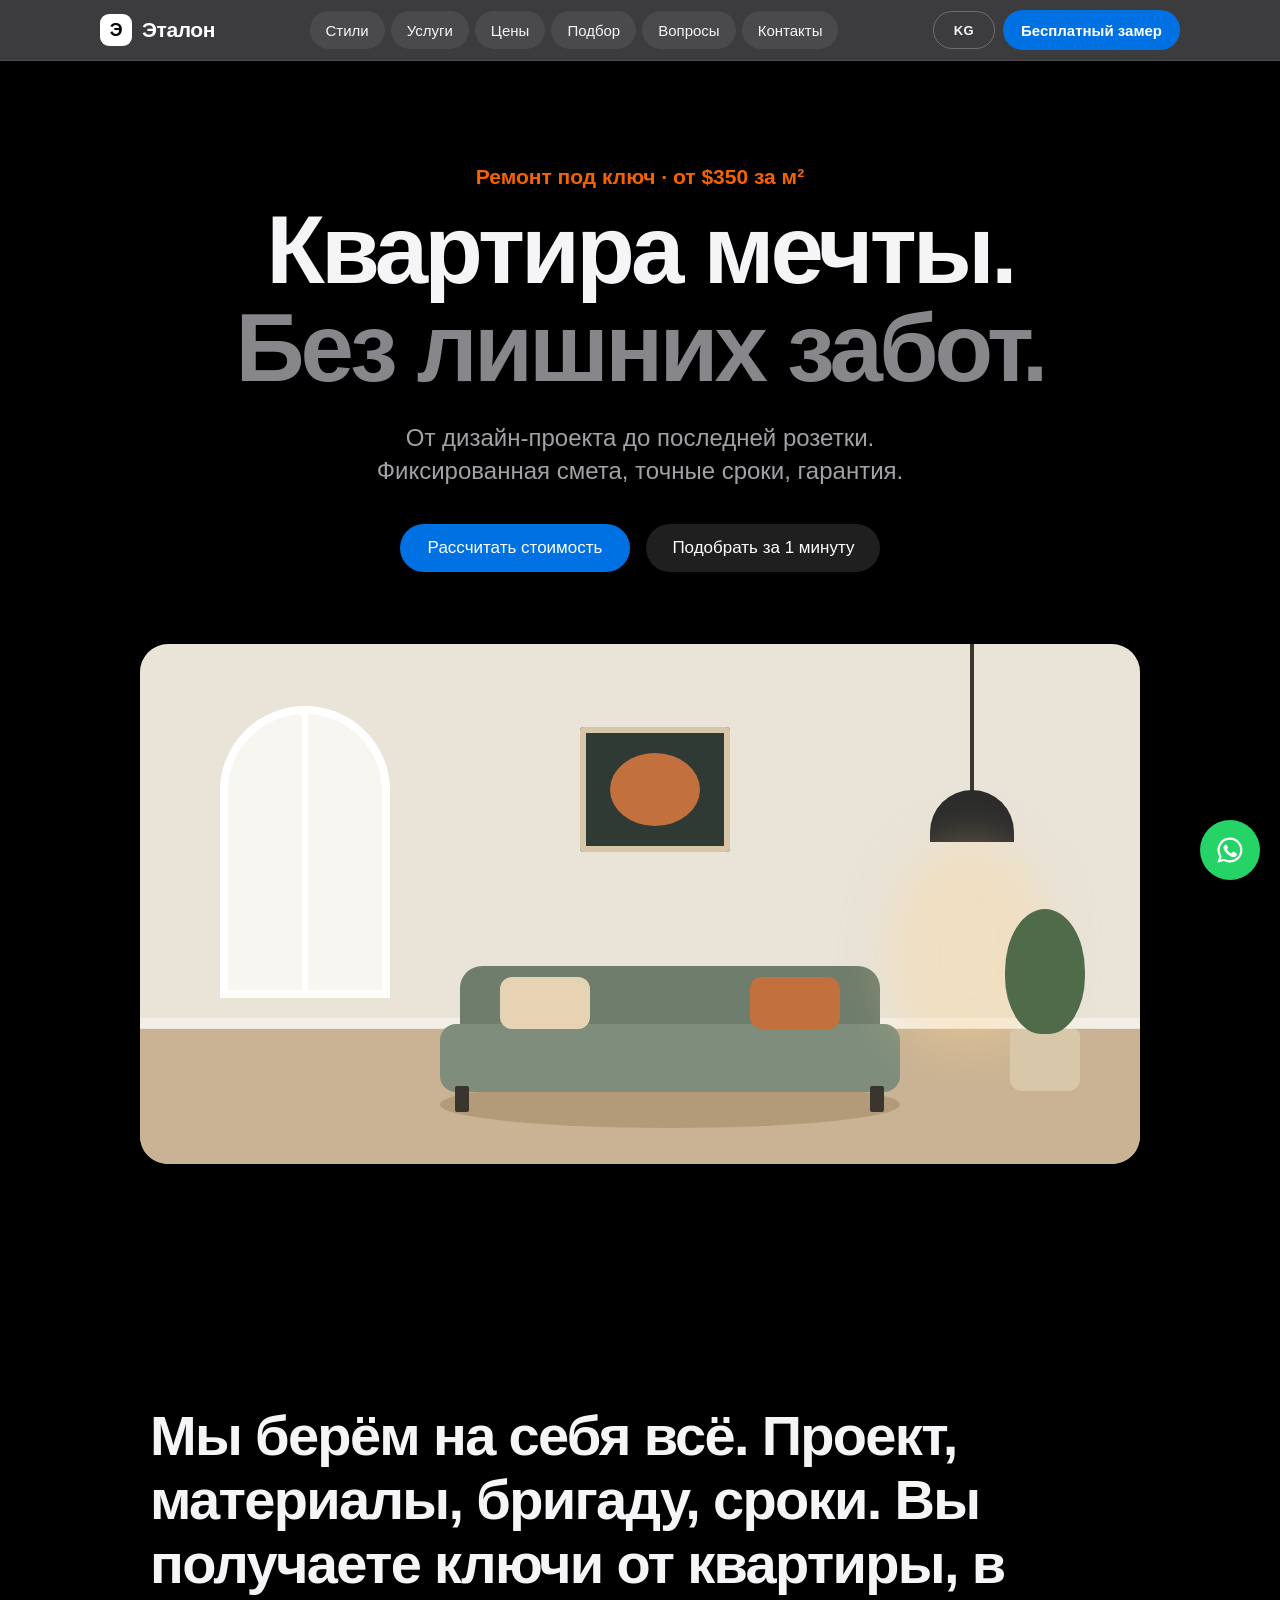
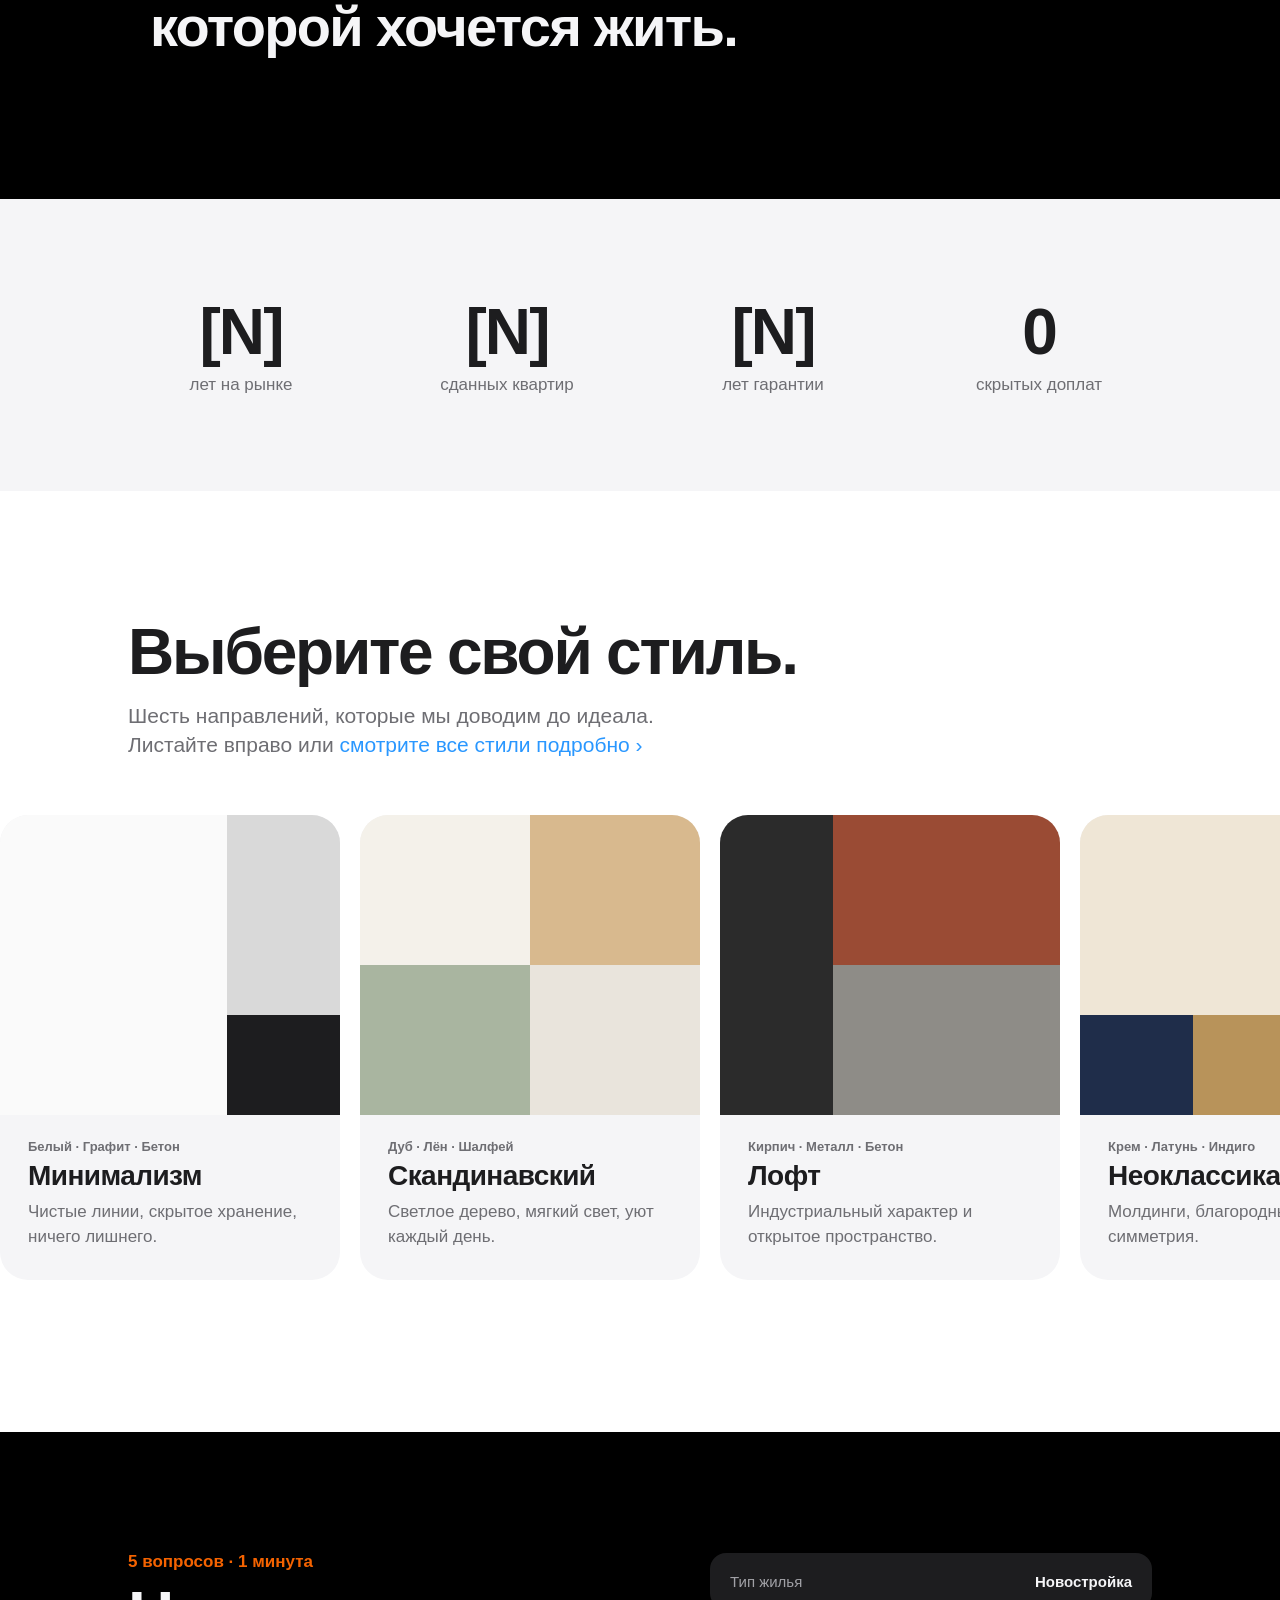
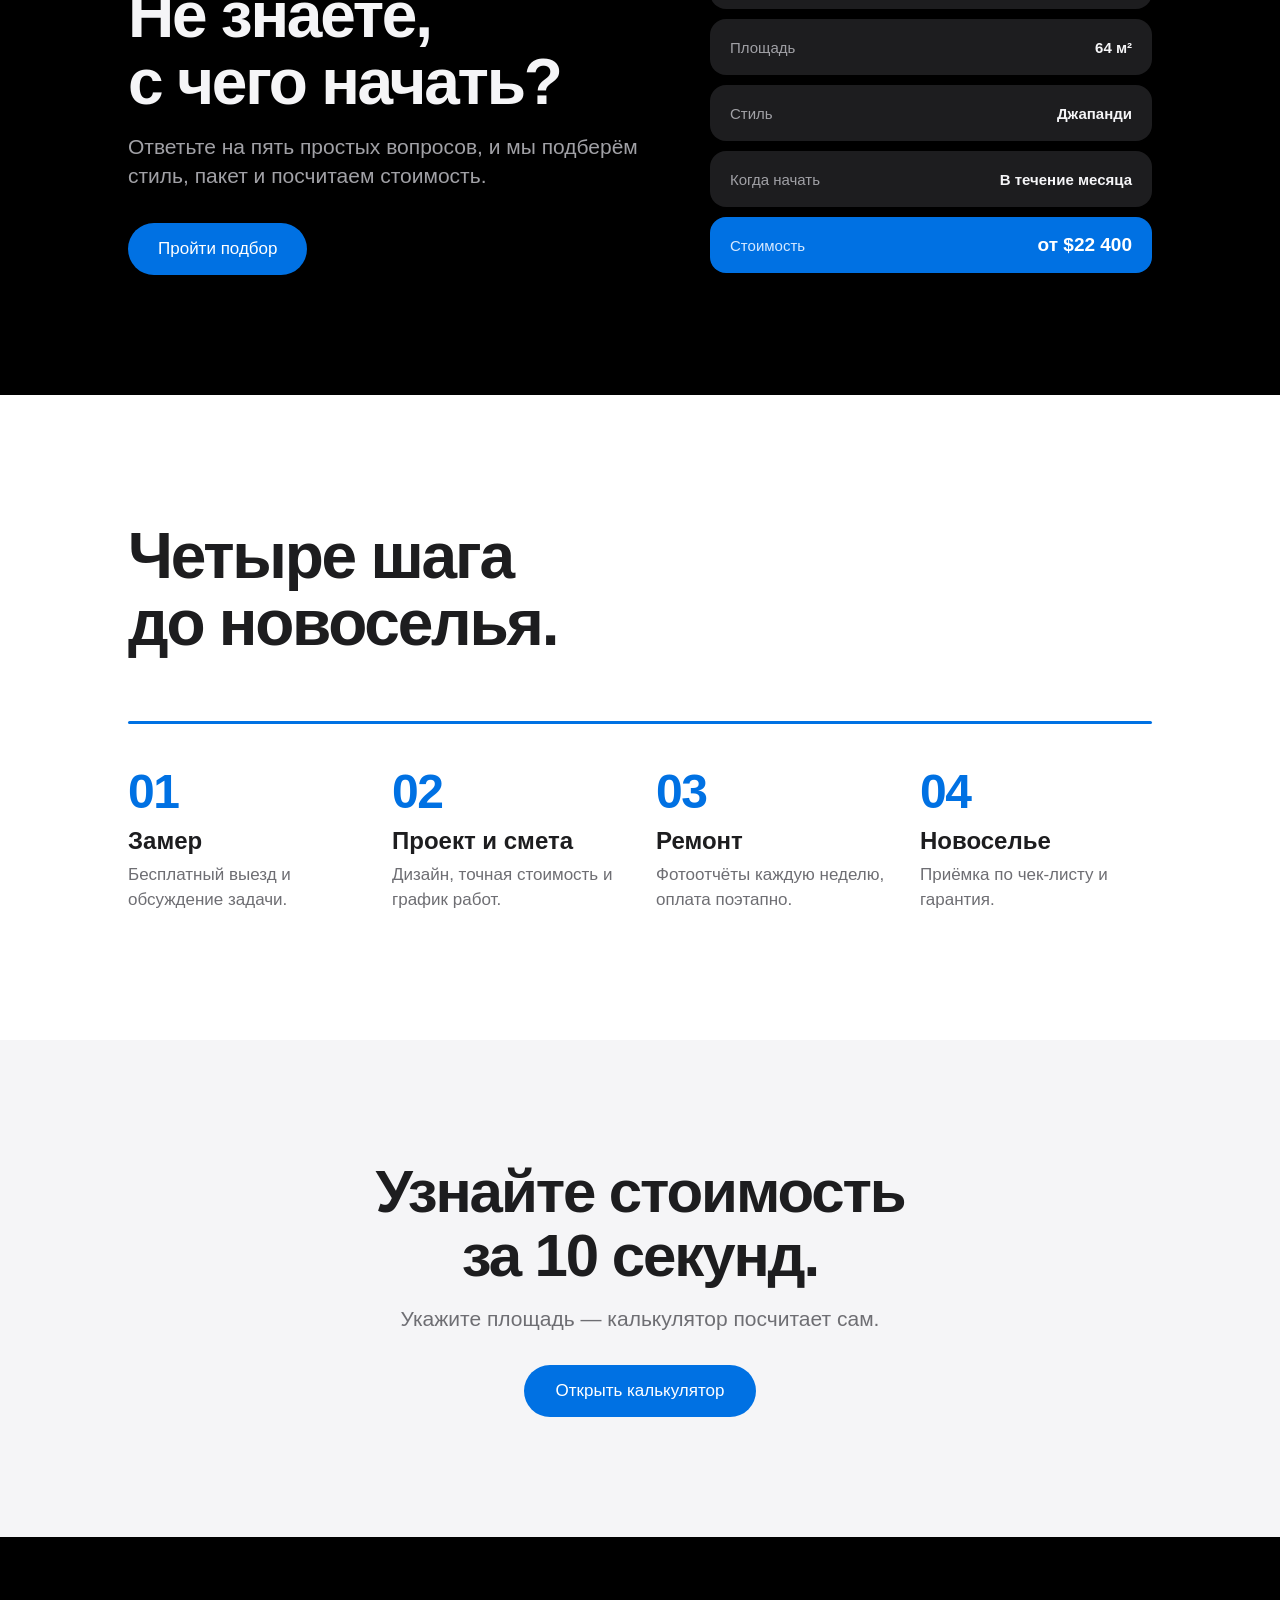
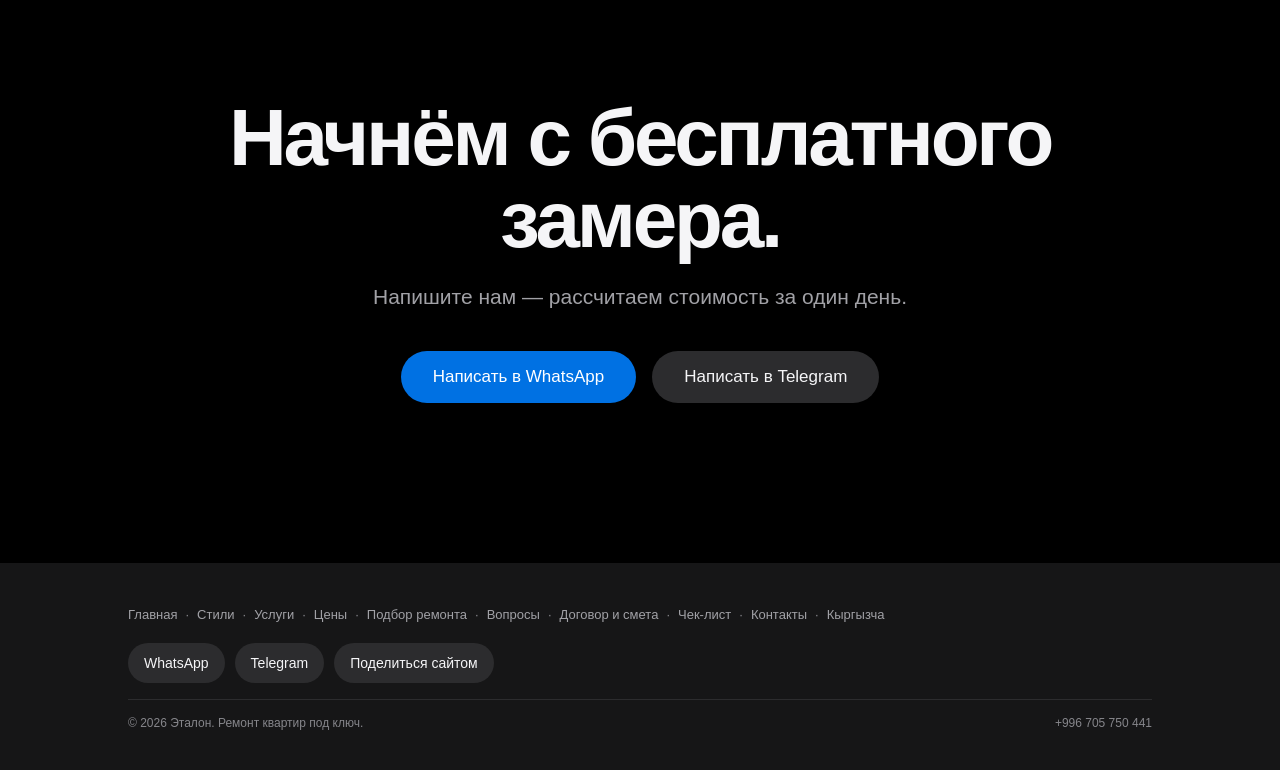
<file: index.html>
<!doctype html>
<html lang="ru">
<head>
<meta charset="utf-8">
<meta name="viewport" content="width=device-width, initial-scale=1, viewport-fit=cover">
<title>Эталон — ремонт квартир под ключ от $350 за м²</title>
<meta name="description" content="Ремонт квартир под ключ: дизайн-проект, черновые и чистовые работы, закупка материалов. Фиксированная смета, сроки в договоре, гарантия. От $350 за м².">
<link rel="canonical" href="https://pamir12.github.io/etalon/">
<link rel="alternate" hreflang="ru" href="https://pamir12.github.io/etalon/">
<link rel="alternate" hreflang="ky" href="https://pamir12.github.io/etalon/kg.html">
<meta property="og:title" content="Эталон — ремонт квартир под ключ от $350 за м²">
<meta property="og:description" content="Ремонт квартир под ключ: дизайн-проект, черновые и чистовые работы, закупка материалов. Фиксированная смета, сроки в договоре, гарантия. От $350 за м².">
<meta property="og:type" content="website">
<meta property="og:url" content="https://pamir12.github.io/etalon/">
<meta property="og:locale" content="ru_RU">
<meta property="og:site_name" content="Эталон">
<meta name="color-scheme" content="light dark">
<meta name="theme-color" content="#000000">
<link rel="icon" href="data:image/svg+xml,%3Csvg xmlns='http://www.w3.org/2000/svg' viewBox='0 0 64 64'%3E%3Crect width='64' height='64' rx='14' fill='%23000'/%3E%3Ctext x='32' y='45' font-family='Helvetica,Arial,sans-serif' font-size='38' font-weight='700' text-anchor='middle' fill='%23fff'%3EЭ%3C/text%3E%3C/svg%3E">
<script type="application/ld+json">{"@context":"https://schema.org","@type":"HomeAndConstructionBusiness","name":"Эталон","description":"Ремонт квартир под ключ: дизайн-проект, черновые и чистовые работы, закупка материалов, гарантия.","url":"https://pamir12.github.io/etalon/","telephone":"+996705750441","priceRange":"от $350 за м²","areaServed":{"@type":"Country","name":"Кыргызстан"},"sameAs":["https://t.me/+996705750441"]}</script>
<link rel="stylesheet" href="style.css?v=9">
</head>
<body>
<div class="page" style="font-family: -apple-system, BlinkMacSystemFont, 'SF Pro Display', 'Helvetica Neue', sans-serif; color: #1d1d1f; background: #ffffff; -webkit-font-smoothing: antialiased; overflow-x: hidden">
<nav class="topnav nav-in">
<div class="topnav-in">
<a class="logo" href="index.html"><span class="logo-mark" aria-hidden="true">Э</span>Эталон</a>
<div class="navlinks">
<a href="styles.html">Стили</a>
<a href="services.html">Услуги</a>
<a href="prices.html">Цены</a>
<a href="quiz.html">Подбор</a>
<a href="faq.html">Вопросы</a>
<a href="contacts.html">Контакты</a>
</div>
<div class="nav-right"><a class="lang" href="kg.html" lang="ky" aria-label="Кыргызча версия">KG</a><a class="btn nav-cta" href="contacts.html#booking">Бесплатный замер</a></div>
</div>
</nav>
<section id="top" style="background: #000000; color: #f5f5f7; text-align: center; padding: 104px 22px 120px">
<p class="hero-in d1" style="margin: 0 0 12px; font-size: 21px; font-weight: 600; color: #f56300">Ремонт под ключ · от $350 за м²</p>
<h1 class="hero-in d2" style="margin: 0 auto; max-width: 960px; font-size: clamp(48px, 9vw, 96px); line-height: 1.02; font-weight: 700; letter-spacing: -0.04em">Квартира мечты.<br><span style="color: #86868b">Без лишних забот.</span></h1>
<p class="hero-in d3" style="margin: 24px auto 0; max-width: 640px; font-size: clamp(19px, 2.4vw, 24px); line-height: 1.4; color: #a1a1a6">От дизайн-проекта до последней розетки. Фиксированная смета, точные сроки, гарантия.</p>
<div class="hero-in d4" style="display: flex; flex-wrap: wrap; justify-content: center; gap: 16px; margin-top: 36px">
<a class="btn" href="prices.html#calc" style="display: inline-flex; align-items: center; min-height: 48px; padding: 0 28px; border-radius: 980px; background: #0071e3; color: #ffffff; font-size: 17px">Рассчитать стоимость</a>
<a class="btn" href="quiz.html" style="display: inline-flex; align-items: center; min-height: 48px; padding: 0 26px; border-radius: 980px; background: rgba(255,255,255,.12); color: #ffffff; font-size: 17px">Подобрать за 1 минуту</a>
</div>

<div class="room" style="position: relative; max-width: 1000px; height: clamp(300px, 46vw, 520px); margin: 72px auto 0; border-radius: 28px; overflow: hidden; background: #e9e3d8">
<div class="pop d3" style="position: absolute; left: 0; right: 0; bottom: 0; height: 26%; background: #c9b394"></div>
<div class="pop d4" style="position: absolute; left: 0; right: 0; bottom: 26%; height: 2%; background: #f4efe6"></div>
<div class="drop d4" style="position: absolute; left: 8%; top: 12%; width: 17%; height: 56%; border-radius: 999px 999px 6px 6px; background: #f8f6f1; box-shadow: inset 0 0 0 8px #ffffff"></div>
<div class="drop d5" style="position: absolute; left: 16.2%; top: 12%; width: 0.6%; height: 56%; background: #ffffff"></div>
<div class="drop d6" style="position: absolute; left: 44%; top: 16%; width: 15%; height: 24%; border-radius: 4px; background: #2f3a35; box-shadow: inset 0 0 0 6px #d7c6a7"></div>
<div class="drop d7" style="position: absolute; left: 47%; top: 21%; width: 9%; height: 14%; border-radius: 50%; background: #c2703d"></div>
<div class="pop d6" style="position: absolute; left: 30%; bottom: 7%; width: 46%; height: 9%; border-radius: 50%; background: #b39b79"></div>
<div class="pop d7" style="position: absolute; left: 32%; bottom: 18%; width: 42%; height: 20%; border-radius: 22px 22px 8px 8px; background: #6f7d6c"></div>
<div class="pop d8" style="position: absolute; left: 30%; bottom: 14%; width: 46%; height: 13%; border-radius: 16px; background: #7f8e7c"></div>
<div class="pop d8" style="position: absolute; left: 31.5%; bottom: 10%; width: 1.4%; height: 5%; border-radius: 2px; background: #3b3530"></div>
<div class="pop d8" style="position: absolute; left: 73%; bottom: 10%; width: 1.4%; height: 5%; border-radius: 2px; background: #3b3530"></div>
<div class="pop d9" style="position: absolute; left: 36%; bottom: 26%; width: 9%; height: 10%; border-radius: 12px; background: #e6d3b3"></div>
<div class="pop d9" style="position: absolute; left: 61%; bottom: 26%; width: 9%; height: 10%; border-radius: 12px; background: #c2703d"></div>
<div class="drop d6" style="position: absolute; left: 83%; top: 0; width: 0.4%; height: 30%; background: #3b3530"></div>
<div class="drop d7" style="position: absolute; left: 79%; top: 28%; width: 8.4%; height: 10%; border-radius: 999px 999px 4px 4px; background: #2b2b2b"></div>
<div class="lamp-light" style="position: absolute; left: 75%; top: 38%; width: 16%; height: 40%; border-radius: 50% 50% 40% 40%; background: rgba(255,214,150,0.35); filter: blur(24px)"></div>
<div class="pop d9" style="position: absolute; left: 87%; bottom: 14%; width: 7%; height: 12%; border-radius: 6px 6px 12px 12px; background: #d9c7aa"></div>
<div class="leaf" style="position: absolute; left: 86.5%; bottom: 25%; width: 8%; height: 24%"><div class="pop d9" style="width: 100%; height: 100%; border-radius: 50% 50% 46% 46%; background: #4f6b4a"></div></div>
</div>
</section>
<section style="background: #000000; padding: 120px 22px 140px">
<p style="margin: 0 auto; max-width: 980px; font-size: clamp(32px, 4.6vw, 56px); line-height: 1.14; font-weight: 700; letter-spacing: -0.03em"><span class="ink" style="color: #f5f5f7">Мы берём на себя всё. </span><span class="ink" style="color: #f5f5f7">Проект, материалы, бригаду, сроки. </span><span class="ink" style="color: #f5f5f7">Вы получаете ключи </span><span class="ink" style="color: #f5f5f7">от квартиры, в которой хочется жить.</span></p>
</section>
<section style="background: #f5f5f7; padding: 96px 22px">
<div style="max-width: 1024px; margin: 0 auto; display: grid; grid-template-columns: repeat(auto-fit, minmax(200px, 1fr)); gap: 40px; text-align: center">
<div class="zoom"><p style="margin: 0; font-size: 64px; font-weight: 700; letter-spacing: -0.03em">[N]</p><p style="margin: 6px 0 0; font-size: 17px; color: #6e6e73">лет на рынке</p></div>
<div class="zoom"><p style="margin: 0; font-size: 64px; font-weight: 700; letter-spacing: -0.03em">[N]</p><p style="margin: 6px 0 0; font-size: 17px; color: #6e6e73">сданных квартир</p></div>
<div class="zoom"><p style="margin: 0; font-size: 64px; font-weight: 700; letter-spacing: -0.03em">[N]</p><p style="margin: 6px 0 0; font-size: 17px; color: #6e6e73">лет гарантии</p></div>
<div class="zoom"><p style="margin: 0; font-size: 64px; font-weight: 700; letter-spacing: -0.03em">0</p><p style="margin: 6px 0 0; font-size: 17px; color: #6e6e73">скрытых доплат</p></div>
</div>
</section>
<section id="styles" style="padding: 128px 0 120px; background: #ffffff">
<div style="max-width: 1024px; margin: 0 auto; padding: 0 22px">
<h2 class="reveal" style="margin: 0; font-size: clamp(40px, 6vw, 64px); line-height: 1.05; font-weight: 700; letter-spacing: -0.035em">Выберите свой стиль.</h2>
<p class="reveal-2" style="margin: 14px 0 0; max-width: 620px; font-size: 21px; line-height: 1.4; color: #6e6e73">Шесть направлений, которые мы доводим до идеала. Листайте вправо или <a href="styles.html">смотрите все стили подробно ›</a></p>
</div>
<div class="carousel" style="margin-top: 48px; display: flex; gap: 20px; overflow-x: auto; padding: 8px max(22px, calc((100% - 980px) / 2)) 32px">
<div class="card slide" style="flex: 0 0 min(340px, 82vw); border-radius: 28px; background: #f5f5f7; overflow: hidden"><div style="height: 300px; display: grid; grid-template-columns: 2fr 1fr; grid-template-rows: 2fr 1fr"><div style="background: #fafafa; grid-row: span 2"></div><div style="background: #d9d9d9"></div><div style="background: #1d1d1f"></div></div><div style="padding: 24px 28px 30px"><p style="margin: 0; font-size: 13px; font-weight: 600; color: #6e6e73">Белый · Графит · Бетон</p><h3 style="margin: 6px 0 0; font-size: 28px; font-weight: 700; letter-spacing: -0.02em">Минимализм</h3><p style="margin: 8px 0 0; font-size: 17px; line-height: 1.45; color: #6e6e73">Чистые линии, скрытое хранение, ничего лишнего.</p></div></div>
<div class="card slide" style="flex: 0 0 min(340px, 82vw); border-radius: 28px; background: #f5f5f7; overflow: hidden"><div style="height: 300px; display: grid; grid-template-columns: 1fr 1fr; grid-template-rows: 1fr 1fr"><div style="background: #f4f1ea"></div><div style="background: #d8b98e"></div><div style="background: #a9b5a0"></div><div style="background: #e9e4dc"></div></div><div style="padding: 24px 28px 30px"><p style="margin: 0; font-size: 13px; font-weight: 600; color: #6e6e73">Дуб · Лён · Шалфей</p><h3 style="margin: 6px 0 0; font-size: 28px; font-weight: 700; letter-spacing: -0.02em">Скандинавский</h3><p style="margin: 8px 0 0; font-size: 17px; line-height: 1.45; color: #6e6e73">Светлое дерево, мягкий свет, уют каждый день.</p></div></div>
<div class="card slide" style="flex: 0 0 min(340px, 82vw); border-radius: 28px; background: #f5f5f7; overflow: hidden"><div style="height: 300px; display: grid; grid-template-columns: 1fr 2fr; grid-template-rows: 1fr 1fr"><div style="background: #2b2b2b; grid-row: span 2"></div><div style="background: #9a4b34"></div><div style="background: #8e8c87"></div></div><div style="padding: 24px 28px 30px"><p style="margin: 0; font-size: 13px; font-weight: 600; color: #6e6e73">Кирпич · Металл · Бетон</p><h3 style="margin: 6px 0 0; font-size: 28px; font-weight: 700; letter-spacing: -0.02em">Лофт</h3><p style="margin: 8px 0 0; font-size: 17px; line-height: 1.45; color: #6e6e73">Индустриальный характер и открытое пространство.</p></div></div>
<div class="card slide" style="flex: 0 0 min(340px, 82vw); border-radius: 28px; background: #f5f5f7; overflow: hidden"><div style="height: 300px; display: grid; grid-template-columns: 1fr 1fr 1fr; grid-template-rows: 2fr 1fr"><div style="background: #efe6d6; grid-column: span 3"></div><div style="background: #1f2d4a"></div><div style="background: #b8935a"></div><div style="background: #d8cbb6"></div></div><div style="padding: 24px 28px 30px"><p style="margin: 0; font-size: 13px; font-weight: 600; color: #6e6e73">Крем · Латунь · Индиго</p><h3 style="margin: 6px 0 0; font-size: 28px; font-weight: 700; letter-spacing: -0.02em">Неоклассика</h3><p style="margin: 8px 0 0; font-size: 17px; line-height: 1.45; color: #6e6e73">Молдинги, благородные оттенки, симметрия.</p></div></div>
<div class="card slide" style="flex: 0 0 min(340px, 82vw); border-radius: 28px; background: #f5f5f7; overflow: hidden"><div style="height: 300px; display: grid; grid-template-columns: 1fr 1fr; grid-template-rows: 1fr 2fr"><div style="background: #e7dccb"></div><div style="background: #3a3631"></div><div style="background: #7a5a3e; grid-column: span 2"></div></div><div style="padding: 24px 28px 30px"><p style="margin: 0; font-size: 13px; font-weight: 600; color: #6e6e73">Орех · Песок · Уголь</p><h3 style="margin: 6px 0 0; font-size: 28px; font-weight: 700; letter-spacing: -0.02em">Джапанди</h3><p style="margin: 8px 0 0; font-size: 17px; line-height: 1.45; color: #6e6e73">Японская сдержанность и скандинавский комфорт.</p></div></div>
<div class="card slide" style="flex: 0 0 min(340px, 82vw); border-radius: 28px; background: #f5f5f7; overflow: hidden"><div style="height: 300px; display: grid; grid-template-columns: 2fr 1fr; grid-template-rows: 1fr 1fr"><div style="background: #3d3f44"></div><div style="background: #c9673f"></div><div style="background: #f2efea; grid-column: span 2"></div></div><div style="padding: 24px 28px 30px"><p style="margin: 0; font-size: 13px; font-weight: 600; color: #6e6e73">Графит · Терракота · Молоко</p><h3 style="margin: 6px 0 0; font-size: 28px; font-weight: 700; letter-spacing: -0.02em">Современный</h3><p style="margin: 8px 0 0; font-size: 17px; line-height: 1.45; color: #6e6e73">Актуальные материалы, умный дом, акцентный свет.</p></div></div>
</div>
</section>
<section style="padding: 120px 22px; background: #000000; color: #f5f5f7">
<div style="max-width: 1024px; margin: 0 auto; display: flex; flex-wrap: wrap; gap: 40px; align-items: center">
<div class="reveal" style="flex: 1 1 420px; min-width: 0">
<p style="margin: 0; font-size: 17px; font-weight: 600; color: #f56300">5 вопросов · 1 минута</p>
<h2 style="margin: 0; font-size: clamp(40px, 6vw, 64px); line-height: 1.05; font-weight: 700; letter-spacing: -0.035em; margin-top: 10px">Не знаете,<br>с чего начать?</h2>
<p style="margin: 16px 0 0; font-size: 21px; line-height: 1.4; color: #a1a1a6">Ответьте на пять простых вопросов, и мы подберём стиль, пакет и посчитаем стоимость.</p>
<a class="btn" href="quiz.html" style="display: inline-flex; align-items: center; justify-content: center; min-height: 52px; padding: 0 30px; border-radius: 980px; font-size: 17px; margin-top: 32px; background: #0071e3; color: #ffffff">Пройти подбор</a>
</div>
<div class="reveal-2" style="flex: 1 1 320px; min-width: 0; display: grid; gap: 10px">
<div class="quiz-peek">Тип жилья <span>Новостройка</span></div>
<div class="quiz-peek">Площадь <span>64 м²</span></div>
<div class="quiz-peek">Стиль <span>Джапанди</span></div>
<div class="quiz-peek">Когда начать <span>В течение месяца</span></div>
<div class="quiz-peek sel">Стоимость <span>от $22 400</span></div>
</div>
</div>
</section>
<section id="process" style="padding: 128px 22px; background: #ffffff">
<div style="max-width: 1024px; margin: 0 auto">
<h2 class="reveal" style="margin: 0; font-size: clamp(40px, 6vw, 64px); line-height: 1.05; font-weight: 700; letter-spacing: -0.035em">Четыре шага<br>до новоселья.</h2>
<div class="draw" style="margin-top: 64px; height: 3px; border-radius: 2px; background: #0071e3"></div>
<div style="margin-top: 40px; display: grid; grid-template-columns: repeat(auto-fit, minmax(210px, 1fr)); gap: 32px">
<div class="reveal"><p style="margin: 0; font-size: 48px; font-weight: 700; letter-spacing: -0.03em; color: #0071e3">01</p><h3 style="margin: 8px 0 0; font-size: 24px; font-weight: 600">Замер</h3><p style="margin: 8px 0 0; font-size: 17px; line-height: 1.45; color: #6e6e73">Бесплатный выезд и обсуждение задачи.</p></div>
<div class="reveal-2"><p style="margin: 0; font-size: 48px; font-weight: 700; letter-spacing: -0.03em; color: #0071e3">02</p><h3 style="margin: 8px 0 0; font-size: 24px; font-weight: 600">Проект и смета</h3><p style="margin: 8px 0 0; font-size: 17px; line-height: 1.45; color: #6e6e73">Дизайн, точная стоимость и график работ.</p></div>
<div class="reveal-3"><p style="margin: 0; font-size: 48px; font-weight: 700; letter-spacing: -0.03em; color: #0071e3">03</p><h3 style="margin: 8px 0 0; font-size: 24px; font-weight: 600">Ремонт</h3><p style="margin: 8px 0 0; font-size: 17px; line-height: 1.45; color: #6e6e73">Фотоотчёты каждую неделю, оплата поэтапно.</p></div>
<div class="reveal-3"><p style="margin: 0; font-size: 48px; font-weight: 700; letter-spacing: -0.03em; color: #0071e3">04</p><h3 style="margin: 8px 0 0; font-size: 24px; font-weight: 600">Новоселье</h3><p style="margin: 8px 0 0; font-size: 17px; line-height: 1.45; color: #6e6e73">Приёмка по чек-листу и гарантия.</p></div>
</div>
</div>
</section>
<section style="padding: 120px 22px; background: #f5f5f7; text-align: center">
<h2 class="zoom" style="margin: 0 auto; max-width: 820px; font-size: clamp(36px, 5.6vw, 60px); line-height: 1.06; font-weight: 700; letter-spacing: -0.035em">Узнайте стоимость<br>за 10 секунд.</h2>
<p class="reveal" style="margin: 16px auto 0; max-width: 540px; font-size: 21px; line-height: 1.4; color: #6e6e73">Укажите площадь — калькулятор посчитает сам.</p>
<a class="btn reveal-2" href="prices.html#calc" style="margin-top: 32px; display: inline-flex; align-items: center; min-height: 52px; padding: 0 32px; border-radius: 980px; background: #0071e3; color: #ffffff; font-size: 17px">Открыть калькулятор</a>
</section>
<section id="contact" style="padding: 160px 22px; background: #000000; color: #f5f5f7; text-align: center">
<h2 class="zoom" style="margin: 0 auto; max-width: 900px; font-size: clamp(44px, 7vw, 80px); line-height: 1.03; font-weight: 700; letter-spacing: -0.04em">Начнём с бесплатного замера.</h2>
<p class="reveal" style="margin: 20px auto 0; max-width: 560px; font-size: 21px; line-height: 1.4; color: #a1a1a6">Напишите нам — рассчитаем стоимость за один день.</p>
<div class="reveal-2" style="display: flex; flex-wrap: wrap; justify-content: center; gap: 16px; margin-top: 40px">
<a class="btn" href="https://wa.me/" style="display: inline-flex; align-items: center; min-height: 52px; padding: 0 32px; border-radius: 980px; background: #0071e3; color: #ffffff; font-size: 17px">Написать в WhatsApp</a>
<a class="btn" href="https://t.me/+996705750441" target="_blank" rel="noopener" style="display: inline-flex; align-items: center; min-height: 52px; padding: 0 32px; border-radius: 980px; background: #2c2c2e; color: #f5f5f7; font-size: 17px">Написать в Telegram</a>
</div>
</section>
<footer style="background: #161617; padding: 40px 22px">
<div style="max-width: 1024px; margin: 0 auto; display: flex; flex-direction: column; gap: 16px; font-size: 13px; color: #86868b">
<div style="display: flex; flex-wrap: wrap; gap: 8px; line-height: 1.8"><a href="index.html" style="color: #a1a1a6">Главная</a> · <a href="styles.html" style="color: #a1a1a6">Стили</a> · <a href="services.html" style="color: #a1a1a6">Услуги</a> · <a href="prices.html" style="color: #a1a1a6">Цены</a> · <a href="quiz.html" style="color: #a1a1a6">Подбор ремонта</a> · <a href="faq.html" style="color: #a1a1a6">Вопросы</a> · <a href="dogovor.html" style="color: #a1a1a6">Договор и смета</a> · <a href="checklist.html" style="color: #a1a1a6">Чек-лист</a> · <a href="contacts.html" style="color: #a1a1a6">Контакты</a> · <a href="kg.html" style="color: #a1a1a6">Кыргызча</a></div>
<div style="display: flex; flex-wrap: wrap; gap: 10px">
<a class="btn foot-btn" href="https://wa.me/">WhatsApp</a>
<a class="btn foot-btn" href="https://t.me/+996705750441" target="_blank" rel="noopener">Telegram</a>
<button class="btn foot-btn" type="button" data-share>Поделиться сайтом</button>
</div>
<div style="display: flex; flex-wrap: wrap; justify-content: space-between; gap: 12px; padding-top: 16px; border-top: 1px solid #2c2c2e; font-size: 12px">
<span>© 2026 Эталон. Ремонт квартир под ключ.</span>
<span>+996 705 750 441</span>
</div>
</div>
</footer>
</div>
<nav class="tabbar" aria-label="Разделы сайта"><a href="index.html" class="active" aria-current="page"><svg aria-hidden="true" width="24" height="24" viewBox="0 0 24 24" fill="none" stroke="currentColor" stroke-width="1.8" stroke-linecap="round" stroke-linejoin="round"><path d="M3 10.5 12 3l9 7.5"></path><path d="M5 9.5V21h14V9.5"></path><path d="M10 21v-6h4v6"></path></svg><span>Главная</span></a><a href="styles.html"><svg aria-hidden="true" width="24" height="24" viewBox="0 0 24 24" fill="none" stroke="currentColor" stroke-width="1.8" stroke-linecap="round" stroke-linejoin="round"><rect x="3" y="3" width="8" height="8" rx="2"></rect><rect x="13" y="3" width="8" height="8" rx="2"></rect><rect x="3" y="13" width="8" height="8" rx="2"></rect><rect x="13" y="13" width="8" height="8" rx="2"></rect></svg><span>Стили</span></a><a href="quiz.html"><svg aria-hidden="true" width="24" height="24" viewBox="0 0 24 24" fill="none" stroke="currentColor" stroke-width="1.8" stroke-linecap="round" stroke-linejoin="round"><path d="M12 3l2.3 4.7 5.2.8-3.8 3.7.9 5.2L12 15l-4.6 2.4.9-5.2-3.8-3.7 5.2-.8z"></path></svg><span>Подбор</span></a><a href="prices.html"><svg aria-hidden="true" width="24" height="24" viewBox="0 0 24 24" fill="none" stroke="currentColor" stroke-width="1.8" stroke-linecap="round" stroke-linejoin="round"><rect x="5" y="2" width="14" height="20" rx="3"></rect><path d="M8 6h8"></path><path d="M8 11h.01M12 11h.01M16 11h.01M8 15h.01M12 15h.01M16 15h.01M8 19h.01M12 19h.01M16 19h.01"></path></svg><span>Цены</span></a><a href="faq.html"><svg aria-hidden="true" width="24" height="24" viewBox="0 0 24 24" fill="none" stroke="currentColor" stroke-width="1.8" stroke-linecap="round" stroke-linejoin="round"><circle cx="12" cy="12" r="9"></circle><path d="M9.5 9a2.5 2.5 0 1 1 3.5 2.3c-.6.3-1 .9-1 1.6v.6"></path><path d="M12 17h.01"></path></svg><span>Вопросы</span></a><a href="contacts.html"><svg aria-hidden="true" width="24" height="24" viewBox="0 0 24 24" fill="none" stroke="currentColor" stroke-width="1.8" stroke-linecap="round" stroke-linejoin="round"><path d="M21 12a8.5 8.5 0 0 1-12.3 7.6L3 21l1.4-5.4A8.5 8.5 0 1 1 21 12z"></path></svg><span>Контакты</span></a></nav>
<button id="toTop" class="to-top" type="button" aria-label="Наверх"><svg aria-hidden="true" width="22" height="22" viewBox="0 0 24 24" fill="none" stroke="currentColor" stroke-width="2.2" stroke-linecap="round" stroke-linejoin="round"><path d="M12 19V5M5 12l7-7 7 7"></path></svg></button>
<a id="waFloat" class="wa-float" href="https://wa.me/" aria-label="Написать в WhatsApp"><svg aria-hidden="true" width="30" height="30" viewBox="0 0 24 24" fill="#ffffff"><path d="M12 2a10 10 0 0 0-8.6 15.1L2 22l5-1.3A10 10 0 1 0 12 2zm0 18.2a8.2 8.2 0 0 1-4.2-1.1l-.3-.2-3 .8.8-2.9-.2-.3A8.2 8.2 0 1 1 12 20.2zm4.5-6.1c-.2-.1-1.5-.7-1.7-.8-.2-.1-.4-.1-.6.1l-.8 1c-.1.2-.3.2-.5.1a6.7 6.7 0 0 1-3.3-2.9c-.2-.4.2-.4.7-1.3.1-.2 0-.3 0-.4l-.8-1.8c-.2-.5-.4-.4-.6-.4h-.5a1 1 0 0 0-.7.3 3 3 0 0 0-.9 2.2 5.2 5.2 0 0 0 1.1 2.7 11.8 11.8 0 0 0 4.5 4c1.7.7 2.3.8 3.2.6.5-.1 1.5-.6 1.7-1.2.2-.6.2-1.1.2-1.2-.1-.1-.3-.2-.5-.3z"></path></svg></a>
<script src="main.js?v=9"></script>
</body>
</html>
</file>
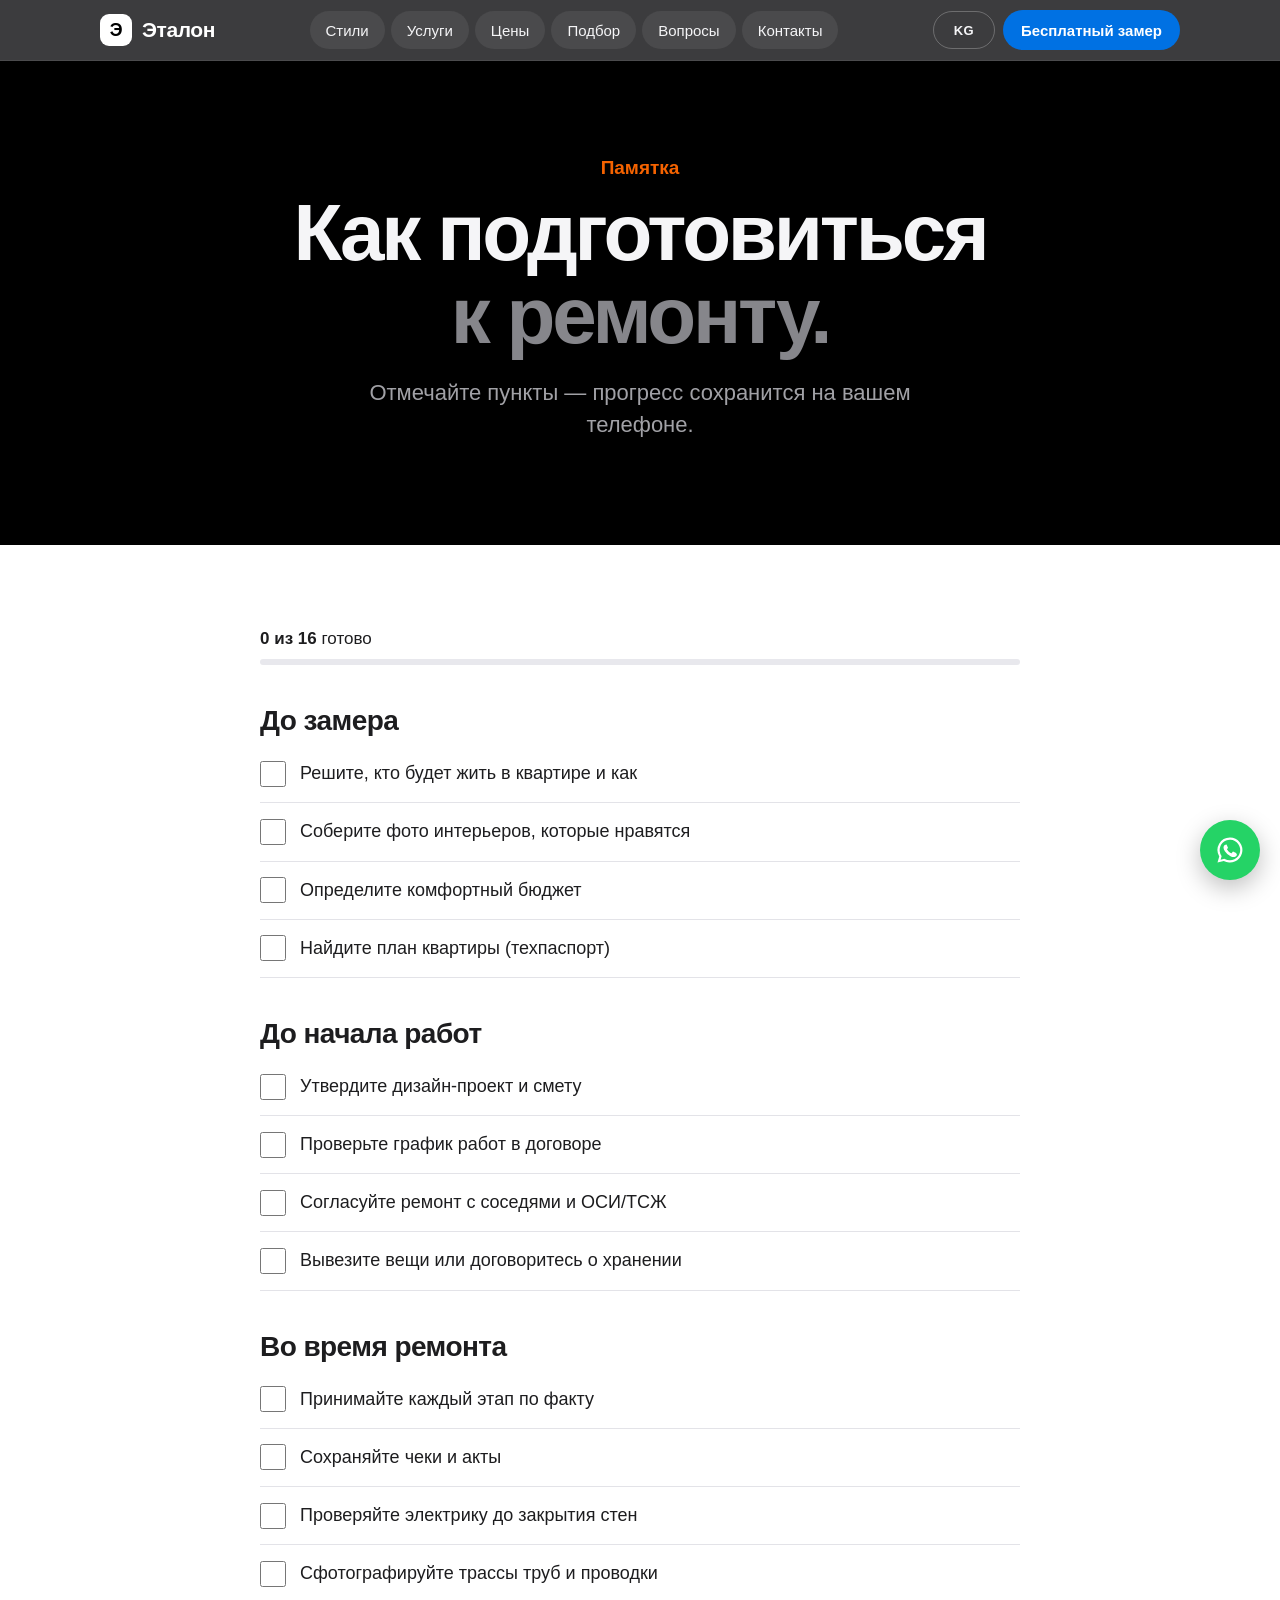
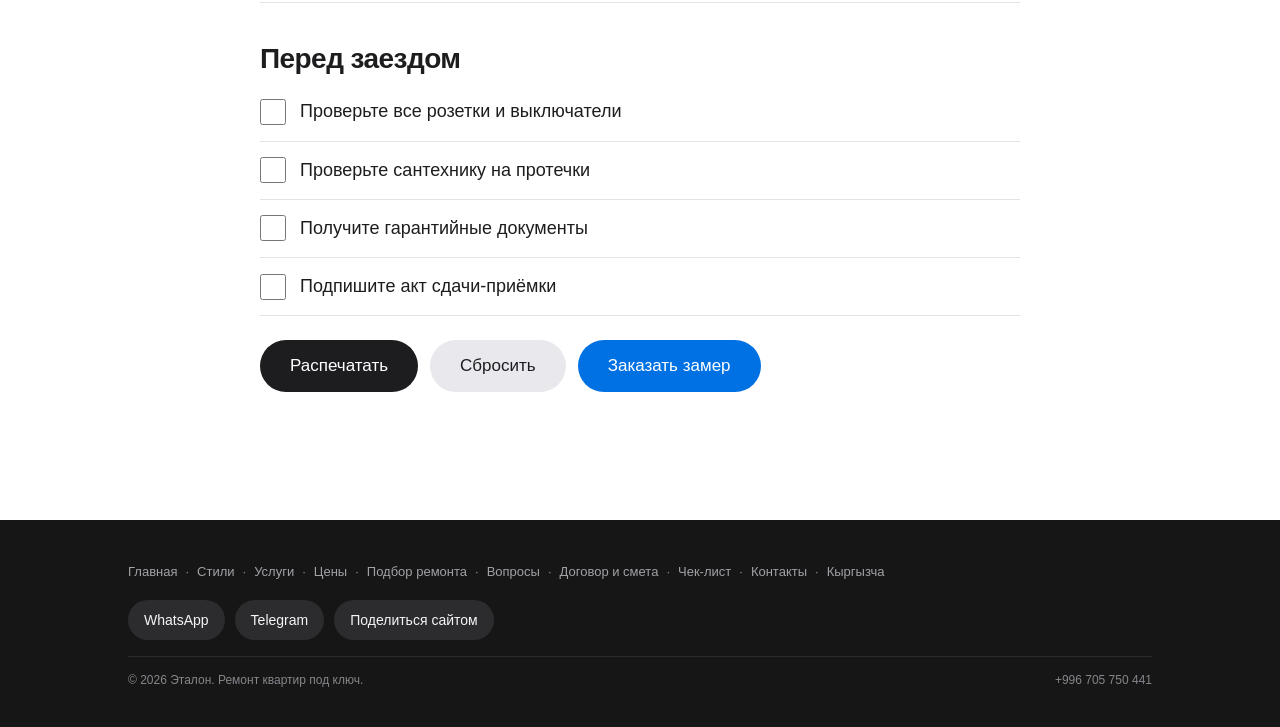
<file: checklist.html>
<!doctype html>
<html lang="ru">
<head>
<meta charset="utf-8">
<meta name="viewport" content="width=device-width, initial-scale=1, viewport-fit=cover">
<title>Чек-лист: как подготовиться к ремонту — Эталон</title>
<meta name="description" content="Бесплатная памятка: что сделать до замера, перед началом работ, во время ремонта и перед заездом.">
<link rel="canonical" href="https://pamir12.github.io/etalon/checklist.html">
<meta property="og:title" content="Чек-лист: как подготовиться к ремонту — Эталон">
<meta property="og:description" content="Бесплатная памятка: что сделать до замера, перед началом работ, во время ремонта и перед заездом.">
<meta property="og:type" content="website">
<meta property="og:url" content="https://pamir12.github.io/etalon/checklist.html">
<meta property="og:locale" content="ru_RU">
<meta property="og:site_name" content="Эталон">
<meta name="color-scheme" content="light dark">
<meta name="theme-color" content="#000000">
<link rel="icon" href="data:image/svg+xml,%3Csvg xmlns='http://www.w3.org/2000/svg' viewBox='0 0 64 64'%3E%3Crect width='64' height='64' rx='14' fill='%23000'/%3E%3Ctext x='32' y='45' font-family='Helvetica,Arial,sans-serif' font-size='38' font-weight='700' text-anchor='middle' fill='%23fff'%3EЭ%3C/text%3E%3C/svg%3E">
<link rel="stylesheet" href="style.css?v=9">
</head>
<body>
<div class="page" style="font-family: -apple-system, BlinkMacSystemFont, 'SF Pro Display', 'Helvetica Neue', sans-serif; color: #1d1d1f; background: #ffffff; -webkit-font-smoothing: antialiased; overflow-x: hidden">
<nav class="topnav nav-in">
<div class="topnav-in">
<a class="logo" href="index.html"><span class="logo-mark" aria-hidden="true">Э</span>Эталон</a>
<div class="navlinks">
<a href="styles.html">Стили</a>
<a href="services.html">Услуги</a>
<a href="prices.html">Цены</a>
<a href="quiz.html">Подбор</a>
<a href="faq.html">Вопросы</a>
<a href="contacts.html">Контакты</a>
</div>
<div class="nav-right"><a class="lang" href="kg.html" lang="ky" aria-label="Кыргызча версия">KG</a><a class="btn nav-cta" href="contacts.html#booking">Бесплатный замер</a></div>
</div>
</nav>
<section style="background: #000000; color: #f5f5f7; text-align: center; padding: 96px 22px 104px">
<p class="hero-in d1" style="margin: 0 0 12px; font-size: 19px; font-weight: 600; color: #f56300">Памятка</p>
<h1 class="hero-in d2" style="margin: 0 auto; max-width: 900px; font-size: clamp(44px, 8vw, 80px); line-height: 1.04; font-weight: 700; letter-spacing: -0.04em">Как подготовиться<br><span style="color: #86868b">к ремонту.</span></h1>
<p class="hero-in d3" style="margin: 20px auto 0; max-width: 620px; font-size: clamp(18px, 2.2vw, 22px); line-height: 1.45; color: #a1a1a6">Отмечайте пункты — прогресс сохранится на вашем телефоне.</p>
</section>
<section style="padding: 72px 22px 128px; background: #ffffff">
<div id="checklist" style="max-width: 760px; margin: 0 auto">
<div class="cl-progress"><p><b><span id="clDone">0</span> из <span id="clAll">16</span></b> готово</p><div class="qtrack"><div id="clBar" class="qbar"></div></div></div>
<div class="reveal cl-group"><h2>До замера</h2><ul><li><input type="checkbox" id="c1"><label for="c1">Решите, кто будет жить в квартире и как</label></li><li><input type="checkbox" id="c2"><label for="c2">Соберите фото интерьеров, которые нравятся</label></li><li><input type="checkbox" id="c3"><label for="c3">Определите комфортный бюджет</label></li><li><input type="checkbox" id="c4"><label for="c4">Найдите план квартиры (техпаспорт)</label></li></ul></div><div class="reveal cl-group"><h2>До начала работ</h2><ul><li><input type="checkbox" id="c5"><label for="c5">Утвердите дизайн-проект и смету</label></li><li><input type="checkbox" id="c6"><label for="c6">Проверьте график работ в договоре</label></li><li><input type="checkbox" id="c7"><label for="c7">Согласуйте ремонт с соседями и ОСИ/ТСЖ</label></li><li><input type="checkbox" id="c8"><label for="c8">Вывезите вещи или договоритесь о хранении</label></li></ul></div><div class="reveal cl-group"><h2>Во время ремонта</h2><ul><li><input type="checkbox" id="c9"><label for="c9">Принимайте каждый этап по факту</label></li><li><input type="checkbox" id="c10"><label for="c10">Сохраняйте чеки и акты</label></li><li><input type="checkbox" id="c11"><label for="c11">Проверяйте электрику до закрытия стен</label></li><li><input type="checkbox" id="c12"><label for="c12">Сфотографируйте трассы труб и проводки</label></li></ul></div><div class="reveal cl-group"><h2>Перед заездом</h2><ul><li><input type="checkbox" id="c13"><label for="c13">Проверьте все розетки и выключатели</label></li><li><input type="checkbox" id="c14"><label for="c14">Проверьте сантехнику на протечки</label></li><li><input type="checkbox" id="c15"><label for="c15">Получите гарантийные документы</label></li><li><input type="checkbox" id="c16"><label for="c16">Подпишите акт сдачи-приёмки</label></li></ul></div>
<div style="display: flex; flex-wrap: wrap; gap: 12px; margin-top: 24px">
<button id="clPrint" type="button" class="btn" style="display: inline-flex; align-items: center; justify-content: center; min-height: 52px; padding: 0 30px; border-radius: 980px; font-size: 17px; border: none; background: #1d1d1f; color: #ffffff; font-family: inherit; cursor: pointer">Распечатать</button>
<button id="clReset" type="button" class="btn" style="display: inline-flex; align-items: center; justify-content: center; min-height: 52px; padding: 0 30px; border-radius: 980px; font-size: 17px; border: none; background: #e8e8ed; color: #1d1d1f; font-family: inherit; cursor: pointer">Сбросить</button>
<a class="btn" data-wa="Здравствуйте! Посмотрел чек-лист на сайте, хочу заказать замер." href="https://wa.me/" style="display: inline-flex; align-items: center; justify-content: center; min-height: 52px; padding: 0 30px; border-radius: 980px; font-size: 17px; background: #0071e3; color: #ffffff">Заказать замер</a>
</div>
</div>
</section>
<footer style="background: #161617; padding: 40px 22px">
<div style="max-width: 1024px; margin: 0 auto; display: flex; flex-direction: column; gap: 16px; font-size: 13px; color: #86868b">
<div style="display: flex; flex-wrap: wrap; gap: 8px; line-height: 1.8"><a href="index.html" style="color: #a1a1a6">Главная</a> · <a href="styles.html" style="color: #a1a1a6">Стили</a> · <a href="services.html" style="color: #a1a1a6">Услуги</a> · <a href="prices.html" style="color: #a1a1a6">Цены</a> · <a href="quiz.html" style="color: #a1a1a6">Подбор ремонта</a> · <a href="faq.html" style="color: #a1a1a6">Вопросы</a> · <a href="dogovor.html" style="color: #a1a1a6">Договор и смета</a> · <a href="checklist.html" style="color: #a1a1a6">Чек-лист</a> · <a href="contacts.html" style="color: #a1a1a6">Контакты</a> · <a href="kg.html" style="color: #a1a1a6">Кыргызча</a></div>
<div style="display: flex; flex-wrap: wrap; gap: 10px">
<a class="btn foot-btn" href="https://wa.me/">WhatsApp</a>
<a class="btn foot-btn" href="https://t.me/+996705750441" target="_blank" rel="noopener">Telegram</a>
<button class="btn foot-btn" type="button" data-share>Поделиться сайтом</button>
</div>
<div style="display: flex; flex-wrap: wrap; justify-content: space-between; gap: 12px; padding-top: 16px; border-top: 1px solid #2c2c2e; font-size: 12px">
<span>© 2026 Эталон. Ремонт квартир под ключ.</span>
<span>+996 705 750 441</span>
</div>
</div>
</footer>
</div>
<nav class="tabbar" aria-label="Разделы сайта"><a href="index.html"><svg aria-hidden="true" width="24" height="24" viewBox="0 0 24 24" fill="none" stroke="currentColor" stroke-width="1.8" stroke-linecap="round" stroke-linejoin="round"><path d="M3 10.5 12 3l9 7.5"></path><path d="M5 9.5V21h14V9.5"></path><path d="M10 21v-6h4v6"></path></svg><span>Главная</span></a><a href="styles.html"><svg aria-hidden="true" width="24" height="24" viewBox="0 0 24 24" fill="none" stroke="currentColor" stroke-width="1.8" stroke-linecap="round" stroke-linejoin="round"><rect x="3" y="3" width="8" height="8" rx="2"></rect><rect x="13" y="3" width="8" height="8" rx="2"></rect><rect x="3" y="13" width="8" height="8" rx="2"></rect><rect x="13" y="13" width="8" height="8" rx="2"></rect></svg><span>Стили</span></a><a href="quiz.html"><svg aria-hidden="true" width="24" height="24" viewBox="0 0 24 24" fill="none" stroke="currentColor" stroke-width="1.8" stroke-linecap="round" stroke-linejoin="round"><path d="M12 3l2.3 4.7 5.2.8-3.8 3.7.9 5.2L12 15l-4.6 2.4.9-5.2-3.8-3.7 5.2-.8z"></path></svg><span>Подбор</span></a><a href="prices.html"><svg aria-hidden="true" width="24" height="24" viewBox="0 0 24 24" fill="none" stroke="currentColor" stroke-width="1.8" stroke-linecap="round" stroke-linejoin="round"><rect x="5" y="2" width="14" height="20" rx="3"></rect><path d="M8 6h8"></path><path d="M8 11h.01M12 11h.01M16 11h.01M8 15h.01M12 15h.01M16 15h.01M8 19h.01M12 19h.01M16 19h.01"></path></svg><span>Цены</span></a><a href="faq.html"><svg aria-hidden="true" width="24" height="24" viewBox="0 0 24 24" fill="none" stroke="currentColor" stroke-width="1.8" stroke-linecap="round" stroke-linejoin="round"><circle cx="12" cy="12" r="9"></circle><path d="M9.5 9a2.5 2.5 0 1 1 3.5 2.3c-.6.3-1 .9-1 1.6v.6"></path><path d="M12 17h.01"></path></svg><span>Вопросы</span></a><a href="contacts.html"><svg aria-hidden="true" width="24" height="24" viewBox="0 0 24 24" fill="none" stroke="currentColor" stroke-width="1.8" stroke-linecap="round" stroke-linejoin="round"><path d="M21 12a8.5 8.5 0 0 1-12.3 7.6L3 21l1.4-5.4A8.5 8.5 0 1 1 21 12z"></path></svg><span>Контакты</span></a></nav>
<button id="toTop" class="to-top" type="button" aria-label="Наверх"><svg aria-hidden="true" width="22" height="22" viewBox="0 0 24 24" fill="none" stroke="currentColor" stroke-width="2.2" stroke-linecap="round" stroke-linejoin="round"><path d="M12 19V5M5 12l7-7 7 7"></path></svg></button>
<a id="waFloat" class="wa-float" href="https://wa.me/" aria-label="Написать в WhatsApp"><svg aria-hidden="true" width="30" height="30" viewBox="0 0 24 24" fill="#ffffff"><path d="M12 2a10 10 0 0 0-8.6 15.1L2 22l5-1.3A10 10 0 1 0 12 2zm0 18.2a8.2 8.2 0 0 1-4.2-1.1l-.3-.2-3 .8.8-2.9-.2-.3A8.2 8.2 0 1 1 12 20.2zm4.5-6.1c-.2-.1-1.5-.7-1.7-.8-.2-.1-.4-.1-.6.1l-.8 1c-.1.2-.3.2-.5.1a6.7 6.7 0 0 1-3.3-2.9c-.2-.4.2-.4.7-1.3.1-.2 0-.3 0-.4l-.8-1.8c-.2-.5-.4-.4-.6-.4h-.5a1 1 0 0 0-.7.3 3 3 0 0 0-.9 2.2 5.2 5.2 0 0 0 1.1 2.7 11.8 11.8 0 0 0 4.5 4c1.7.7 2.3.8 3.2.6.5-.1 1.5-.6 1.7-1.2.2-.6.2-1.1.2-1.2-.1-.1-.3-.2-.5-.3z"></path></svg></a>
<script src="main.js?v=9"></script>
</body>
</html>
</file>
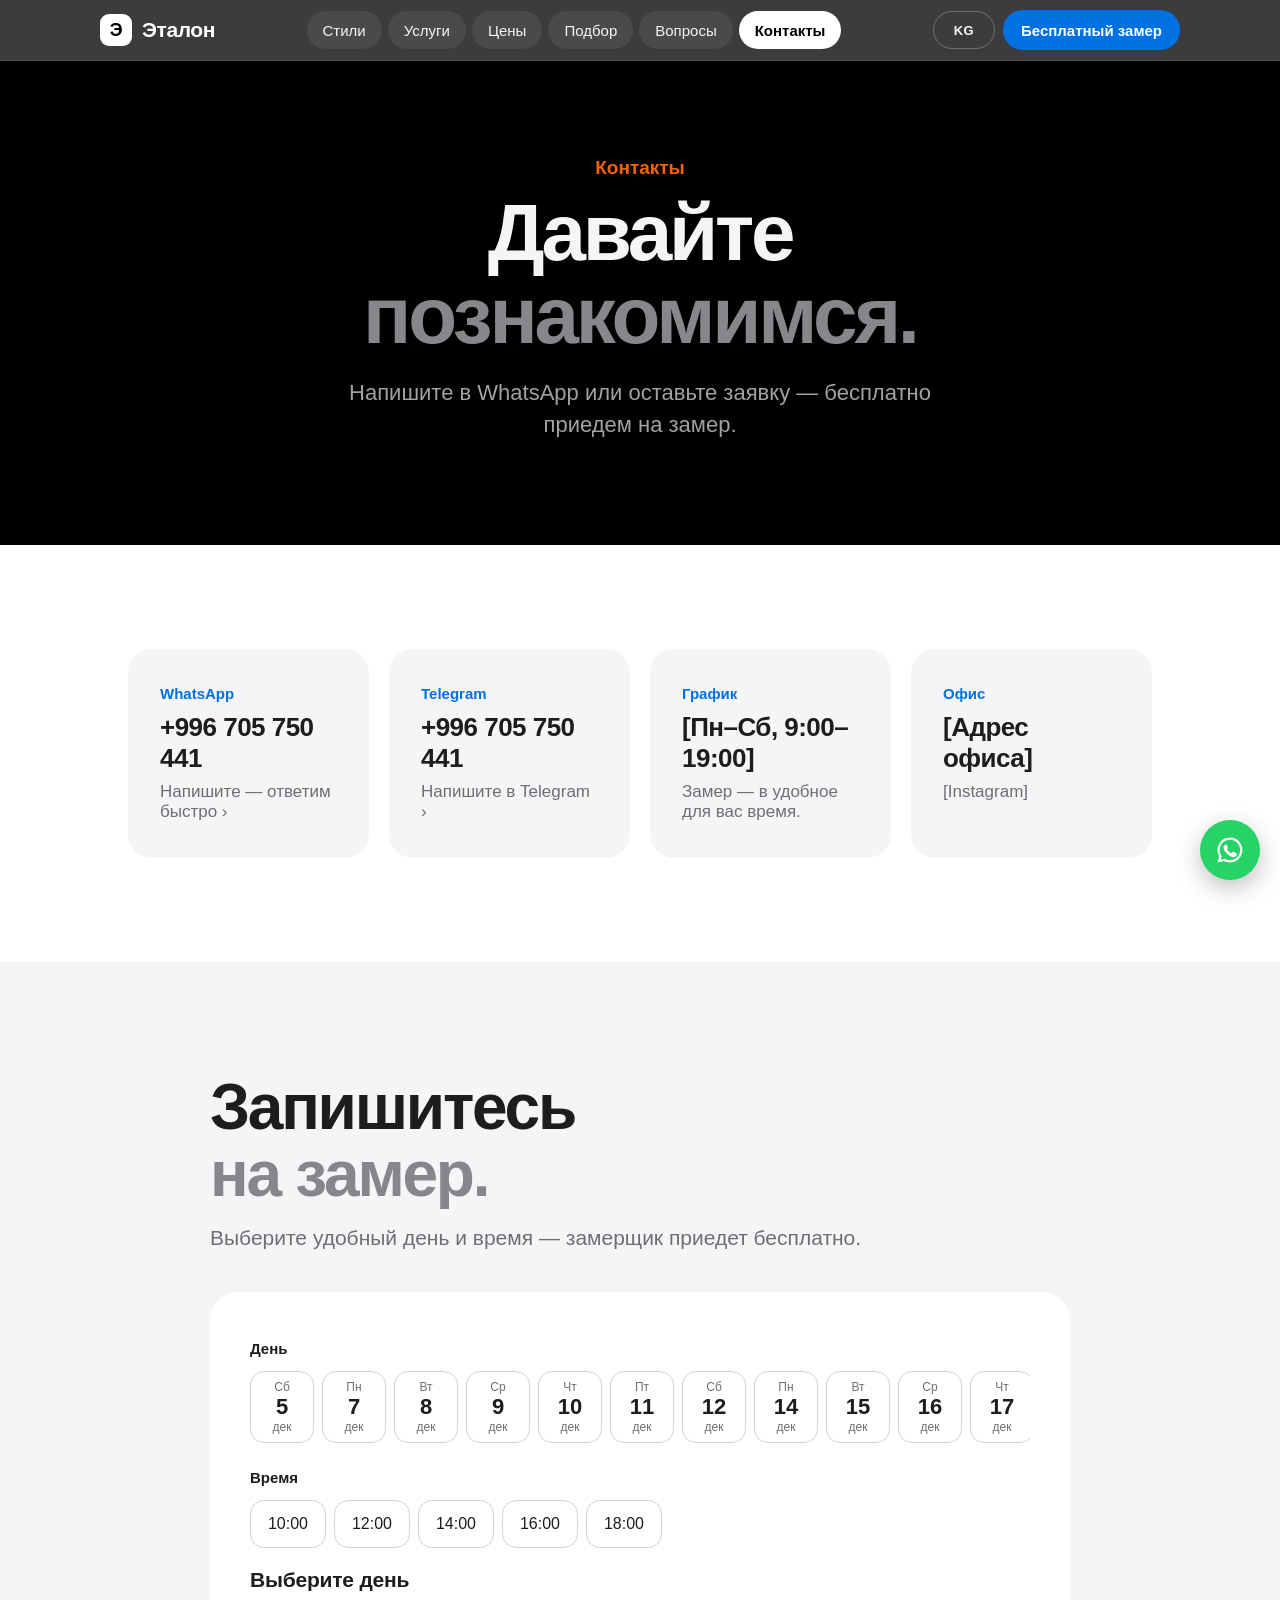
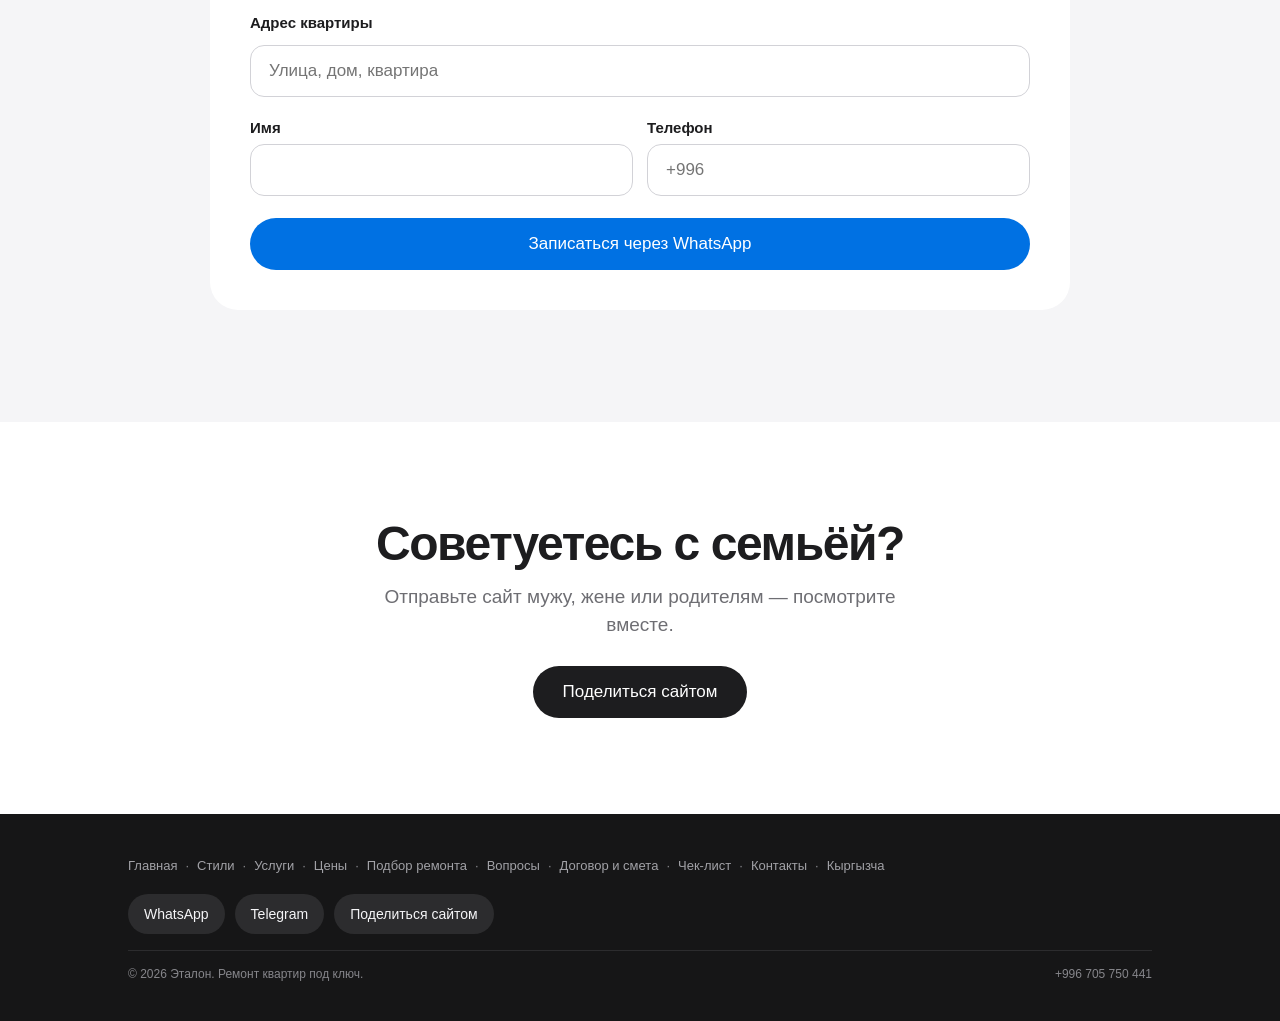
<file: contacts.html>
<!doctype html>
<html lang="ru">
<head>
<meta charset="utf-8">
<meta name="viewport" content="width=device-width, initial-scale=1, viewport-fit=cover">
<title>Контакты и запись на замер — Эталон</title>
<meta name="description" content="Запишитесь на бесплатный замер онлайн. WhatsApp и Telegram: +996 705 750 441.">
<link rel="canonical" href="https://pamir12.github.io/etalon/contacts.html">
<meta property="og:title" content="Контакты и запись на замер — Эталон">
<meta property="og:description" content="Запишитесь на бесплатный замер онлайн. WhatsApp и Telegram: +996 705 750 441.">
<meta property="og:type" content="website">
<meta property="og:url" content="https://pamir12.github.io/etalon/contacts.html">
<meta property="og:locale" content="ru_RU">
<meta property="og:site_name" content="Эталон">
<meta name="color-scheme" content="light dark">
<meta name="theme-color" content="#000000">
<link rel="icon" href="data:image/svg+xml,%3Csvg xmlns='http://www.w3.org/2000/svg' viewBox='0 0 64 64'%3E%3Crect width='64' height='64' rx='14' fill='%23000'/%3E%3Ctext x='32' y='45' font-family='Helvetica,Arial,sans-serif' font-size='38' font-weight='700' text-anchor='middle' fill='%23fff'%3EЭ%3C/text%3E%3C/svg%3E">
<link rel="stylesheet" href="style.css?v=9">
</head>
<body>
<div class="page" style="font-family: -apple-system, BlinkMacSystemFont, 'SF Pro Display', 'Helvetica Neue', sans-serif; color: #1d1d1f; background: #ffffff; -webkit-font-smoothing: antialiased; overflow-x: hidden">
<nav class="topnav nav-in">
<div class="topnav-in">
<a class="logo" href="index.html"><span class="logo-mark" aria-hidden="true">Э</span>Эталон</a>
<div class="navlinks">
<a href="styles.html">Стили</a>
<a href="services.html">Услуги</a>
<a href="prices.html">Цены</a>
<a href="quiz.html">Подбор</a>
<a href="faq.html">Вопросы</a>
<a href="contacts.html" class="active" aria-current="page">Контакты</a>
</div>
<div class="nav-right"><a class="lang" href="kg.html" lang="ky" aria-label="Кыргызча версия">KG</a><a class="btn nav-cta" href="contacts.html#booking">Бесплатный замер</a></div>
</div>
</nav>
<section style="background: #000000; color: #f5f5f7; text-align: center; padding: 96px 22px 104px">
<p class="hero-in d1" style="margin: 0 0 12px; font-size: 19px; font-weight: 600; color: #f56300">Контакты</p>
<h1 class="hero-in d2" style="margin: 0 auto; max-width: 900px; font-size: clamp(44px, 8vw, 80px); line-height: 1.04; font-weight: 700; letter-spacing: -0.04em">Давайте<br><span style="color: #86868b">познакомимся.</span></h1>
<p class="hero-in d3" style="margin: 20px auto 0; max-width: 620px; font-size: clamp(18px, 2.2vw, 22px); line-height: 1.45; color: #a1a1a6">Напишите в WhatsApp или оставьте заявку — бесплатно приедем на замер.</p>
</section>
<section style="padding: 104px 22px; background: #ffffff">
<div style="max-width: 1024px; margin: 0 auto; display: grid; grid-template-columns: repeat(auto-fit, minmax(240px, 1fr)); gap: 20px">
<a class="reveal card" data-wa="Здравствуйте! Интересует ремонт квартиры под ключ." href="https://wa.me/" style="display: block; background: #f5f5f7; border-radius: 24px; padding: 36px 32px; color: #1d1d1f; text-decoration: none"><p style="margin: 0; font-size: 15px; font-weight: 600; color: #0071e3">WhatsApp</p><h3 style="margin: 10px 0 0; font-size: 26px; font-weight: 700; letter-spacing: -0.02em">+996 705 750 441</h3><p style="margin: 8px 0 0; font-size: 17px; color: #6e6e73">Напишите — ответим быстро ›</p></a>
<a class="reveal-2 card" href="https://t.me/+996705750441" target="_blank" rel="noopener" style="display: block; background: #f5f5f7; border-radius: 24px; padding: 36px 32px; color: #1d1d1f; text-decoration: none"><p style="margin: 0; font-size: 15px; font-weight: 600; color: #0071e3">Telegram</p><h3 style="margin: 10px 0 0; font-size: 26px; font-weight: 700; letter-spacing: -0.02em">+996 705 750 441</h3><p style="margin: 8px 0 0; font-size: 17px; color: #6e6e73">Напишите в Telegram ›</p></a>
<div class="reveal-2 card" style="background: #f5f5f7; border-radius: 24px; padding: 36px 32px"><p style="margin: 0; font-size: 15px; font-weight: 600; color: #0071e3">График</p><h3 style="margin: 10px 0 0; font-size: 26px; font-weight: 700; letter-spacing: -0.02em">[Пн–Сб, 9:00–19:00]</h3><p style="margin: 8px 0 0; font-size: 17px; color: #6e6e73">Замер — в удобное для вас время.</p></div>
<div class="reveal-3 card" style="background: #f5f5f7; border-radius: 24px; padding: 36px 32px"><p style="margin: 0; font-size: 15px; font-weight: 600; color: #0071e3">Офис</p><h3 style="margin: 10px 0 0; font-size: 26px; font-weight: 700; letter-spacing: -0.02em">[Адрес офиса]</h3><p style="margin: 8px 0 0; font-size: 17px; color: #6e6e73">[Instagram]</p></div>
</div>
</section>
<section id="booking" style="padding: 112px 22px; background: #f5f5f7">
<div style="max-width: 860px; margin: 0 auto">
<h2 class="reveal" style="margin: 0; font-size: clamp(40px, 6vw, 64px); line-height: 1.05; font-weight: 700; letter-spacing: -0.035em">Запишитесь<br><span style="color: #86868b">на замер.</span></h2>
<p class="reveal-2" style="margin: 14px 0 0; font-size: 21px; line-height: 1.4; color: #6e6e73">Выберите удобный день и время — замерщик приедет бесплатно.</p>
<form id="bkForm" class="reveal" style="margin-top: 40px; background: #ffffff; border-radius: 28px; padding: clamp(22px, 4vw, 40px); display: grid; gap: 14px">
<p class="bk-label">День</p>
<div id="bkDays" class="slots days" role="group" aria-label="День замера"></div>
<p class="bk-label">Время</p>
<div id="bkTimes" class="slots" role="group" aria-label="Время замера"></div>
<p id="bkPicked" style="margin: 6px 0 0; font-size: 21px; font-weight: 700; letter-spacing: -0.01em">Выберите день</p>
<label for="bkAddr" class="bk-label">Адрес квартиры</label>
<input id="bkAddr" class="field" type="text" autocomplete="street-address" placeholder="Улица, дом, квартира" required>
<div style="display: grid; grid-template-columns: repeat(auto-fit, minmax(200px, 1fr)); gap: 14px">
<div style="display: grid; gap: 8px"><label for="bkName" class="bk-label">Имя</label><input id="bkName" class="field" type="text" autocomplete="name" required></div>
<div style="display: grid; gap: 8px"><label for="bkPhone" class="bk-label">Телефон</label><input id="bkPhone" class="field" type="tel" autocomplete="tel" placeholder="+996" required></div>
</div>
<button class="btn" type="submit" style="display: inline-flex; align-items: center; justify-content: center; min-height: 52px; padding: 0 30px; border-radius: 980px; font-size: 17px; margin-top: 8px; border: none; background: #0071e3; color: #ffffff; font-family: inherit; cursor: pointer">Записаться через WhatsApp</button>
</form>
</div>
</section>
<section style="padding: 96px 22px; background: #ffffff; text-align: center">
<h2 class="reveal" style="margin: 0; font-size: clamp(32px, 4.6vw, 48px); line-height: 1.1; font-weight: 700; letter-spacing: -0.03em">Советуетесь с семьёй?</h2>
<p class="reveal-2" style="margin: 12px auto 0; max-width: 520px; font-size: 19px; line-height: 1.45; color: #6e6e73">Отправьте сайт мужу, жене или родителям — посмотрите вместе.</p>
<button class="btn reveal-2" type="button" data-share style="display: inline-flex; align-items: center; justify-content: center; min-height: 52px; padding: 0 30px; border-radius: 980px; font-size: 17px; margin-top: 28px; border: none; background: #1d1d1f; color: #ffffff; font-family: inherit; cursor: pointer">Поделиться сайтом</button>
</section>
<footer style="background: #161617; padding: 40px 22px">
<div style="max-width: 1024px; margin: 0 auto; display: flex; flex-direction: column; gap: 16px; font-size: 13px; color: #86868b">
<div style="display: flex; flex-wrap: wrap; gap: 8px; line-height: 1.8"><a href="index.html" style="color: #a1a1a6">Главная</a> · <a href="styles.html" style="color: #a1a1a6">Стили</a> · <a href="services.html" style="color: #a1a1a6">Услуги</a> · <a href="prices.html" style="color: #a1a1a6">Цены</a> · <a href="quiz.html" style="color: #a1a1a6">Подбор ремонта</a> · <a href="faq.html" style="color: #a1a1a6">Вопросы</a> · <a href="dogovor.html" style="color: #a1a1a6">Договор и смета</a> · <a href="checklist.html" style="color: #a1a1a6">Чек-лист</a> · <a href="contacts.html" style="color: #a1a1a6">Контакты</a> · <a href="kg.html" style="color: #a1a1a6">Кыргызча</a></div>
<div style="display: flex; flex-wrap: wrap; gap: 10px">
<a class="btn foot-btn" href="https://wa.me/">WhatsApp</a>
<a class="btn foot-btn" href="https://t.me/+996705750441" target="_blank" rel="noopener">Telegram</a>
<button class="btn foot-btn" type="button" data-share>Поделиться сайтом</button>
</div>
<div style="display: flex; flex-wrap: wrap; justify-content: space-between; gap: 12px; padding-top: 16px; border-top: 1px solid #2c2c2e; font-size: 12px">
<span>© 2026 Эталон. Ремонт квартир под ключ.</span>
<span>+996 705 750 441</span>
</div>
</div>
</footer>
</div>
<nav class="tabbar" aria-label="Разделы сайта"><a href="index.html"><svg aria-hidden="true" width="24" height="24" viewBox="0 0 24 24" fill="none" stroke="currentColor" stroke-width="1.8" stroke-linecap="round" stroke-linejoin="round"><path d="M3 10.5 12 3l9 7.5"></path><path d="M5 9.5V21h14V9.5"></path><path d="M10 21v-6h4v6"></path></svg><span>Главная</span></a><a href="styles.html"><svg aria-hidden="true" width="24" height="24" viewBox="0 0 24 24" fill="none" stroke="currentColor" stroke-width="1.8" stroke-linecap="round" stroke-linejoin="round"><rect x="3" y="3" width="8" height="8" rx="2"></rect><rect x="13" y="3" width="8" height="8" rx="2"></rect><rect x="3" y="13" width="8" height="8" rx="2"></rect><rect x="13" y="13" width="8" height="8" rx="2"></rect></svg><span>Стили</span></a><a href="quiz.html"><svg aria-hidden="true" width="24" height="24" viewBox="0 0 24 24" fill="none" stroke="currentColor" stroke-width="1.8" stroke-linecap="round" stroke-linejoin="round"><path d="M12 3l2.3 4.7 5.2.8-3.8 3.7.9 5.2L12 15l-4.6 2.4.9-5.2-3.8-3.7 5.2-.8z"></path></svg><span>Подбор</span></a><a href="prices.html"><svg aria-hidden="true" width="24" height="24" viewBox="0 0 24 24" fill="none" stroke="currentColor" stroke-width="1.8" stroke-linecap="round" stroke-linejoin="round"><rect x="5" y="2" width="14" height="20" rx="3"></rect><path d="M8 6h8"></path><path d="M8 11h.01M12 11h.01M16 11h.01M8 15h.01M12 15h.01M16 15h.01M8 19h.01M12 19h.01M16 19h.01"></path></svg><span>Цены</span></a><a href="faq.html"><svg aria-hidden="true" width="24" height="24" viewBox="0 0 24 24" fill="none" stroke="currentColor" stroke-width="1.8" stroke-linecap="round" stroke-linejoin="round"><circle cx="12" cy="12" r="9"></circle><path d="M9.5 9a2.5 2.5 0 1 1 3.5 2.3c-.6.3-1 .9-1 1.6v.6"></path><path d="M12 17h.01"></path></svg><span>Вопросы</span></a><a href="contacts.html" class="active" aria-current="page"><svg aria-hidden="true" width="24" height="24" viewBox="0 0 24 24" fill="none" stroke="currentColor" stroke-width="1.8" stroke-linecap="round" stroke-linejoin="round"><path d="M21 12a8.5 8.5 0 0 1-12.3 7.6L3 21l1.4-5.4A8.5 8.5 0 1 1 21 12z"></path></svg><span>Контакты</span></a></nav>
<button id="toTop" class="to-top" type="button" aria-label="Наверх"><svg aria-hidden="true" width="22" height="22" viewBox="0 0 24 24" fill="none" stroke="currentColor" stroke-width="2.2" stroke-linecap="round" stroke-linejoin="round"><path d="M12 19V5M5 12l7-7 7 7"></path></svg></button>
<a id="waFloat" class="wa-float" href="https://wa.me/" aria-label="Написать в WhatsApp"><svg aria-hidden="true" width="30" height="30" viewBox="0 0 24 24" fill="#ffffff"><path d="M12 2a10 10 0 0 0-8.6 15.1L2 22l5-1.3A10 10 0 1 0 12 2zm0 18.2a8.2 8.2 0 0 1-4.2-1.1l-.3-.2-3 .8.8-2.9-.2-.3A8.2 8.2 0 1 1 12 20.2zm4.5-6.1c-.2-.1-1.5-.7-1.7-.8-.2-.1-.4-.1-.6.1l-.8 1c-.1.2-.3.2-.5.1a6.7 6.7 0 0 1-3.3-2.9c-.2-.4.2-.4.7-1.3.1-.2 0-.3 0-.4l-.8-1.8c-.2-.5-.4-.4-.6-.4h-.5a1 1 0 0 0-.7.3 3 3 0 0 0-.9 2.2 5.2 5.2 0 0 0 1.1 2.7 11.8 11.8 0 0 0 4.5 4c1.7.7 2.3.8 3.2.6.5-.1 1.5-.6 1.7-1.2.2-.6.2-1.1.2-1.2-.1-.1-.3-.2-.5-.3z"></path></svg></a>
<script src="main.js?v=9"></script>
</body>
</html>
</file>
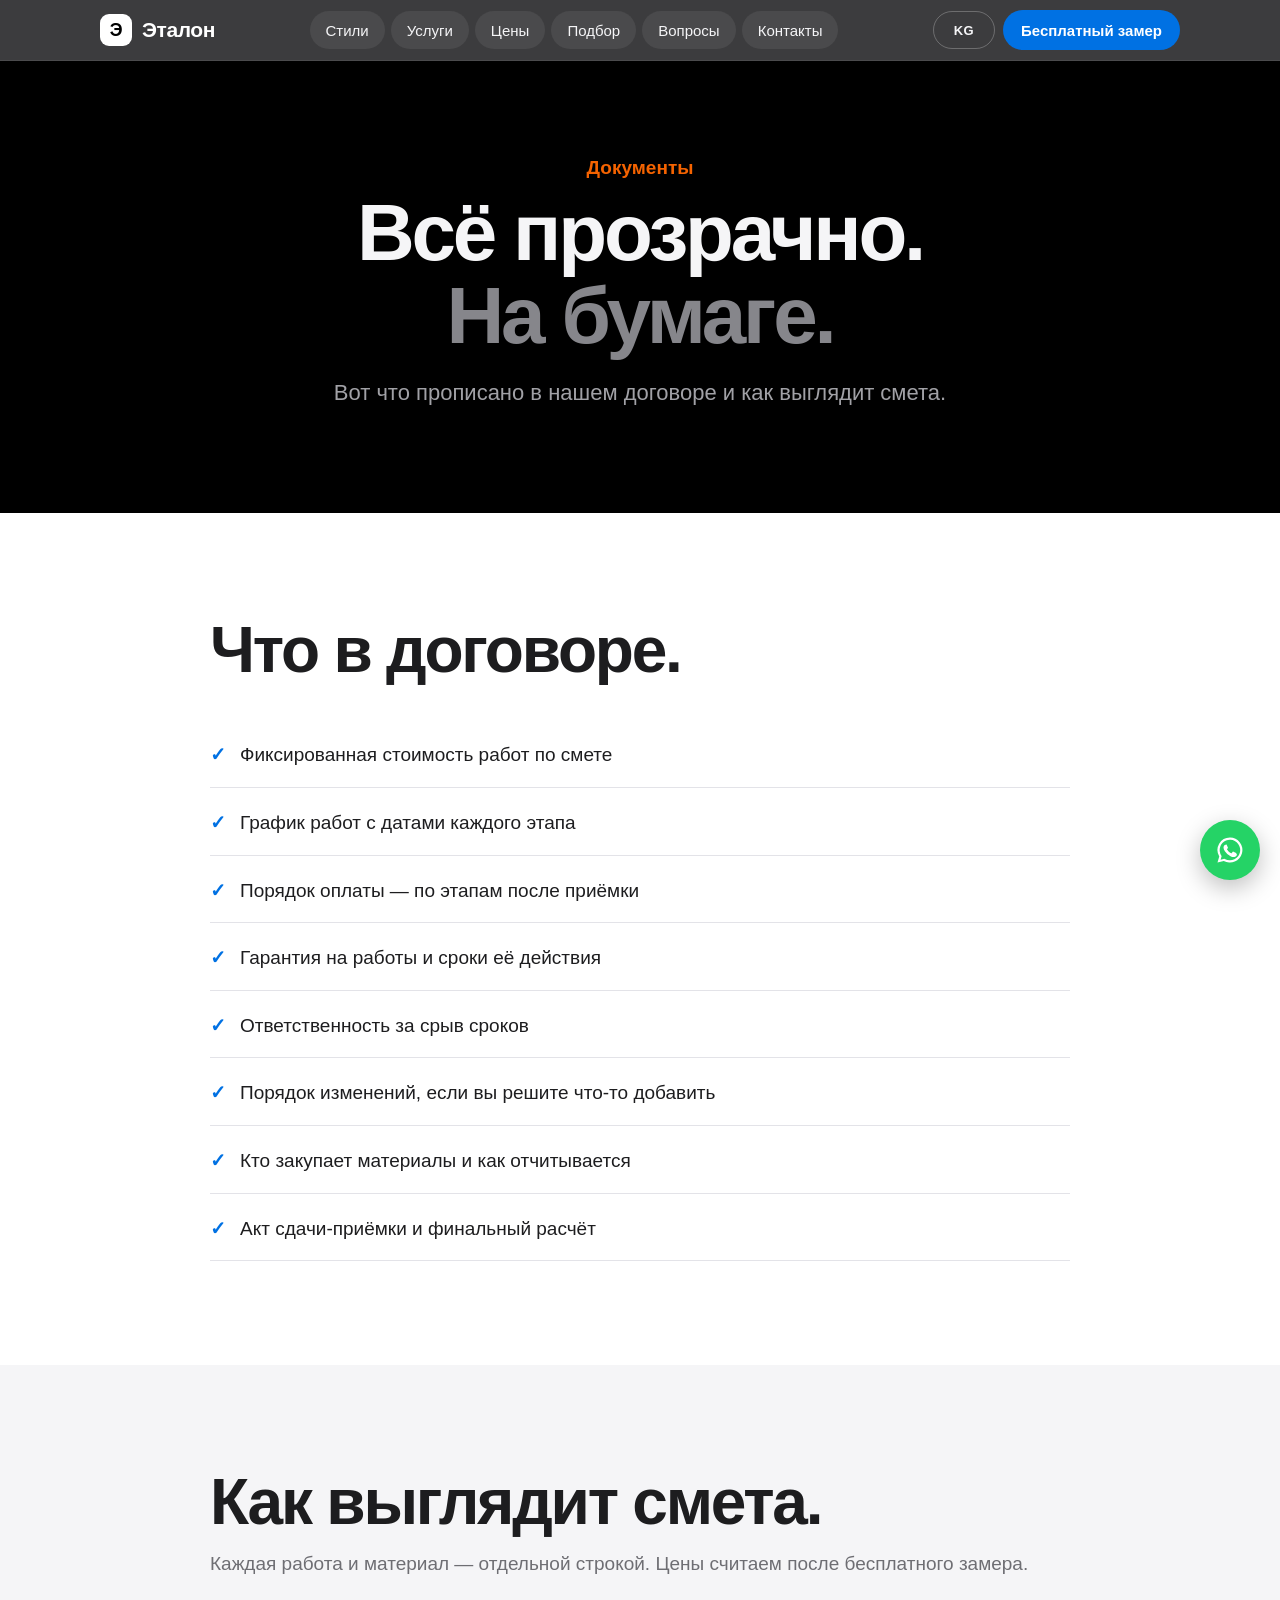
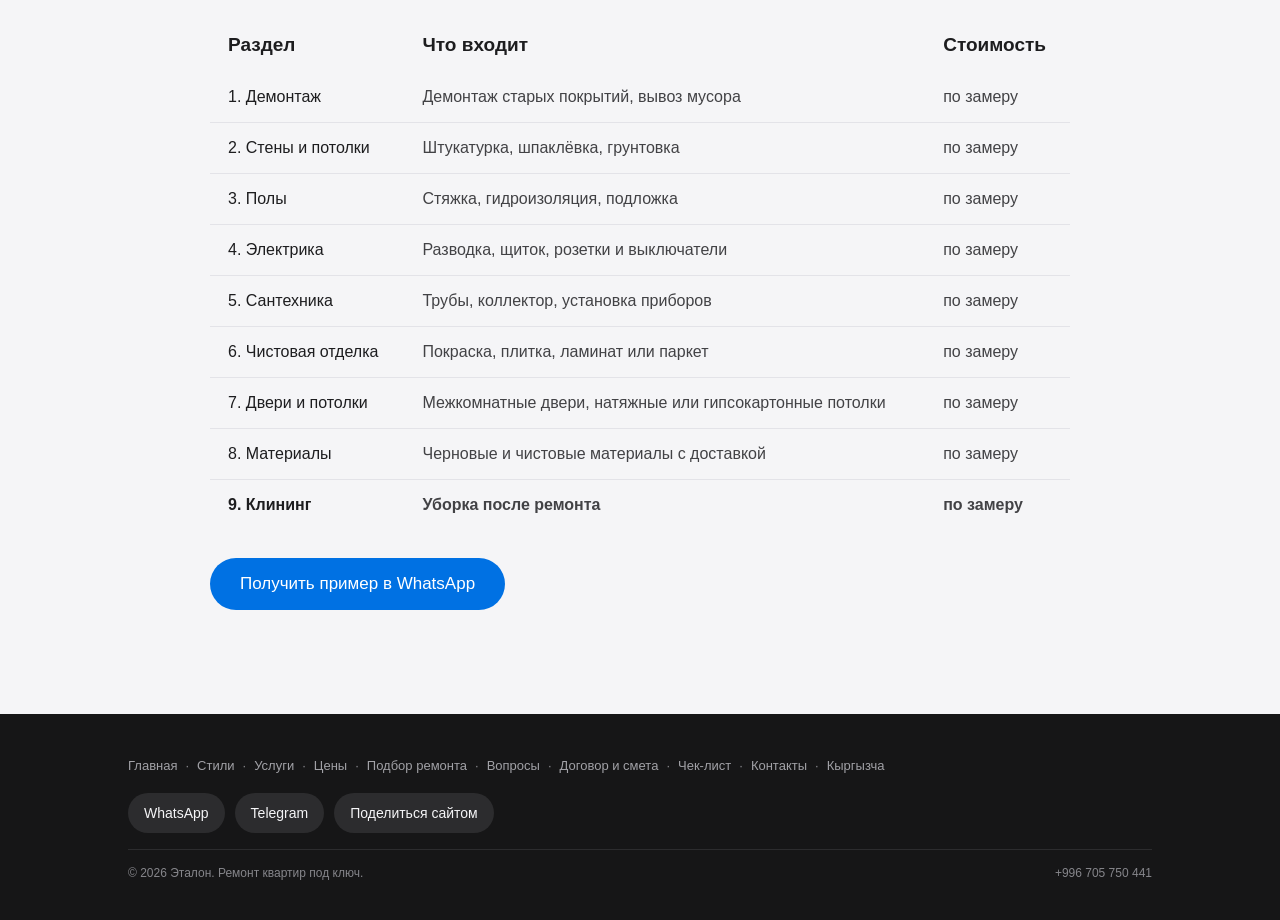
<file: dogovor.html>
<!doctype html>
<html lang="ru">
<head>
<meta charset="utf-8">
<meta name="viewport" content="width=device-width, initial-scale=1, viewport-fit=cover">
<title>Пример договора и сметы — Эталон</title>
<meta name="description" content="Что прописано в договоре на ремонт под ключ и как выглядит смета: фиксированная цена, график, оплата по этапам, гарантия.">
<link rel="canonical" href="https://pamir12.github.io/etalon/dogovor.html">
<meta property="og:title" content="Пример договора и сметы — Эталон">
<meta property="og:description" content="Что прописано в договоре на ремонт под ключ и как выглядит смета: фиксированная цена, график, оплата по этапам, гарантия.">
<meta property="og:type" content="website">
<meta property="og:url" content="https://pamir12.github.io/etalon/dogovor.html">
<meta property="og:locale" content="ru_RU">
<meta property="og:site_name" content="Эталон">
<meta name="color-scheme" content="light dark">
<meta name="theme-color" content="#000000">
<link rel="icon" href="data:image/svg+xml,%3Csvg xmlns='http://www.w3.org/2000/svg' viewBox='0 0 64 64'%3E%3Crect width='64' height='64' rx='14' fill='%23000'/%3E%3Ctext x='32' y='45' font-family='Helvetica,Arial,sans-serif' font-size='38' font-weight='700' text-anchor='middle' fill='%23fff'%3EЭ%3C/text%3E%3C/svg%3E">
<link rel="stylesheet" href="style.css?v=9">
</head>
<body>
<div class="page" style="font-family: -apple-system, BlinkMacSystemFont, 'SF Pro Display', 'Helvetica Neue', sans-serif; color: #1d1d1f; background: #ffffff; -webkit-font-smoothing: antialiased; overflow-x: hidden">
<nav class="topnav nav-in">
<div class="topnav-in">
<a class="logo" href="index.html"><span class="logo-mark" aria-hidden="true">Э</span>Эталон</a>
<div class="navlinks">
<a href="styles.html">Стили</a>
<a href="services.html">Услуги</a>
<a href="prices.html">Цены</a>
<a href="quiz.html">Подбор</a>
<a href="faq.html">Вопросы</a>
<a href="contacts.html">Контакты</a>
</div>
<div class="nav-right"><a class="lang" href="kg.html" lang="ky" aria-label="Кыргызча версия">KG</a><a class="btn nav-cta" href="contacts.html#booking">Бесплатный замер</a></div>
</div>
</nav>
<section style="background: #000000; color: #f5f5f7; text-align: center; padding: 96px 22px 104px">
<p class="hero-in d1" style="margin: 0 0 12px; font-size: 19px; font-weight: 600; color: #f56300">Документы</p>
<h1 class="hero-in d2" style="margin: 0 auto; max-width: 900px; font-size: clamp(44px, 8vw, 80px); line-height: 1.04; font-weight: 700; letter-spacing: -0.04em">Всё прозрачно.<br><span style="color: #86868b">На бумаге.</span></h1>
<p class="hero-in d3" style="margin: 20px auto 0; max-width: 620px; font-size: clamp(18px, 2.2vw, 22px); line-height: 1.45; color: #a1a1a6">Вот что прописано в нашем договоре и как выглядит смета.</p>
</section>
<section style="padding: 104px 22px; background: #ffffff">
<div style="max-width: 860px; margin: 0 auto">
<h2 class="reveal" style="margin: 0; font-size: clamp(40px, 6vw, 64px); line-height: 1.05; font-weight: 700; letter-spacing: -0.035em">Что в договоре.</h2>
<ul class="dg-list"><li class="reveal"><span class="yes">✓</span>Фиксированная стоимость работ по смете</li><li class="reveal"><span class="yes">✓</span>График работ с датами каждого этапа</li><li class="reveal"><span class="yes">✓</span>Порядок оплаты — по этапам после приёмки</li><li class="reveal"><span class="yes">✓</span>Гарантия на работы и сроки её действия</li><li class="reveal"><span class="yes">✓</span>Ответственность за срыв сроков</li><li class="reveal"><span class="yes">✓</span>Порядок изменений, если вы решите что-то добавить</li><li class="reveal"><span class="yes">✓</span>Кто закупает материалы и как отчитывается</li><li class="reveal"><span class="yes">✓</span>Акт сдачи-приёмки и финальный расчёт</li></ul>
</div>
</section>
<section style="padding: 104px 22px; background: #f5f5f7">
<div style="max-width: 860px; margin: 0 auto">
<h2 class="reveal" style="margin: 0; font-size: clamp(40px, 6vw, 64px); line-height: 1.05; font-weight: 700; letter-spacing: -0.035em">Как выглядит смета.</h2>
<p class="reveal-2" style="margin: 14px 0 0; font-size: 19px; line-height: 1.45; color: #6e6e73">Каждая работа и материал — отдельной строкой. Цены считаем после бесплатного замера.</p>
<div class="reveal cmp-wrap" style="margin-top: 32px">
<table class="cmp est"><thead><tr><th scope="col">Раздел</th><th scope="col">Что входит</th><th scope="col">Стоимость</th></tr></thead><tbody><tr><th scope="row">1. Демонтаж</th><td>Демонтаж старых покрытий, вывоз мусора</td><td class="muted">по замеру</td></tr><tr><th scope="row">2. Стены и потолки</th><td>Штукатурка, шпаклёвка, грунтовка</td><td class="muted">по замеру</td></tr><tr><th scope="row">3. Полы</th><td>Стяжка, гидроизоляция, подложка</td><td class="muted">по замеру</td></tr><tr><th scope="row">4. Электрика</th><td>Разводка, щиток, розетки и выключатели</td><td class="muted">по замеру</td></tr><tr><th scope="row">5. Сантехника</th><td>Трубы, коллектор, установка приборов</td><td class="muted">по замеру</td></tr><tr><th scope="row">6. Чистовая отделка</th><td>Покраска, плитка, ламинат или паркет</td><td class="muted">по замеру</td></tr><tr><th scope="row">7. Двери и потолки</th><td>Межкомнатные двери, натяжные или гипсокартонные потолки</td><td class="muted">по замеру</td></tr><tr><th scope="row">8. Материалы</th><td>Черновые и чистовые материалы с доставкой</td><td class="muted">по замеру</td></tr><tr><th scope="row">9. Клининг</th><td>Уборка после ремонта</td><td class="muted">по замеру</td></tr></tbody></table>
</div>
<a class="btn reveal" data-wa="Здравствуйте! Пришлите, пожалуйста, пример договора и сметы." href="https://wa.me/" style="display: inline-flex; align-items: center; justify-content: center; min-height: 52px; padding: 0 30px; border-radius: 980px; font-size: 17px; margin-top: 28px; background: #0071e3; color: #ffffff">Получить пример в WhatsApp</a>
</div>
</section>
<footer style="background: #161617; padding: 40px 22px">
<div style="max-width: 1024px; margin: 0 auto; display: flex; flex-direction: column; gap: 16px; font-size: 13px; color: #86868b">
<div style="display: flex; flex-wrap: wrap; gap: 8px; line-height: 1.8"><a href="index.html" style="color: #a1a1a6">Главная</a> · <a href="styles.html" style="color: #a1a1a6">Стили</a> · <a href="services.html" style="color: #a1a1a6">Услуги</a> · <a href="prices.html" style="color: #a1a1a6">Цены</a> · <a href="quiz.html" style="color: #a1a1a6">Подбор ремонта</a> · <a href="faq.html" style="color: #a1a1a6">Вопросы</a> · <a href="dogovor.html" style="color: #a1a1a6">Договор и смета</a> · <a href="checklist.html" style="color: #a1a1a6">Чек-лист</a> · <a href="contacts.html" style="color: #a1a1a6">Контакты</a> · <a href="kg.html" style="color: #a1a1a6">Кыргызча</a></div>
<div style="display: flex; flex-wrap: wrap; gap: 10px">
<a class="btn foot-btn" href="https://wa.me/">WhatsApp</a>
<a class="btn foot-btn" href="https://t.me/+996705750441" target="_blank" rel="noopener">Telegram</a>
<button class="btn foot-btn" type="button" data-share>Поделиться сайтом</button>
</div>
<div style="display: flex; flex-wrap: wrap; justify-content: space-between; gap: 12px; padding-top: 16px; border-top: 1px solid #2c2c2e; font-size: 12px">
<span>© 2026 Эталон. Ремонт квартир под ключ.</span>
<span>+996 705 750 441</span>
</div>
</div>
</footer>
</div>
<nav class="tabbar" aria-label="Разделы сайта"><a href="index.html"><svg aria-hidden="true" width="24" height="24" viewBox="0 0 24 24" fill="none" stroke="currentColor" stroke-width="1.8" stroke-linecap="round" stroke-linejoin="round"><path d="M3 10.5 12 3l9 7.5"></path><path d="M5 9.5V21h14V9.5"></path><path d="M10 21v-6h4v6"></path></svg><span>Главная</span></a><a href="styles.html"><svg aria-hidden="true" width="24" height="24" viewBox="0 0 24 24" fill="none" stroke="currentColor" stroke-width="1.8" stroke-linecap="round" stroke-linejoin="round"><rect x="3" y="3" width="8" height="8" rx="2"></rect><rect x="13" y="3" width="8" height="8" rx="2"></rect><rect x="3" y="13" width="8" height="8" rx="2"></rect><rect x="13" y="13" width="8" height="8" rx="2"></rect></svg><span>Стили</span></a><a href="quiz.html"><svg aria-hidden="true" width="24" height="24" viewBox="0 0 24 24" fill="none" stroke="currentColor" stroke-width="1.8" stroke-linecap="round" stroke-linejoin="round"><path d="M12 3l2.3 4.7 5.2.8-3.8 3.7.9 5.2L12 15l-4.6 2.4.9-5.2-3.8-3.7 5.2-.8z"></path></svg><span>Подбор</span></a><a href="prices.html"><svg aria-hidden="true" width="24" height="24" viewBox="0 0 24 24" fill="none" stroke="currentColor" stroke-width="1.8" stroke-linecap="round" stroke-linejoin="round"><rect x="5" y="2" width="14" height="20" rx="3"></rect><path d="M8 6h8"></path><path d="M8 11h.01M12 11h.01M16 11h.01M8 15h.01M12 15h.01M16 15h.01M8 19h.01M12 19h.01M16 19h.01"></path></svg><span>Цены</span></a><a href="faq.html"><svg aria-hidden="true" width="24" height="24" viewBox="0 0 24 24" fill="none" stroke="currentColor" stroke-width="1.8" stroke-linecap="round" stroke-linejoin="round"><circle cx="12" cy="12" r="9"></circle><path d="M9.5 9a2.5 2.5 0 1 1 3.5 2.3c-.6.3-1 .9-1 1.6v.6"></path><path d="M12 17h.01"></path></svg><span>Вопросы</span></a><a href="contacts.html"><svg aria-hidden="true" width="24" height="24" viewBox="0 0 24 24" fill="none" stroke="currentColor" stroke-width="1.8" stroke-linecap="round" stroke-linejoin="round"><path d="M21 12a8.5 8.5 0 0 1-12.3 7.6L3 21l1.4-5.4A8.5 8.5 0 1 1 21 12z"></path></svg><span>Контакты</span></a></nav>
<button id="toTop" class="to-top" type="button" aria-label="Наверх"><svg aria-hidden="true" width="22" height="22" viewBox="0 0 24 24" fill="none" stroke="currentColor" stroke-width="2.2" stroke-linecap="round" stroke-linejoin="round"><path d="M12 19V5M5 12l7-7 7 7"></path></svg></button>
<a id="waFloat" class="wa-float" href="https://wa.me/" aria-label="Написать в WhatsApp"><svg aria-hidden="true" width="30" height="30" viewBox="0 0 24 24" fill="#ffffff"><path d="M12 2a10 10 0 0 0-8.6 15.1L2 22l5-1.3A10 10 0 1 0 12 2zm0 18.2a8.2 8.2 0 0 1-4.2-1.1l-.3-.2-3 .8.8-2.9-.2-.3A8.2 8.2 0 1 1 12 20.2zm4.5-6.1c-.2-.1-1.5-.7-1.7-.8-.2-.1-.4-.1-.6.1l-.8 1c-.1.2-.3.2-.5.1a6.7 6.7 0 0 1-3.3-2.9c-.2-.4.2-.4.7-1.3.1-.2 0-.3 0-.4l-.8-1.8c-.2-.5-.4-.4-.6-.4h-.5a1 1 0 0 0-.7.3 3 3 0 0 0-.9 2.2 5.2 5.2 0 0 0 1.1 2.7 11.8 11.8 0 0 0 4.5 4c1.7.7 2.3.8 3.2.6.5-.1 1.5-.6 1.7-1.2.2-.6.2-1.1.2-1.2-.1-.1-.3-.2-.5-.3z"></path></svg></a>
<script src="main.js?v=9"></script>
</body>
</html>
</file>
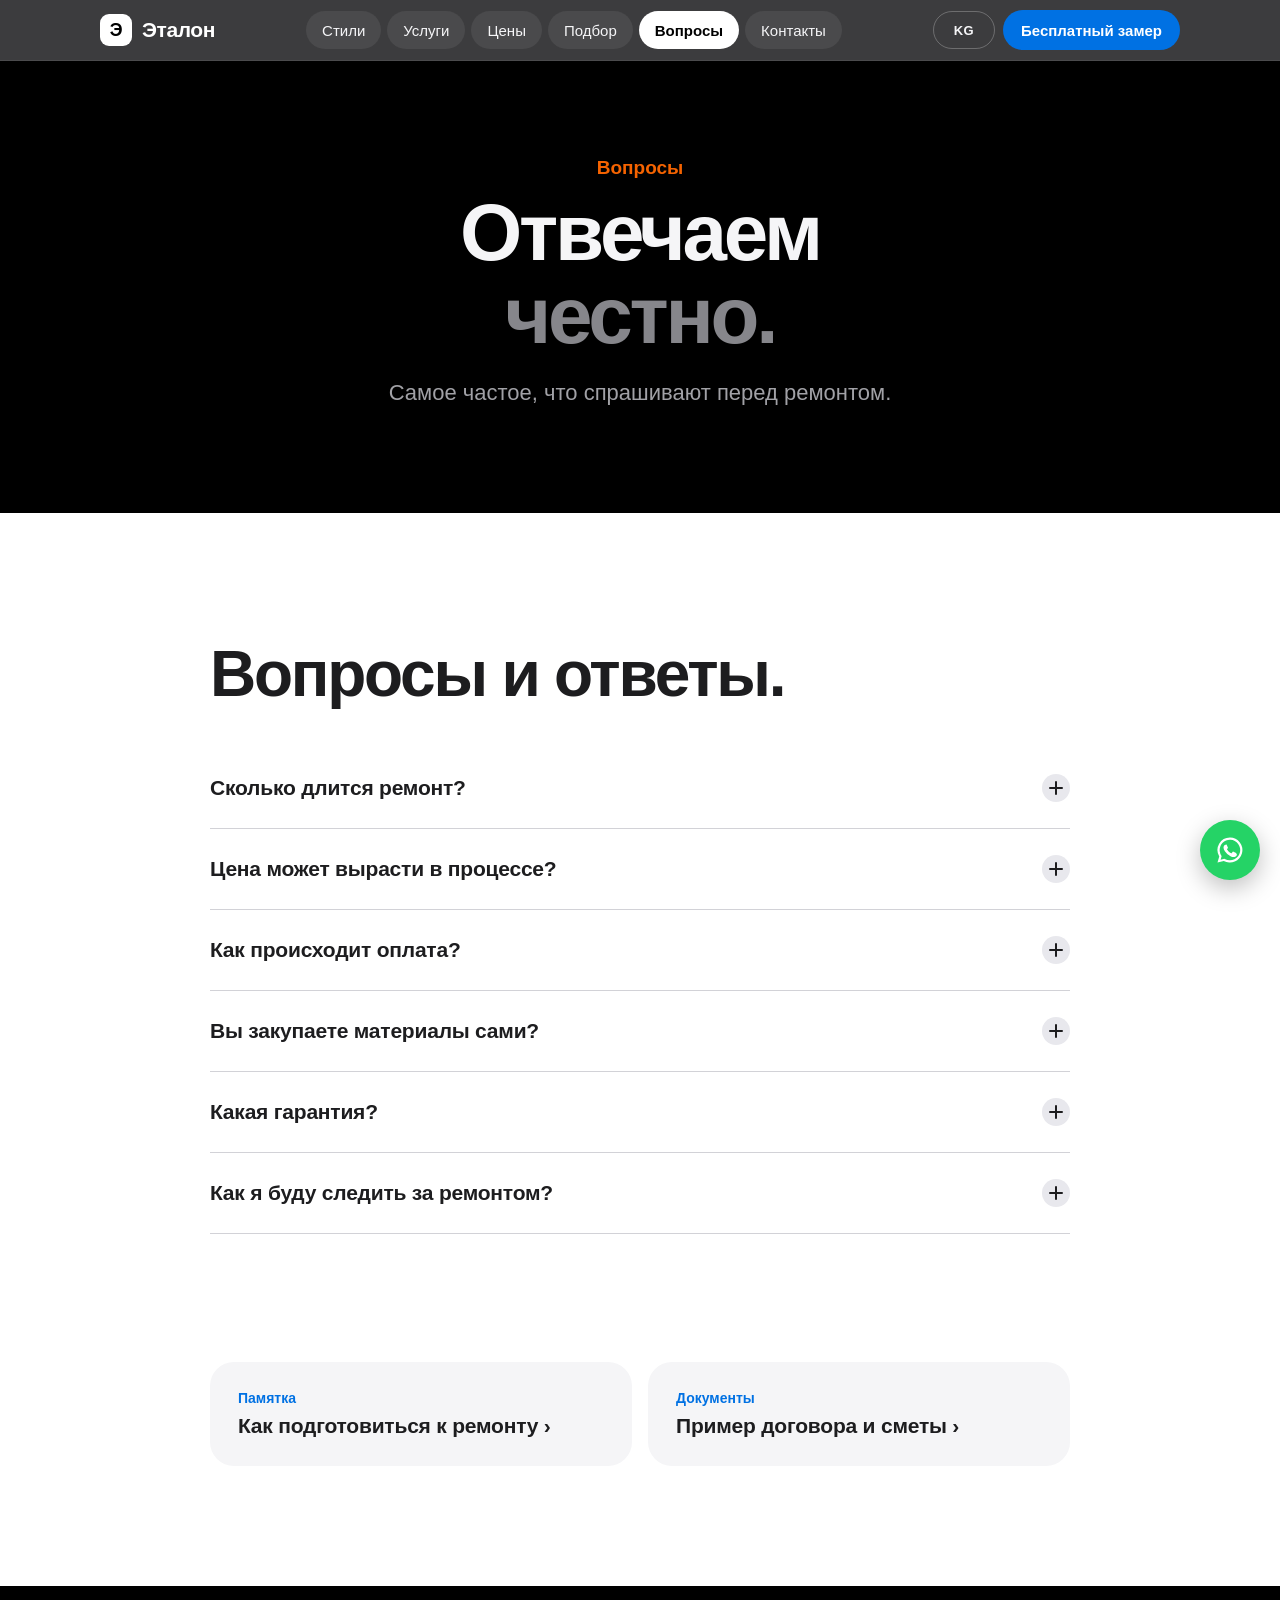
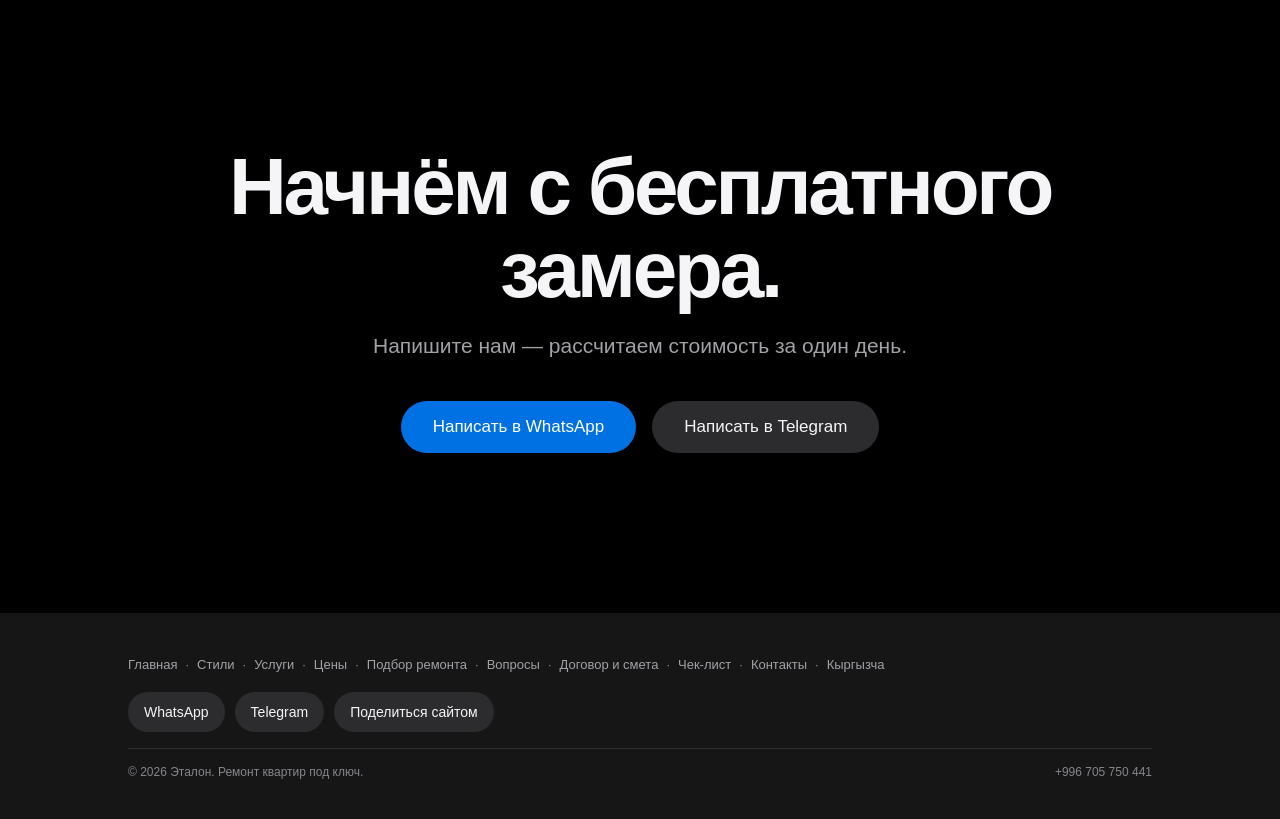
<file: faq.html>
<!doctype html>
<html lang="ru">
<head>
<meta charset="utf-8">
<meta name="viewport" content="width=device-width, initial-scale=1, viewport-fit=cover">
<title>Вопросы и ответы о ремонте — Эталон</title>
<meta name="description" content="Сроки, оплата, гарантия, материалы и отчёты — ответы на частые вопросы о ремонте квартиры под ключ.">
<link rel="canonical" href="https://pamir12.github.io/etalon/faq.html">
<meta property="og:title" content="Вопросы и ответы о ремонте — Эталон">
<meta property="og:description" content="Сроки, оплата, гарантия, материалы и отчёты — ответы на частые вопросы о ремонте квартиры под ключ.">
<meta property="og:type" content="website">
<meta property="og:url" content="https://pamir12.github.io/etalon/faq.html">
<meta property="og:locale" content="ru_RU">
<meta property="og:site_name" content="Эталон">
<meta name="color-scheme" content="light dark">
<meta name="theme-color" content="#000000">
<link rel="icon" href="data:image/svg+xml,%3Csvg xmlns='http://www.w3.org/2000/svg' viewBox='0 0 64 64'%3E%3Crect width='64' height='64' rx='14' fill='%23000'/%3E%3Ctext x='32' y='45' font-family='Helvetica,Arial,sans-serif' font-size='38' font-weight='700' text-anchor='middle' fill='%23fff'%3EЭ%3C/text%3E%3C/svg%3E">
<link rel="stylesheet" href="style.css?v=9">
</head>
<body>
<div class="page" style="font-family: -apple-system, BlinkMacSystemFont, 'SF Pro Display', 'Helvetica Neue', sans-serif; color: #1d1d1f; background: #ffffff; -webkit-font-smoothing: antialiased; overflow-x: hidden">
<nav class="topnav nav-in">
<div class="topnav-in">
<a class="logo" href="index.html"><span class="logo-mark" aria-hidden="true">Э</span>Эталон</a>
<div class="navlinks">
<a href="styles.html">Стили</a>
<a href="services.html">Услуги</a>
<a href="prices.html">Цены</a>
<a href="quiz.html">Подбор</a>
<a href="faq.html" class="active" aria-current="page">Вопросы</a>
<a href="contacts.html">Контакты</a>
</div>
<div class="nav-right"><a class="lang" href="kg.html" lang="ky" aria-label="Кыргызча версия">KG</a><a class="btn nav-cta" href="contacts.html#booking">Бесплатный замер</a></div>
</div>
</nav>
<section style="background: #000000; color: #f5f5f7; text-align: center; padding: 96px 22px 104px">
<p class="hero-in d1" style="margin: 0 0 12px; font-size: 19px; font-weight: 600; color: #f56300">Вопросы</p>
<h1 class="hero-in d2" style="margin: 0 auto; max-width: 900px; font-size: clamp(44px, 8vw, 80px); line-height: 1.04; font-weight: 700; letter-spacing: -0.04em">Отвечаем<br><span style="color: #86868b">честно.</span></h1>
<p class="hero-in d3" style="margin: 20px auto 0; max-width: 620px; font-size: clamp(18px, 2.2vw, 22px); line-height: 1.45; color: #a1a1a6">Самое частое, что спрашивают перед ремонтом.</p>
</section>
<section id="faq" style="padding: 128px 22px; background: #ffffff">
<div style="max-width: 860px; margin: 0 auto">
<h2 class="reveal" style="margin: 0 0 40px; font-size: clamp(40px, 6vw, 64px); line-height: 1.05; font-weight: 700; letter-spacing: -0.035em">Вопросы и ответы.</h2>
<details class="faq reveal"><summary>Сколько длится ремонт?<span class="plus" aria-hidden="true"><svg width="14" height="14" viewBox="0 0 14 14" fill="none" stroke="currentColor" stroke-width="2" stroke-linecap="round"><path d="M7 1v12M1 7h12"></path></svg></span></summary><p class="answer">Зависит от площади и пакета. Однокомнатная квартира в среднем — от 2 до 3 месяцев, точный график фиксируем в договоре.</p></details>
<details class="faq reveal"><summary>Цена может вырасти в процессе?<span class="plus" aria-hidden="true"><svg width="14" height="14" viewBox="0 0 14 14" fill="none" stroke="currentColor" stroke-width="2" stroke-linecap="round"><path d="M7 1v12M1 7h12"></path></svg></span></summary><p class="answer">Нет. Смета фиксируется в договоре до начала работ. Изменения возможны только если вы сами решите что-то добавить.</p></details>
<details class="faq reveal"><summary>Как происходит оплата?<span class="plus" aria-hidden="true"><svg width="14" height="14" viewBox="0 0 14 14" fill="none" stroke="currentColor" stroke-width="2" stroke-linecap="round"><path d="M7 1v12M1 7h12"></path></svg></span></summary><p class="answer">Поэтапно: вы платите за каждый этап после того, как приняли предыдущий. Никаких 100% предоплат.</p></details>
<details class="faq reveal"><summary>Вы закупаете материалы сами?<span class="plus" aria-hidden="true"><svg width="14" height="14" viewBox="0 0 14 14" fill="none" stroke="currentColor" stroke-width="2" stroke-linecap="round"><path d="M7 1v12M1 7h12"></path></svg></span></summary><p class="answer">Да, подбираем, закупаем, доставляем и поднимаем на этаж. Все чеки — у вас.</p></details>
<details class="faq reveal"><summary>Какая гарантия?<span class="plus" aria-hidden="true"><svg width="14" height="14" viewBox="0 0 14 14" fill="none" stroke="currentColor" stroke-width="2" stroke-linecap="round"><path d="M7 1v12M1 7h12"></path></svg></span></summary><p class="answer">Даём письменную гарантию на все выполненные работы. Если что-то случится — приедем и исправим бесплатно.</p></details>
<details class="faq reveal"><summary>Как я буду следить за ремонтом?<span class="plus" aria-hidden="true"><svg width="14" height="14" viewBox="0 0 14 14" fill="none" stroke="currentColor" stroke-width="2" stroke-linecap="round"><path d="M7 1v12M1 7h12"></path></svg></span></summary><p class="answer">Каждую неделю присылаем фото- и видеоотчёт, а на объект можно приехать в любой момент.</p></details>
</div>
</section>
<section style="padding: 0 22px 120px; background: #ffffff">
<div style="max-width: 860px; margin: 0 auto; display: grid; grid-template-columns: repeat(auto-fit, minmax(240px, 1fr)); gap: 16px">
<a class="reveal card link-card" href="checklist.html"><span>Памятка</span><b>Как подготовиться к ремонту ›</b></a>
<a class="reveal-2 card link-card" href="dogovor.html"><span>Документы</span><b>Пример договора и сметы ›</b></a>
</div>
</section>
<section id="contact" style="padding: 160px 22px; background: #000000; color: #f5f5f7; text-align: center">
<h2 class="zoom" style="margin: 0 auto; max-width: 900px; font-size: clamp(44px, 7vw, 80px); line-height: 1.03; font-weight: 700; letter-spacing: -0.04em">Начнём с бесплатного замера.</h2>
<p class="reveal" style="margin: 20px auto 0; max-width: 560px; font-size: 21px; line-height: 1.4; color: #a1a1a6">Напишите нам — рассчитаем стоимость за один день.</p>
<div class="reveal-2" style="display: flex; flex-wrap: wrap; justify-content: center; gap: 16px; margin-top: 40px">
<a class="btn" href="https://wa.me/" style="display: inline-flex; align-items: center; min-height: 52px; padding: 0 32px; border-radius: 980px; background: #0071e3; color: #ffffff; font-size: 17px">Написать в WhatsApp</a>
<a class="btn" href="https://t.me/+996705750441" target="_blank" rel="noopener" style="display: inline-flex; align-items: center; min-height: 52px; padding: 0 32px; border-radius: 980px; background: #2c2c2e; color: #f5f5f7; font-size: 17px">Написать в Telegram</a>
</div>
</section>
<footer style="background: #161617; padding: 40px 22px">
<div style="max-width: 1024px; margin: 0 auto; display: flex; flex-direction: column; gap: 16px; font-size: 13px; color: #86868b">
<div style="display: flex; flex-wrap: wrap; gap: 8px; line-height: 1.8"><a href="index.html" style="color: #a1a1a6">Главная</a> · <a href="styles.html" style="color: #a1a1a6">Стили</a> · <a href="services.html" style="color: #a1a1a6">Услуги</a> · <a href="prices.html" style="color: #a1a1a6">Цены</a> · <a href="quiz.html" style="color: #a1a1a6">Подбор ремонта</a> · <a href="faq.html" style="color: #a1a1a6">Вопросы</a> · <a href="dogovor.html" style="color: #a1a1a6">Договор и смета</a> · <a href="checklist.html" style="color: #a1a1a6">Чек-лист</a> · <a href="contacts.html" style="color: #a1a1a6">Контакты</a> · <a href="kg.html" style="color: #a1a1a6">Кыргызча</a></div>
<div style="display: flex; flex-wrap: wrap; gap: 10px">
<a class="btn foot-btn" href="https://wa.me/">WhatsApp</a>
<a class="btn foot-btn" href="https://t.me/+996705750441" target="_blank" rel="noopener">Telegram</a>
<button class="btn foot-btn" type="button" data-share>Поделиться сайтом</button>
</div>
<div style="display: flex; flex-wrap: wrap; justify-content: space-between; gap: 12px; padding-top: 16px; border-top: 1px solid #2c2c2e; font-size: 12px">
<span>© 2026 Эталон. Ремонт квартир под ключ.</span>
<span>+996 705 750 441</span>
</div>
</div>
</footer>
</div>
<nav class="tabbar" aria-label="Разделы сайта"><a href="index.html"><svg aria-hidden="true" width="24" height="24" viewBox="0 0 24 24" fill="none" stroke="currentColor" stroke-width="1.8" stroke-linecap="round" stroke-linejoin="round"><path d="M3 10.5 12 3l9 7.5"></path><path d="M5 9.5V21h14V9.5"></path><path d="M10 21v-6h4v6"></path></svg><span>Главная</span></a><a href="styles.html"><svg aria-hidden="true" width="24" height="24" viewBox="0 0 24 24" fill="none" stroke="currentColor" stroke-width="1.8" stroke-linecap="round" stroke-linejoin="round"><rect x="3" y="3" width="8" height="8" rx="2"></rect><rect x="13" y="3" width="8" height="8" rx="2"></rect><rect x="3" y="13" width="8" height="8" rx="2"></rect><rect x="13" y="13" width="8" height="8" rx="2"></rect></svg><span>Стили</span></a><a href="quiz.html"><svg aria-hidden="true" width="24" height="24" viewBox="0 0 24 24" fill="none" stroke="currentColor" stroke-width="1.8" stroke-linecap="round" stroke-linejoin="round"><path d="M12 3l2.3 4.7 5.2.8-3.8 3.7.9 5.2L12 15l-4.6 2.4.9-5.2-3.8-3.7 5.2-.8z"></path></svg><span>Подбор</span></a><a href="prices.html"><svg aria-hidden="true" width="24" height="24" viewBox="0 0 24 24" fill="none" stroke="currentColor" stroke-width="1.8" stroke-linecap="round" stroke-linejoin="round"><rect x="5" y="2" width="14" height="20" rx="3"></rect><path d="M8 6h8"></path><path d="M8 11h.01M12 11h.01M16 11h.01M8 15h.01M12 15h.01M16 15h.01M8 19h.01M12 19h.01M16 19h.01"></path></svg><span>Цены</span></a><a href="faq.html" class="active" aria-current="page"><svg aria-hidden="true" width="24" height="24" viewBox="0 0 24 24" fill="none" stroke="currentColor" stroke-width="1.8" stroke-linecap="round" stroke-linejoin="round"><circle cx="12" cy="12" r="9"></circle><path d="M9.5 9a2.5 2.5 0 1 1 3.5 2.3c-.6.3-1 .9-1 1.6v.6"></path><path d="M12 17h.01"></path></svg><span>Вопросы</span></a><a href="contacts.html"><svg aria-hidden="true" width="24" height="24" viewBox="0 0 24 24" fill="none" stroke="currentColor" stroke-width="1.8" stroke-linecap="round" stroke-linejoin="round"><path d="M21 12a8.5 8.5 0 0 1-12.3 7.6L3 21l1.4-5.4A8.5 8.5 0 1 1 21 12z"></path></svg><span>Контакты</span></a></nav>
<button id="toTop" class="to-top" type="button" aria-label="Наверх"><svg aria-hidden="true" width="22" height="22" viewBox="0 0 24 24" fill="none" stroke="currentColor" stroke-width="2.2" stroke-linecap="round" stroke-linejoin="round"><path d="M12 19V5M5 12l7-7 7 7"></path></svg></button>
<a id="waFloat" class="wa-float" href="https://wa.me/" aria-label="Написать в WhatsApp"><svg aria-hidden="true" width="30" height="30" viewBox="0 0 24 24" fill="#ffffff"><path d="M12 2a10 10 0 0 0-8.6 15.1L2 22l5-1.3A10 10 0 1 0 12 2zm0 18.2a8.2 8.2 0 0 1-4.2-1.1l-.3-.2-3 .8.8-2.9-.2-.3A8.2 8.2 0 1 1 12 20.2zm4.5-6.1c-.2-.1-1.5-.7-1.7-.8-.2-.1-.4-.1-.6.1l-.8 1c-.1.2-.3.2-.5.1a6.7 6.7 0 0 1-3.3-2.9c-.2-.4.2-.4.7-1.3.1-.2 0-.3 0-.4l-.8-1.8c-.2-.5-.4-.4-.6-.4h-.5a1 1 0 0 0-.7.3 3 3 0 0 0-.9 2.2 5.2 5.2 0 0 0 1.1 2.7 11.8 11.8 0 0 0 4.5 4c1.7.7 2.3.8 3.2.6.5-.1 1.5-.6 1.7-1.2.2-.6.2-1.1.2-1.2-.1-.1-.3-.2-.5-.3z"></path></svg></a>
<script src="main.js?v=9"></script>
</body>
</html>
</file>
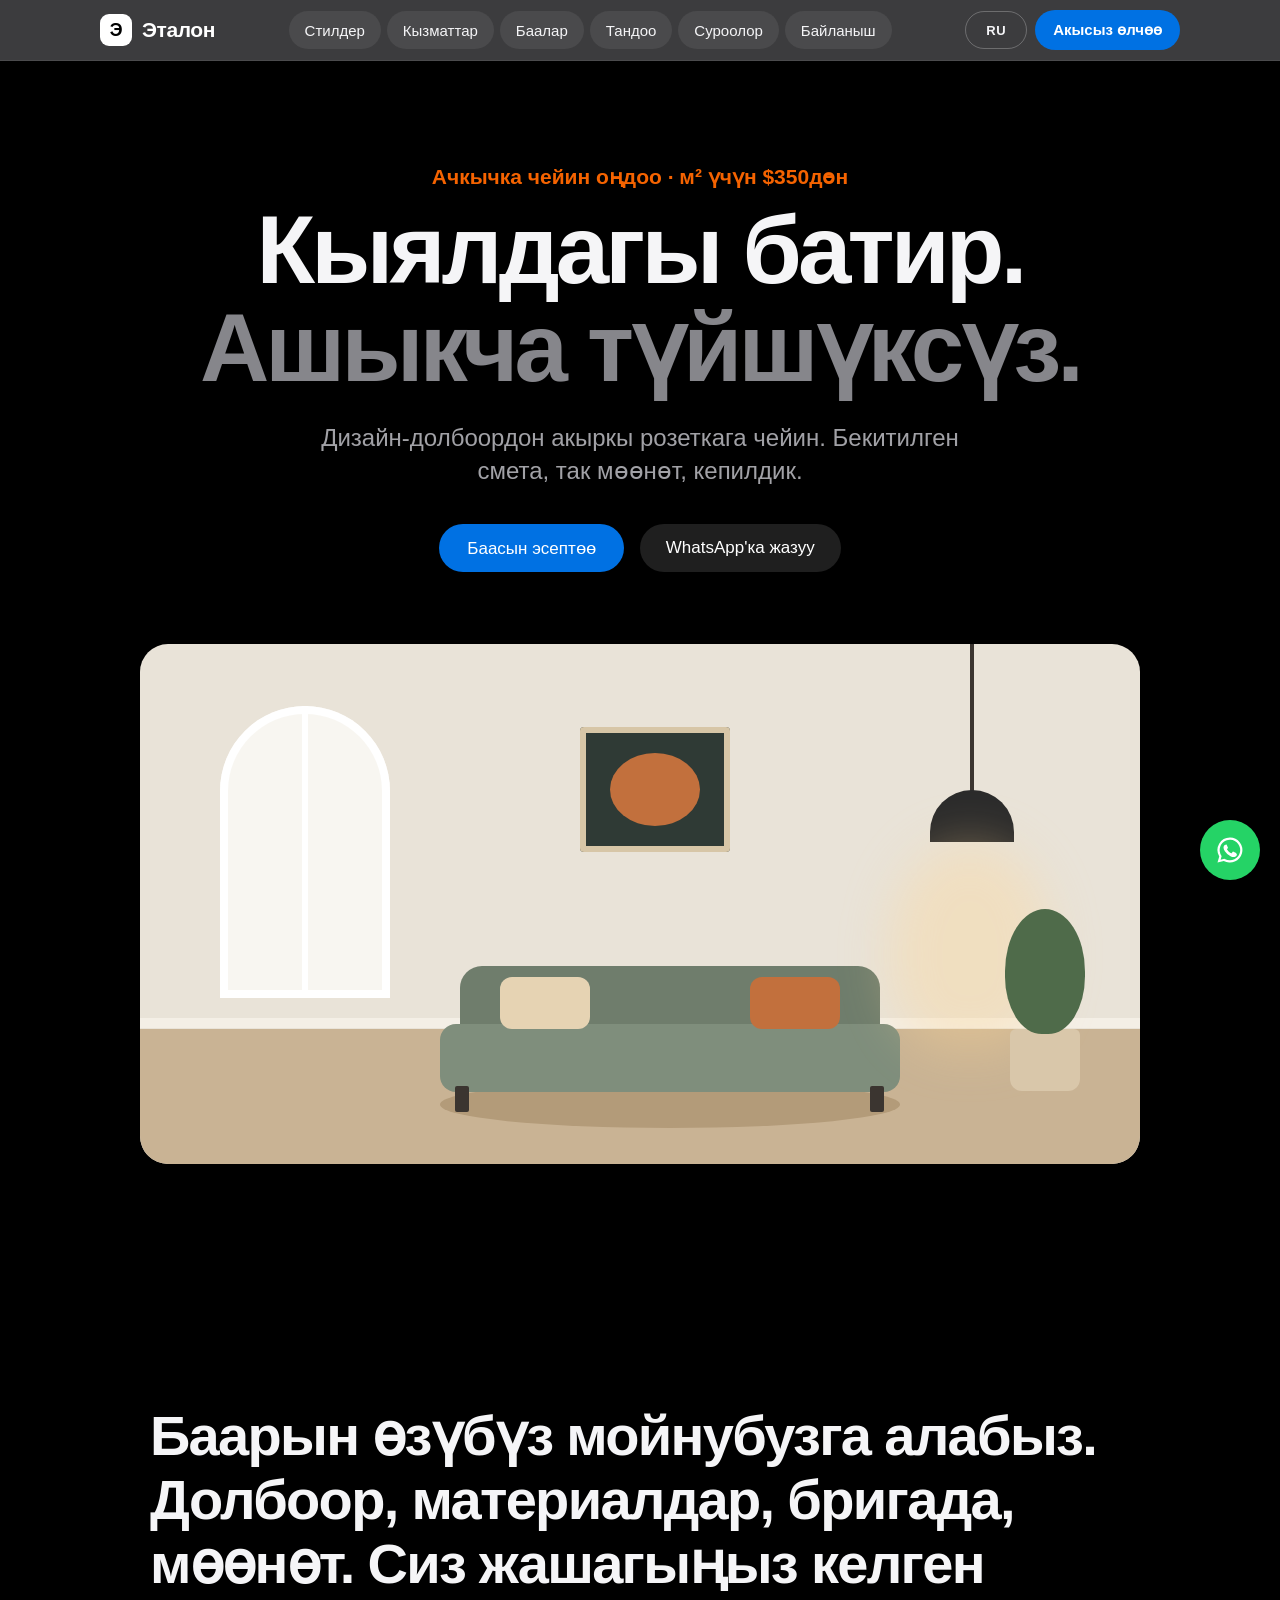
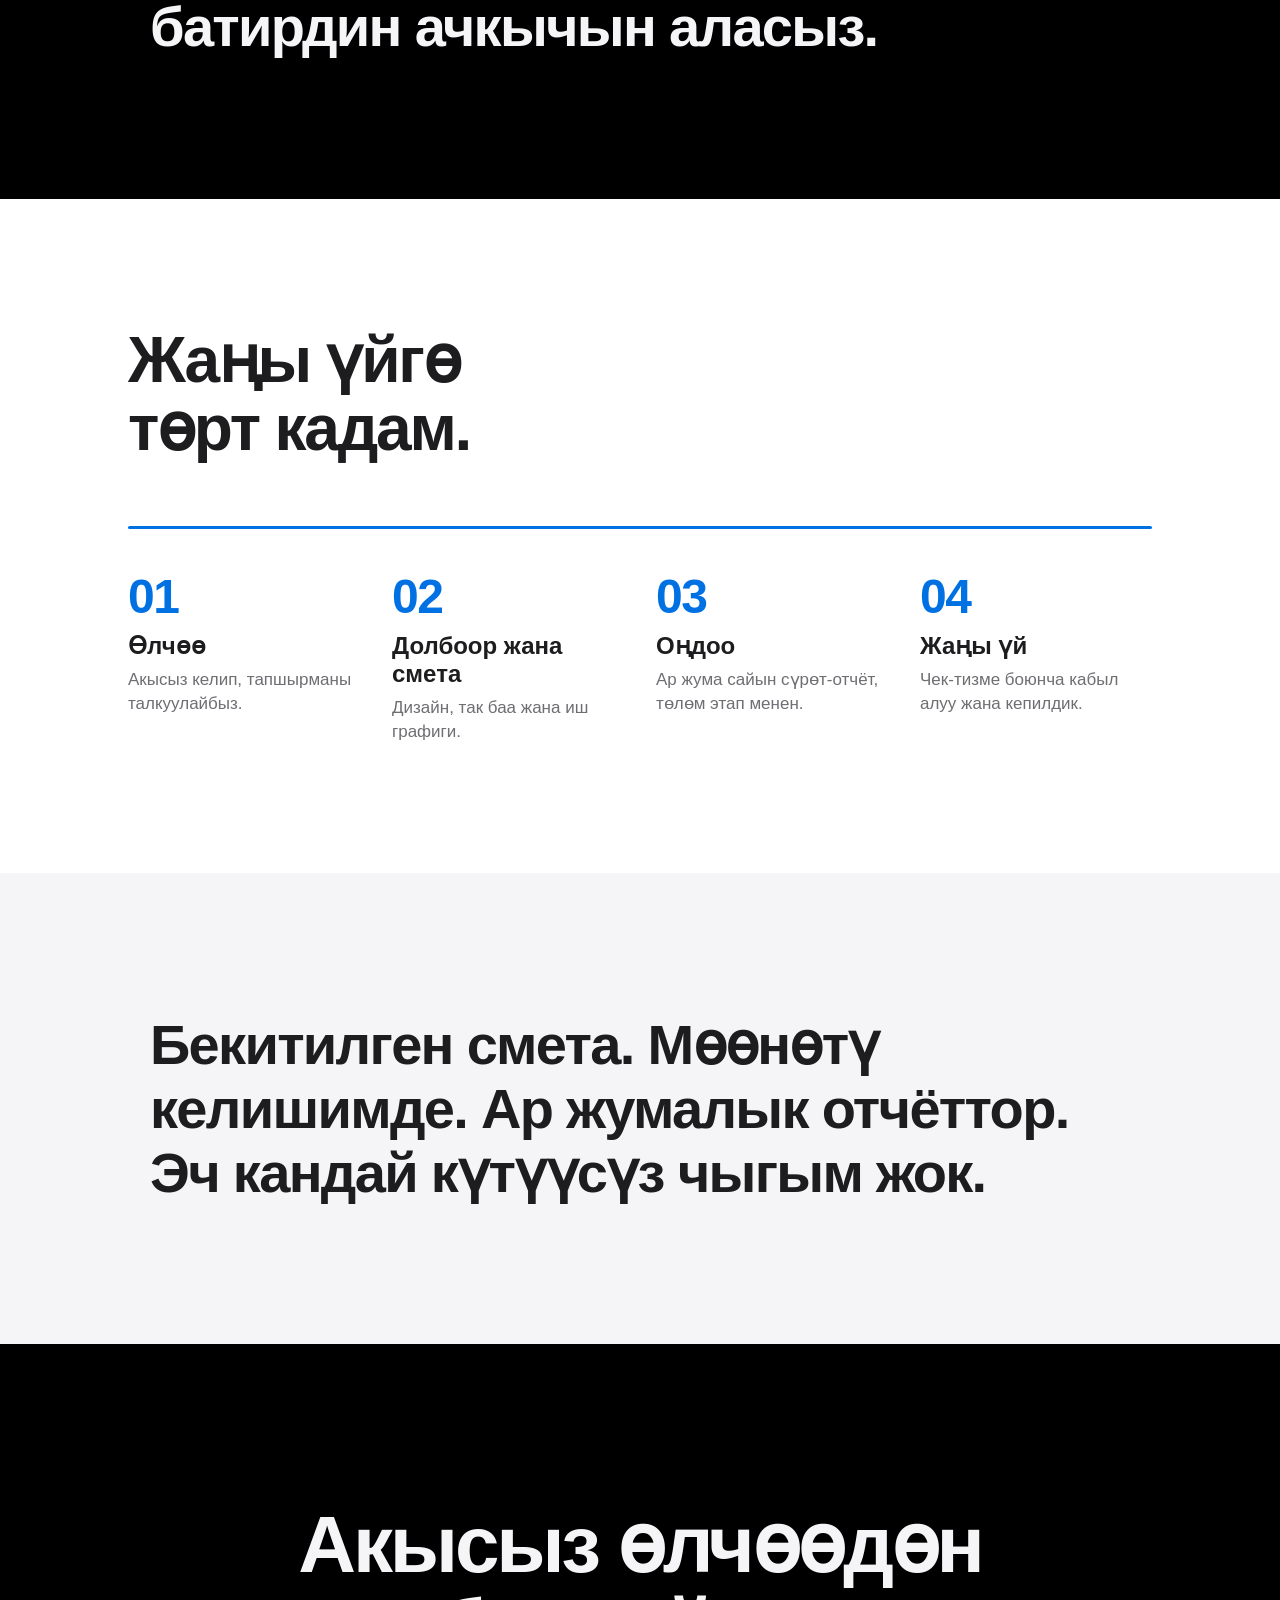
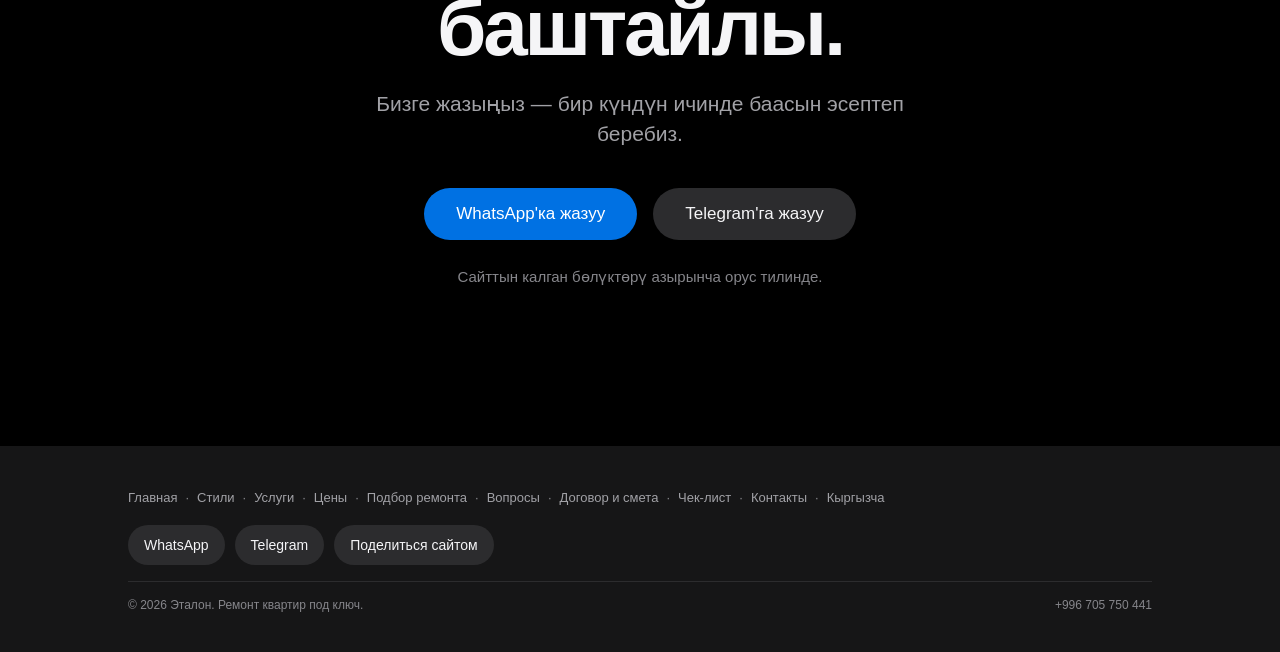
<file: kg.html>
<!doctype html>
<html lang="ky">
<head>
<meta charset="utf-8">
<meta name="viewport" content="width=device-width, initial-scale=1, viewport-fit=cover">
<title>Эталон — батирди ачкычка чейин оңдоо, м² үчүн $350дөн</title>
<meta name="description" content="Батирди ачкычка чейин оңдоо: дизайн-долбоор, кара жана таза иштер, материалдар. Бекитилген смета, кепилдик.">
<link rel="canonical" href="https://pamir12.github.io/etalon/kg.html">
<link rel="alternate" hreflang="ru" href="https://pamir12.github.io/etalon/">
<link rel="alternate" hreflang="ky" href="https://pamir12.github.io/etalon/kg.html">
<meta property="og:title" content="Эталон — батирди ачкычка чейин оңдоо, м² үчүн $350дөн">
<meta property="og:description" content="Батирди ачкычка чейин оңдоо: дизайн-долбоор, кара жана таза иштер, материалдар. Бекитилген смета, кепилдик.">
<meta property="og:type" content="website">
<meta property="og:url" content="https://pamir12.github.io/etalon/kg.html">
<meta property="og:locale" content="ky_KG">
<meta property="og:site_name" content="Эталон">
<meta name="color-scheme" content="light dark">
<meta name="theme-color" content="#000000">
<link rel="icon" href="data:image/svg+xml,%3Csvg xmlns='http://www.w3.org/2000/svg' viewBox='0 0 64 64'%3E%3Crect width='64' height='64' rx='14' fill='%23000'/%3E%3Ctext x='32' y='45' font-family='Helvetica,Arial,sans-serif' font-size='38' font-weight='700' text-anchor='middle' fill='%23fff'%3EЭ%3C/text%3E%3C/svg%3E">
<script type="application/ld+json">{"@context":"https://schema.org","@type":"HomeAndConstructionBusiness","name":"Эталон","description":"Ремонт квартир под ключ: дизайн-проект, черновые и чистовые работы, закупка материалов, гарантия.","url":"https://pamir12.github.io/etalon/","telephone":"+996705750441","priceRange":"от $350 за м²","areaServed":{"@type":"Country","name":"Кыргызстан"},"sameAs":["https://t.me/+996705750441"]}</script>
<link rel="stylesheet" href="style.css?v=9">
</head>
<body>
<div class="page" style="font-family: -apple-system, BlinkMacSystemFont, 'SF Pro Display', 'Helvetica Neue', sans-serif; color: #1d1d1f; background: #ffffff; -webkit-font-smoothing: antialiased; overflow-x: hidden">
<nav class="topnav nav-in">
<div class="topnav-in">
<a class="logo" href="kg.html"><span class="logo-mark" aria-hidden="true">Э</span>Эталон</a>
<div class="navlinks">
<a href="styles.html">Стилдер</a>
<a href="services.html">Кызматтар</a>
<a href="prices.html">Баалар</a>
<a href="quiz.html">Тандоо</a>
<a href="faq.html">Суроолор</a>
<a href="contacts.html">Байланыш</a>
</div>
<div class="nav-right"><a class="lang" href="index.html" lang="ru" aria-label="Русская версия">RU</a><a class="btn nav-cta" href="contacts.html#booking">Акысыз өлчөө</a></div>
</div>
</nav>
<section id="top" style="background: #000000; color: #f5f5f7; text-align: center; padding: 104px 22px 120px">
<p class="hero-in d1" style="margin: 0 0 12px; font-size: 21px; font-weight: 600; color: #f56300">Ачкычка чейин оңдоо · м² үчүн $350дөн</p>
<h1 class="hero-in d2" style="margin: 0 auto; max-width: 960px; font-size: clamp(48px, 9vw, 96px); line-height: 1.02; font-weight: 700; letter-spacing: -0.04em">Кыялдагы батир.<br><span style="color: #86868b">Ашыкча түйшүксүз.</span></h1>
<p class="hero-in d3" style="margin: 24px auto 0; max-width: 640px; font-size: clamp(19px, 2.4vw, 24px); line-height: 1.4; color: #a1a1a6">Дизайн-долбоордон акыркы розеткага чейин. Бекитилген смета, так мөөнөт, кепилдик.</p>
<div class="hero-in d4" style="display: flex; flex-wrap: wrap; justify-content: center; gap: 16px; margin-top: 36px">
<a class="btn" href="prices.html#calc" style="display: inline-flex; align-items: center; min-height: 48px; padding: 0 28px; border-radius: 980px; background: #0071e3; color: #ffffff; font-size: 17px">Баасын эсептөө</a>
<a class="btn" href="https://wa.me/" style="display: inline-flex; align-items: center; min-height: 48px; padding: 0 26px; border-radius: 980px; background: rgba(255,255,255,.12); color: #ffffff; font-size: 17px">WhatsApp'ка жазуу</a>
</div>
<div class="room" style="position: relative; max-width: 1000px; height: clamp(300px, 46vw, 520px); margin: 72px auto 0; border-radius: 28px; overflow: hidden; background: #e9e3d8">
<div class="pop d3" style="position: absolute; left: 0; right: 0; bottom: 0; height: 26%; background: #c9b394"></div>
<div class="pop d4" style="position: absolute; left: 0; right: 0; bottom: 26%; height: 2%; background: #f4efe6"></div>
<div class="drop d4" style="position: absolute; left: 8%; top: 12%; width: 17%; height: 56%; border-radius: 999px 999px 6px 6px; background: #f8f6f1; box-shadow: inset 0 0 0 8px #ffffff"></div>
<div class="drop d5" style="position: absolute; left: 16.2%; top: 12%; width: 0.6%; height: 56%; background: #ffffff"></div>
<div class="drop d6" style="position: absolute; left: 44%; top: 16%; width: 15%; height: 24%; border-radius: 4px; background: #2f3a35; box-shadow: inset 0 0 0 6px #d7c6a7"></div>
<div class="drop d7" style="position: absolute; left: 47%; top: 21%; width: 9%; height: 14%; border-radius: 50%; background: #c2703d"></div>
<div class="pop d6" style="position: absolute; left: 30%; bottom: 7%; width: 46%; height: 9%; border-radius: 50%; background: #b39b79"></div>
<div class="pop d7" style="position: absolute; left: 32%; bottom: 18%; width: 42%; height: 20%; border-radius: 22px 22px 8px 8px; background: #6f7d6c"></div>
<div class="pop d8" style="position: absolute; left: 30%; bottom: 14%; width: 46%; height: 13%; border-radius: 16px; background: #7f8e7c"></div>
<div class="pop d8" style="position: absolute; left: 31.5%; bottom: 10%; width: 1.4%; height: 5%; border-radius: 2px; background: #3b3530"></div>
<div class="pop d8" style="position: absolute; left: 73%; bottom: 10%; width: 1.4%; height: 5%; border-radius: 2px; background: #3b3530"></div>
<div class="pop d9" style="position: absolute; left: 36%; bottom: 26%; width: 9%; height: 10%; border-radius: 12px; background: #e6d3b3"></div>
<div class="pop d9" style="position: absolute; left: 61%; bottom: 26%; width: 9%; height: 10%; border-radius: 12px; background: #c2703d"></div>
<div class="drop d6" style="position: absolute; left: 83%; top: 0; width: 0.4%; height: 30%; background: #3b3530"></div>
<div class="drop d7" style="position: absolute; left: 79%; top: 28%; width: 8.4%; height: 10%; border-radius: 999px 999px 4px 4px; background: #2b2b2b"></div>
<div class="lamp-light" style="position: absolute; left: 75%; top: 38%; width: 16%; height: 40%; border-radius: 50% 50% 40% 40%; background: rgba(255,214,150,0.35); filter: blur(24px)"></div>
<div class="pop d9" style="position: absolute; left: 87%; bottom: 14%; width: 7%; height: 12%; border-radius: 6px 6px 12px 12px; background: #d9c7aa"></div>
<div class="leaf" style="position: absolute; left: 86.5%; bottom: 25%; width: 8%; height: 24%"><div class="pop d9" style="width: 100%; height: 100%; border-radius: 50% 50% 46% 46%; background: #4f6b4a"></div></div>
</div>
</section>
<section style="background: #000000; padding: 120px 22px 140px">
<p style="margin: 0 auto; max-width: 980px; font-size: clamp(32px, 4.6vw, 56px); line-height: 1.14; font-weight: 700; letter-spacing: -0.03em"><span class="ink" style="color: #f5f5f7">Баарын өзүбүз мойнубузга алабыз. </span><span class="ink" style="color: #f5f5f7">Долбоор, материалдар, бригада, мөөнөт. </span><span class="ink" style="color: #f5f5f7">Сиз жашагыңыз келген </span><span class="ink" style="color: #f5f5f7">батирдин ачкычын аласыз.</span></p>
</section>
<section style="padding: 128px 22px; background: #ffffff">
<div style="max-width: 1024px; margin: 0 auto">
<h2 class="reveal" style="margin: 0; font-size: clamp(40px, 6vw, 64px); line-height: 1.05; font-weight: 700; letter-spacing: -0.035em">Жаңы үйгө<br>төрт кадам.</h2>
<div class="draw" style="margin-top: 64px; height: 3px; border-radius: 2px; background: #0071e3"></div>
<div style="margin-top: 40px; display: grid; grid-template-columns: repeat(auto-fit, minmax(210px, 1fr)); gap: 32px">
<div class="reveal"><p style="margin: 0; font-size: 48px; font-weight: 700; letter-spacing: -0.03em; color: #0071e3">01</p><h3 style="margin: 8px 0 0; font-size: 24px; font-weight: 600">Өлчөө</h3><p style="margin: 8px 0 0; font-size: 17px; line-height: 1.45; color: #6e6e73">Акысыз келип, тапшырманы талкуулайбыз.</p></div>
<div class="reveal-2"><p style="margin: 0; font-size: 48px; font-weight: 700; letter-spacing: -0.03em; color: #0071e3">02</p><h3 style="margin: 8px 0 0; font-size: 24px; font-weight: 600">Долбоор жана смета</h3><p style="margin: 8px 0 0; font-size: 17px; line-height: 1.45; color: #6e6e73">Дизайн, так баа жана иш графиги.</p></div>
<div class="reveal-3"><p style="margin: 0; font-size: 48px; font-weight: 700; letter-spacing: -0.03em; color: #0071e3">03</p><h3 style="margin: 8px 0 0; font-size: 24px; font-weight: 600">Оңдоо</h3><p style="margin: 8px 0 0; font-size: 17px; line-height: 1.45; color: #6e6e73">Ар жума сайын сүрөт-отчёт, төлөм этап менен.</p></div>
<div class="reveal-3"><p style="margin: 0; font-size: 48px; font-weight: 700; letter-spacing: -0.03em; color: #0071e3">04</p><h3 style="margin: 8px 0 0; font-size: 24px; font-weight: 600">Жаңы үй</h3><p style="margin: 8px 0 0; font-size: 17px; line-height: 1.45; color: #6e6e73">Чек-тизме боюнча кабыл алуу жана кепилдик.</p></div>
</div>
</div>
</section>
<section style="background: #f5f5f7; padding: 140px 22px">
<p style="margin: 0 auto; max-width: 980px; font-size: clamp(32px, 4.6vw, 56px); line-height: 1.14; font-weight: 700; letter-spacing: -0.03em"><span class="ink-light" style="color: #1d1d1f">Бекитилген смета. </span><span class="ink-light" style="color: #1d1d1f">Мөөнөтү келишимде. </span><span class="ink-light" style="color: #1d1d1f">Ар жумалык отчёттор. </span><span class="ink-light" style="color: #1d1d1f">Эч кандай күтүүсүз чыгым жок.</span></p>
</section>
<section style="padding: 160px 22px; background: #000000; color: #f5f5f7; text-align: center">
<h2 class="zoom" style="margin: 0 auto; max-width: 900px; font-size: clamp(44px, 7vw, 80px); line-height: 1.03; font-weight: 700; letter-spacing: -0.04em">Акысыз өлчөөдөн баштайлы.</h2>
<p class="reveal" style="margin: 20px auto 0; max-width: 560px; font-size: 21px; line-height: 1.4; color: #a1a1a6">Бизге жазыңыз — бир күндүн ичинде баасын эсептеп беребиз.</p>
<div class="reveal-2" style="display: flex; flex-wrap: wrap; justify-content: center; gap: 16px; margin-top: 40px">
<a class="btn" href="https://wa.me/" style="display: inline-flex; align-items: center; min-height: 52px; padding: 0 32px; border-radius: 980px; background: #0071e3; color: #ffffff; font-size: 17px">WhatsApp'ка жазуу</a>
<a class="btn" href="https://t.me/+996705750441" target="_blank" rel="noopener" style="display: inline-flex; align-items: center; min-height: 52px; padding: 0 32px; border-radius: 980px; background: #2c2c2e; color: #f5f5f7; font-size: 17px">Telegram'га жазуу</a>
</div>
<p style="margin: 28px 0 0; font-size: 15px; color: #86868b">Сайттын калган бөлүктөрү азырынча орус тилинде.</p>
</section>
<footer style="background: #161617; padding: 40px 22px">
<div style="max-width: 1024px; margin: 0 auto; display: flex; flex-direction: column; gap: 16px; font-size: 13px; color: #86868b">
<div style="display: flex; flex-wrap: wrap; gap: 8px; line-height: 1.8"><a href="index.html" style="color: #a1a1a6">Главная</a> · <a href="styles.html" style="color: #a1a1a6">Стили</a> · <a href="services.html" style="color: #a1a1a6">Услуги</a> · <a href="prices.html" style="color: #a1a1a6">Цены</a> · <a href="quiz.html" style="color: #a1a1a6">Подбор ремонта</a> · <a href="faq.html" style="color: #a1a1a6">Вопросы</a> · <a href="dogovor.html" style="color: #a1a1a6">Договор и смета</a> · <a href="checklist.html" style="color: #a1a1a6">Чек-лист</a> · <a href="contacts.html" style="color: #a1a1a6">Контакты</a> · <a href="kg.html" style="color: #a1a1a6">Кыргызча</a></div>
<div style="display: flex; flex-wrap: wrap; gap: 10px">
<a class="btn foot-btn" href="https://wa.me/">WhatsApp</a>
<a class="btn foot-btn" href="https://t.me/+996705750441" target="_blank" rel="noopener">Telegram</a>
<button class="btn foot-btn" type="button" data-share>Поделиться сайтом</button>
</div>
<div style="display: flex; flex-wrap: wrap; justify-content: space-between; gap: 12px; padding-top: 16px; border-top: 1px solid #2c2c2e; font-size: 12px">
<span>© 2026 Эталон. Ремонт квартир под ключ.</span>
<span>+996 705 750 441</span>
</div>
</div>
</footer>
</div>
<nav class="tabbar" aria-label="Разделы сайта"><a href="kg.html" class="active" aria-current="page"><svg aria-hidden="true" width="24" height="24" viewBox="0 0 24 24" fill="none" stroke="currentColor" stroke-width="1.8" stroke-linecap="round" stroke-linejoin="round"><path d="M3 10.5 12 3l9 7.5"></path><path d="M5 9.5V21h14V9.5"></path><path d="M10 21v-6h4v6"></path></svg><span>Башкы</span></a><a href="styles.html"><svg aria-hidden="true" width="24" height="24" viewBox="0 0 24 24" fill="none" stroke="currentColor" stroke-width="1.8" stroke-linecap="round" stroke-linejoin="round"><rect x="3" y="3" width="8" height="8" rx="2"></rect><rect x="13" y="3" width="8" height="8" rx="2"></rect><rect x="3" y="13" width="8" height="8" rx="2"></rect><rect x="13" y="13" width="8" height="8" rx="2"></rect></svg><span>Стилдер</span></a><a href="quiz.html"><svg aria-hidden="true" width="24" height="24" viewBox="0 0 24 24" fill="none" stroke="currentColor" stroke-width="1.8" stroke-linecap="round" stroke-linejoin="round"><path d="M12 3l2.3 4.7 5.2.8-3.8 3.7.9 5.2L12 15l-4.6 2.4.9-5.2-3.8-3.7 5.2-.8z"></path></svg><span>Тандоо</span></a><a href="prices.html"><svg aria-hidden="true" width="24" height="24" viewBox="0 0 24 24" fill="none" stroke="currentColor" stroke-width="1.8" stroke-linecap="round" stroke-linejoin="round"><rect x="5" y="2" width="14" height="20" rx="3"></rect><path d="M8 6h8"></path><path d="M8 11h.01M12 11h.01M16 11h.01M8 15h.01M12 15h.01M16 15h.01M8 19h.01M12 19h.01M16 19h.01"></path></svg><span>Баалар</span></a><a href="faq.html"><svg aria-hidden="true" width="24" height="24" viewBox="0 0 24 24" fill="none" stroke="currentColor" stroke-width="1.8" stroke-linecap="round" stroke-linejoin="round"><circle cx="12" cy="12" r="9"></circle><path d="M9.5 9a2.5 2.5 0 1 1 3.5 2.3c-.6.3-1 .9-1 1.6v.6"></path><path d="M12 17h.01"></path></svg><span>Суроо</span></a><a href="contacts.html"><svg aria-hidden="true" width="24" height="24" viewBox="0 0 24 24" fill="none" stroke="currentColor" stroke-width="1.8" stroke-linecap="round" stroke-linejoin="round"><path d="M21 12a8.5 8.5 0 0 1-12.3 7.6L3 21l1.4-5.4A8.5 8.5 0 1 1 21 12z"></path></svg><span>Байланыш</span></a></nav>
<button id="toTop" class="to-top" type="button" aria-label="Наверх"><svg aria-hidden="true" width="22" height="22" viewBox="0 0 24 24" fill="none" stroke="currentColor" stroke-width="2.2" stroke-linecap="round" stroke-linejoin="round"><path d="M12 19V5M5 12l7-7 7 7"></path></svg></button>
<a id="waFloat" class="wa-float" href="https://wa.me/" aria-label="Написать в WhatsApp"><svg aria-hidden="true" width="30" height="30" viewBox="0 0 24 24" fill="#ffffff"><path d="M12 2a10 10 0 0 0-8.6 15.1L2 22l5-1.3A10 10 0 1 0 12 2zm0 18.2a8.2 8.2 0 0 1-4.2-1.1l-.3-.2-3 .8.8-2.9-.2-.3A8.2 8.2 0 1 1 12 20.2zm4.5-6.1c-.2-.1-1.5-.7-1.7-.8-.2-.1-.4-.1-.6.1l-.8 1c-.1.2-.3.2-.5.1a6.7 6.7 0 0 1-3.3-2.9c-.2-.4.2-.4.7-1.3.1-.2 0-.3 0-.4l-.8-1.8c-.2-.5-.4-.4-.6-.4h-.5a1 1 0 0 0-.7.3 3 3 0 0 0-.9 2.2 5.2 5.2 0 0 0 1.1 2.7 11.8 11.8 0 0 0 4.5 4c1.7.7 2.3.8 3.2.6.5-.1 1.5-.6 1.7-1.2.2-.6.2-1.1.2-1.2-.1-.1-.3-.2-.5-.3z"></path></svg></a>
<script src="main.js?v=9"></script>
</body>
</html>
</file>
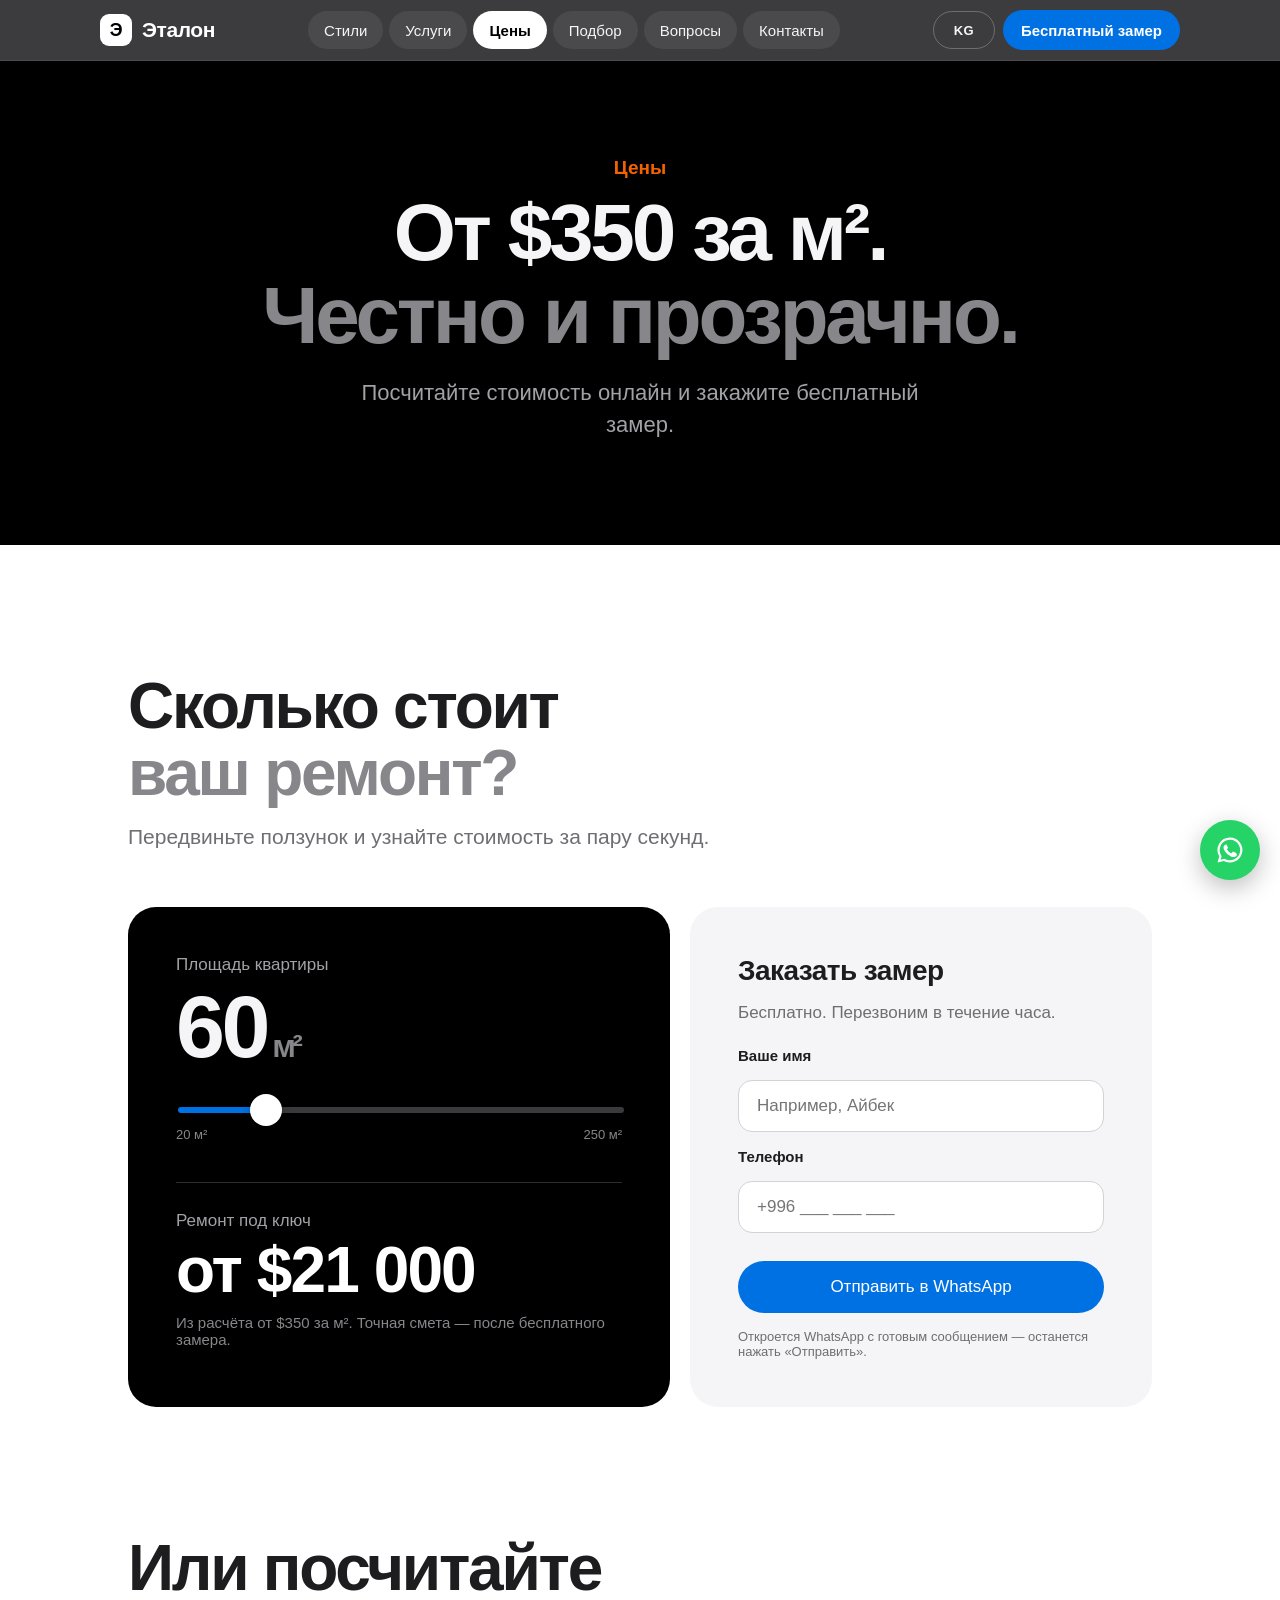
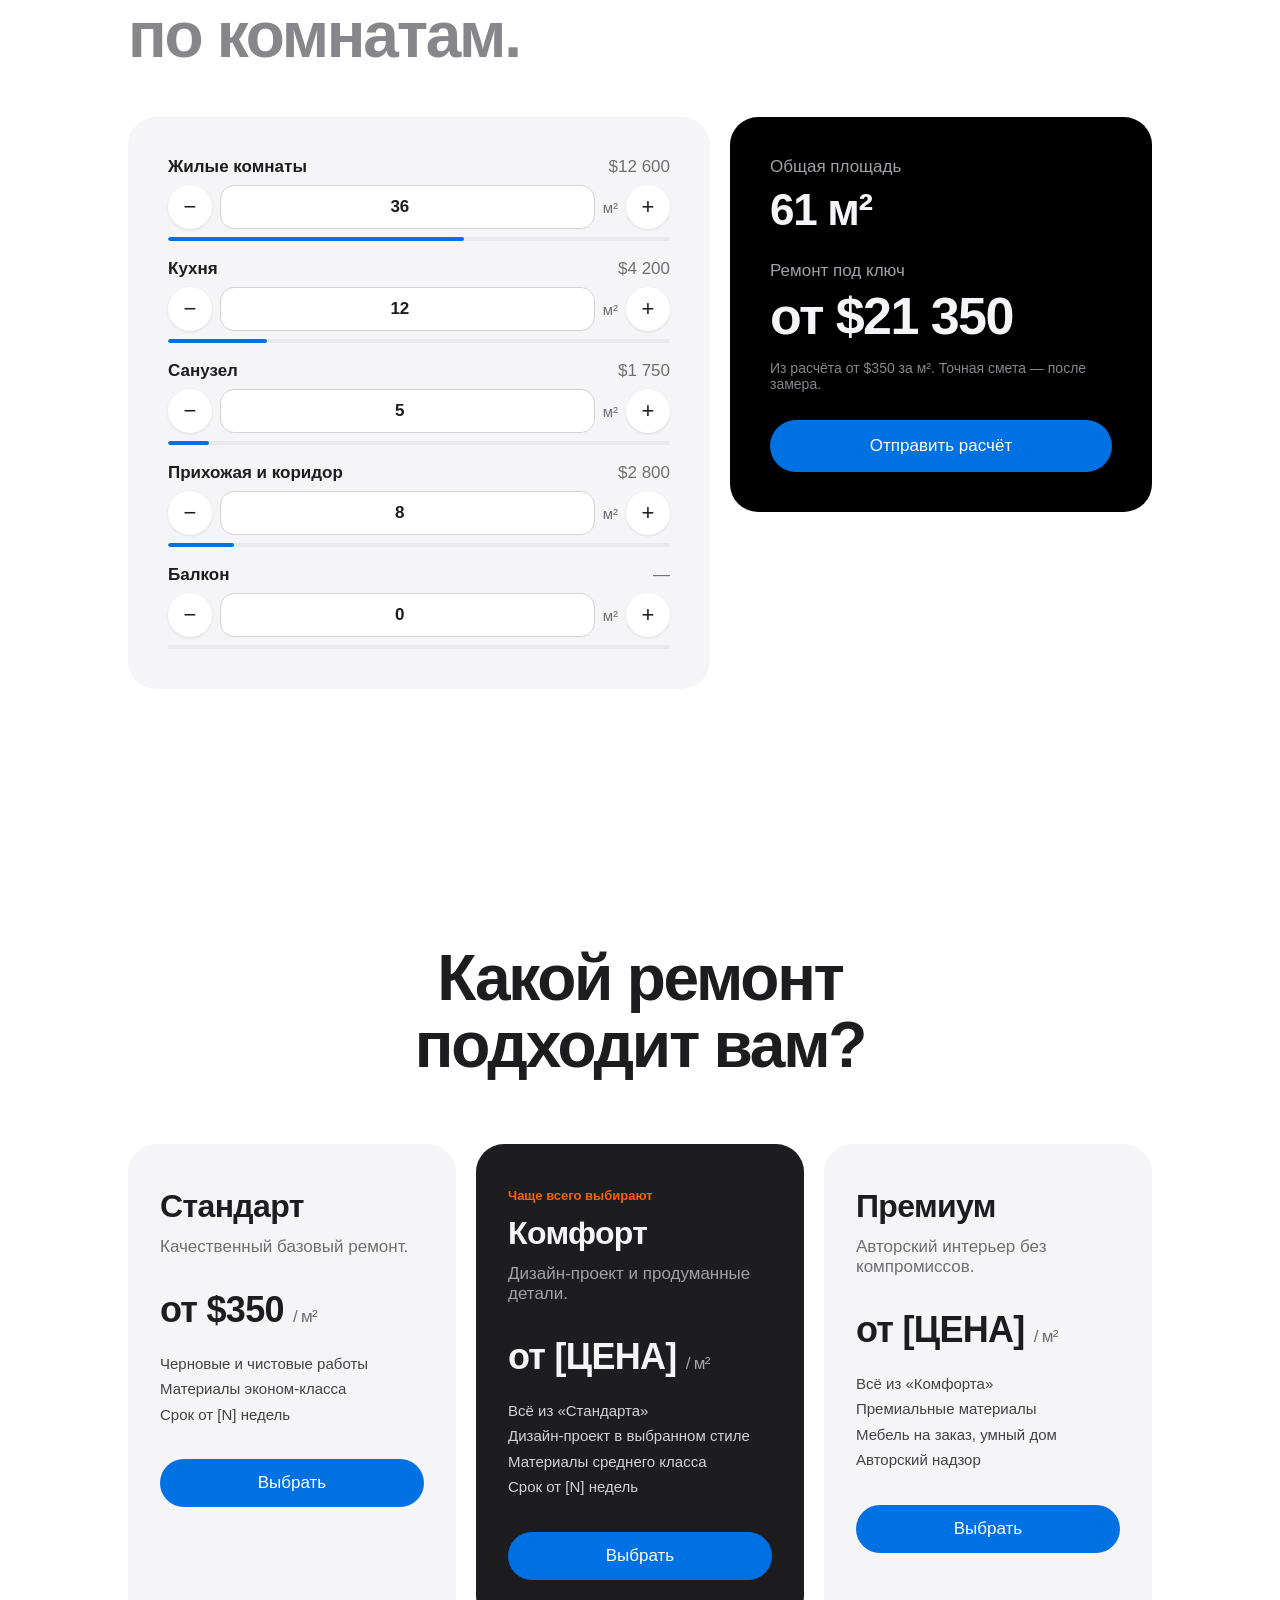
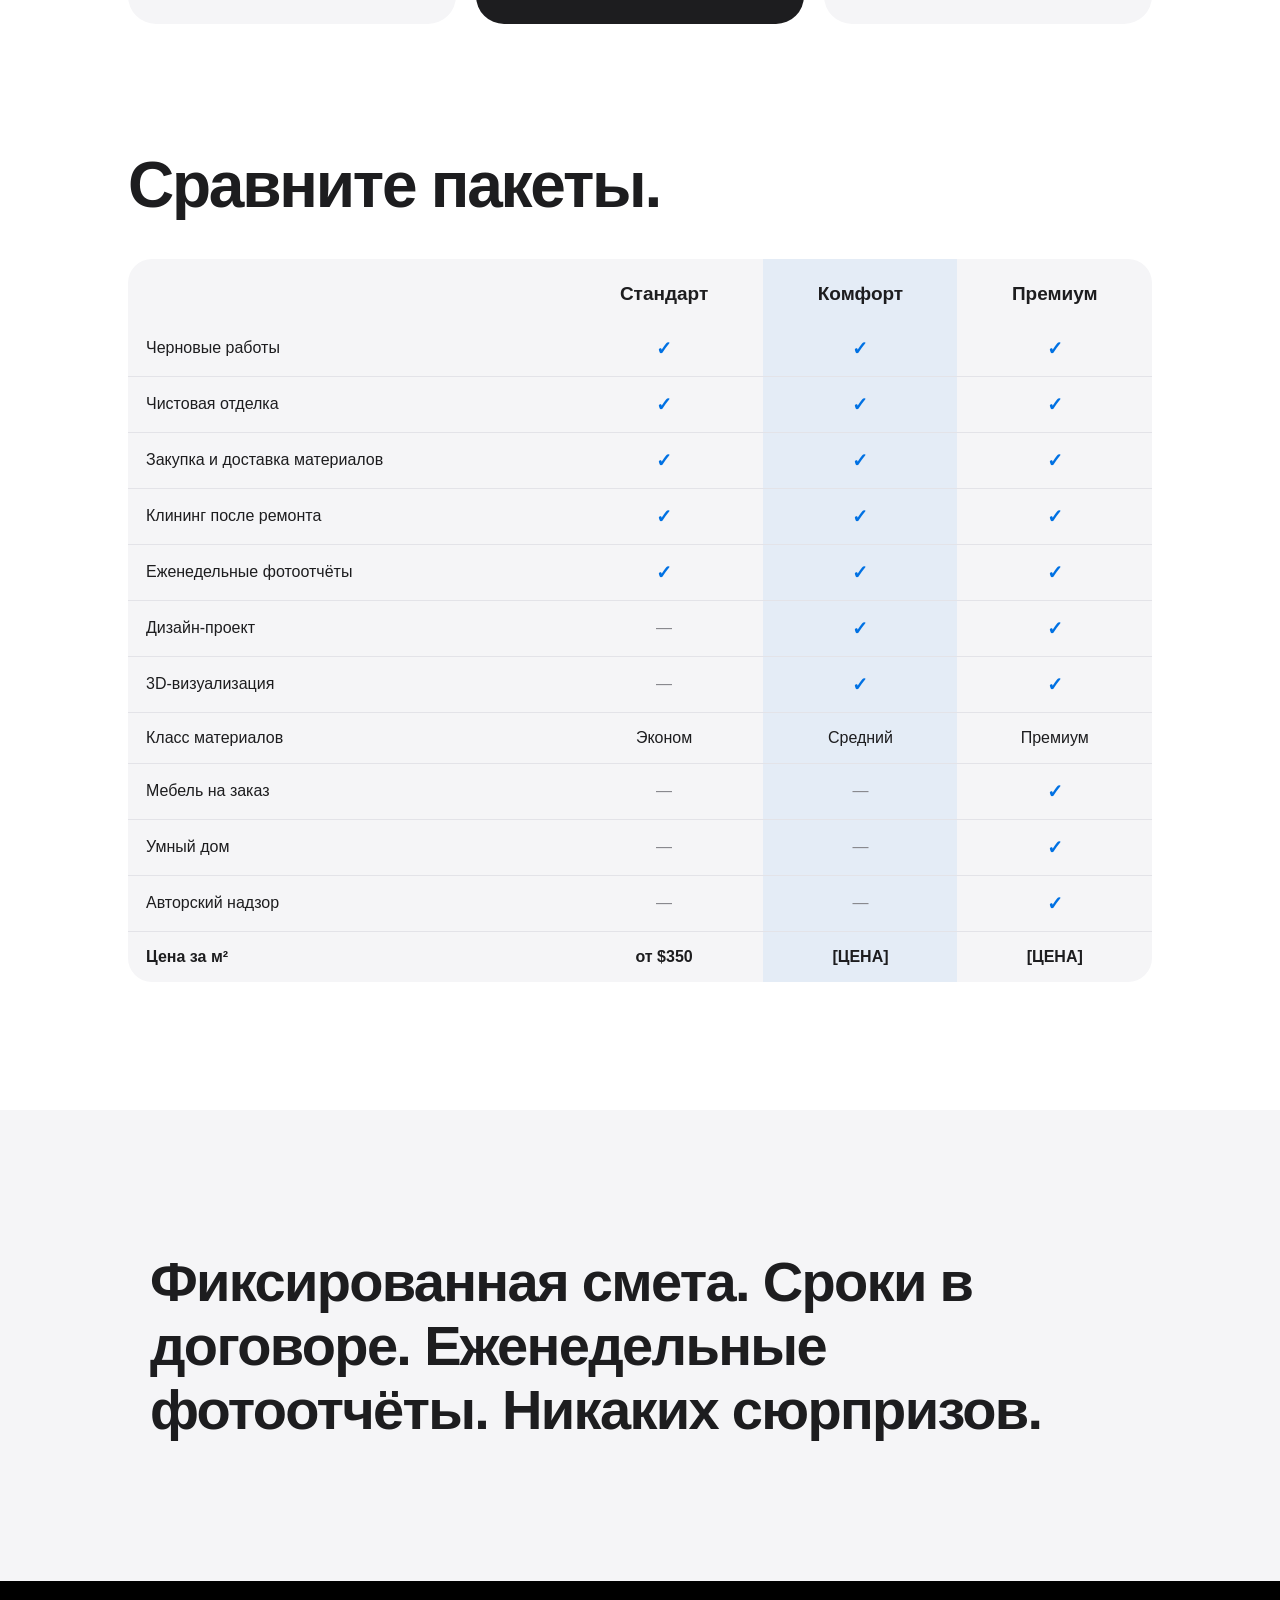
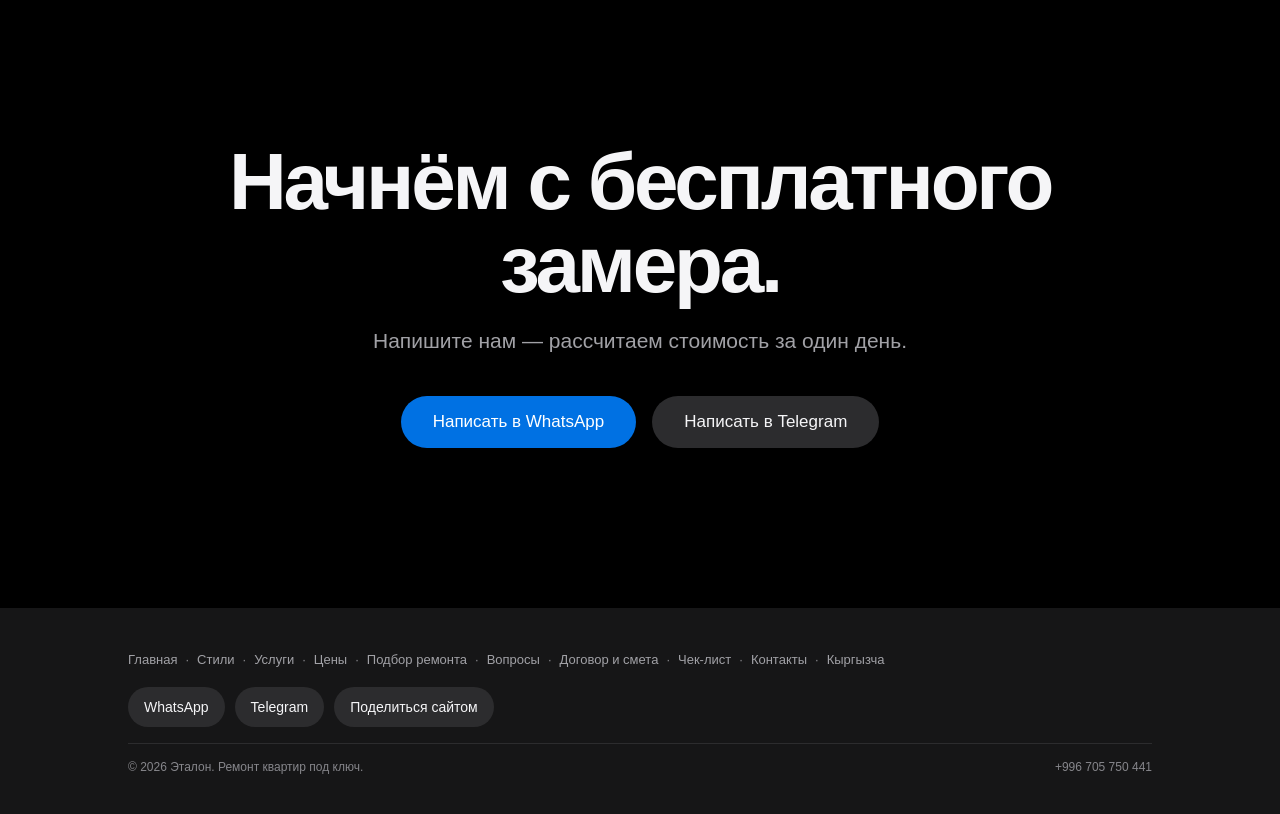
<file: prices.html>
<!doctype html>
<html lang="ru">
<head>
<meta charset="utf-8">
<meta name="viewport" content="width=device-width, initial-scale=1, viewport-fit=cover">
<title>Цены и калькулятор ремонта — Эталон</title>
<meta name="description" content="Стоимость ремонта квартиры под ключ от $350 за м². Калькулятор по площади и по комнатам, сравнение пакетов.">
<link rel="canonical" href="https://pamir12.github.io/etalon/prices.html">
<meta property="og:title" content="Цены и калькулятор ремонта — Эталон">
<meta property="og:description" content="Стоимость ремонта квартиры под ключ от $350 за м². Калькулятор по площади и по комнатам, сравнение пакетов.">
<meta property="og:type" content="website">
<meta property="og:url" content="https://pamir12.github.io/etalon/prices.html">
<meta property="og:locale" content="ru_RU">
<meta property="og:site_name" content="Эталон">
<meta name="color-scheme" content="light dark">
<meta name="theme-color" content="#000000">
<link rel="icon" href="data:image/svg+xml,%3Csvg xmlns='http://www.w3.org/2000/svg' viewBox='0 0 64 64'%3E%3Crect width='64' height='64' rx='14' fill='%23000'/%3E%3Ctext x='32' y='45' font-family='Helvetica,Arial,sans-serif' font-size='38' font-weight='700' text-anchor='middle' fill='%23fff'%3EЭ%3C/text%3E%3C/svg%3E">
<link rel="stylesheet" href="style.css?v=9">
</head>
<body>
<div class="page" style="font-family: -apple-system, BlinkMacSystemFont, 'SF Pro Display', 'Helvetica Neue', sans-serif; color: #1d1d1f; background: #ffffff; -webkit-font-smoothing: antialiased; overflow-x: hidden">
<nav class="topnav nav-in">
<div class="topnav-in">
<a class="logo" href="index.html"><span class="logo-mark" aria-hidden="true">Э</span>Эталон</a>
<div class="navlinks">
<a href="styles.html">Стили</a>
<a href="services.html">Услуги</a>
<a href="prices.html" class="active" aria-current="page">Цены</a>
<a href="quiz.html">Подбор</a>
<a href="faq.html">Вопросы</a>
<a href="contacts.html">Контакты</a>
</div>
<div class="nav-right"><a class="lang" href="kg.html" lang="ky" aria-label="Кыргызча версия">KG</a><a class="btn nav-cta" href="contacts.html#booking">Бесплатный замер</a></div>
</div>
</nav>
<section style="background: #000000; color: #f5f5f7; text-align: center; padding: 96px 22px 104px">
<p class="hero-in d1" style="margin: 0 0 12px; font-size: 19px; font-weight: 600; color: #f56300">Цены</p>
<h1 class="hero-in d2" style="margin: 0 auto; max-width: 900px; font-size: clamp(44px, 8vw, 80px); line-height: 1.04; font-weight: 700; letter-spacing: -0.04em">От $350 за м².<br><span style="color: #86868b">Честно и прозрачно.</span></h1>
<p class="hero-in d3" style="margin: 20px auto 0; max-width: 620px; font-size: clamp(18px, 2.2vw, 22px); line-height: 1.45; color: #a1a1a6">Посчитайте стоимость онлайн и закажите бесплатный замер.</p>
</section>
<section id="calc" style="padding: 128px 22px; background: #ffffff">
<div style="max-width: 1024px; margin: 0 auto">
<h2 class="reveal" style="margin: 0; font-size: clamp(40px, 6vw, 64px); line-height: 1.05; font-weight: 700; letter-spacing: -0.035em">Сколько стоит<br><span style="color: #86868b">ваш ремонт?</span></h2>
<p class="reveal-2" style="margin: 14px 0 0; max-width: 620px; font-size: 21px; line-height: 1.4; color: #6e6e73">Передвиньте ползунок и узнайте стоимость за пару секунд.</p>
<div class="reveal" style="margin-top: 56px; display: flex; flex-wrap: wrap; gap: 20px">
<div style="flex: 1 1 420px; min-width: 0; background: #000000; color: #f5f5f7; border-radius: 28px; padding: clamp(28px, 5vw, 48px)">
<label for="area" style="display: block; font-size: 17px; color: #a1a1a6">Площадь квартиры</label>
<p style="margin: 8px 0 28px; font-size: clamp(56px, 9vw, 88px); font-weight: 700; letter-spacing: -0.04em; line-height: 1"><span id="areaOut" class="num">60</span><span style="font-size: 32px; color: #86868b"> м²</span></p>
<input id="area" class="calc-range" type="range" min="20" max="250" step="1" value="60" aria-label="Площадь в квадратных метрах">
<div style="display: flex; justify-content: space-between; margin-top: 10px; font-size: 13px; color: #86868b"><span>20 м²</span><span>250 м²</span></div>
<div style="margin-top: 40px; padding-top: 28px; border-top: 1px solid #2c2c2e">
<p style="margin: 0; font-size: 17px; color: #a1a1a6">Ремонт под ключ</p>
<p style="margin: 6px 0 0; font-size: clamp(44px, 7vw, 64px); font-weight: 700; letter-spacing: -0.03em; line-height: 1.05; color: #ffffff">от $<span id="totalOut" class="num">21 000</span></p>
<p style="margin: 10px 0 0; font-size: 15px; color: #86868b">Из расчёта от $350 за м². Точная смета — после бесплатного замера.</p>
</div>
</div>
<form id="leadForm" style="flex: 1 1 340px; min-width: 0; background: #f5f5f7; border-radius: 28px; padding: clamp(28px, 5vw, 48px); display: flex; flex-direction: column; gap: 16px">
<h3 style="margin: 0; font-size: 28px; font-weight: 700; letter-spacing: -0.02em">Заказать замер</h3>
<p style="margin: 0 0 8px; font-size: 17px; color: #6e6e73">Бесплатно. Перезвоним в течение часа.</p>
<label for="name" style="font-size: 15px; font-weight: 600">Ваше имя</label>
<input id="name" class="field" type="text" autocomplete="name" placeholder="Например, Айбек" required>
<label for="phone" style="font-size: 15px; font-weight: 600">Телефон</label>
<input id="phone" class="field" type="tel" autocomplete="tel" placeholder="+996 ___ ___ ___" required>
<button class="btn" type="submit" style="margin-top: 12px; min-height: 52px; border: none; border-radius: 980px; background: #0071e3; color: #ffffff; font: inherit; font-size: 17px; cursor: pointer">Отправить в WhatsApp</button>
<p style="margin: 0; font-size: 13px; color: #6e6e73">Откроется WhatsApp с готовым сообщением — останется нажать «Отправить».</p>
</form>
</div>
</div>
</section>
<section id="rooms" style="padding: 0 22px 128px; background: #ffffff">
<div style="max-width: 1024px; margin: 0 auto">
<h2 class="reveal" style="margin: 0; font-size: clamp(40px, 6vw, 64px); line-height: 1.05; font-weight: 700; letter-spacing: -0.035em">Или посчитайте<br><span style="color: #86868b">по комнатам.</span></h2>
<div id="roomCalc" class="reveal" style="margin-top: 48px; display: flex; flex-wrap: wrap; gap: 20px">
<div style="flex: 1 1 460px; min-width: 0; background: #f5f5f7; border-radius: 28px; padding: clamp(22px, 4vw, 40px); display: grid; gap: 18px"><div class="rrow" data-room="Жилые комнаты">
<div class="rtop"><span class="rname">Жилые комнаты</span><span class="rprice">—</span></div>
<div class="rctl"><button type="button" class="stp" data-step="-1" aria-label="Уменьшить: Жилые комнаты">−</button><input class="field rin" type="number" inputmode="numeric" min="0" max="300" value="36" aria-label="Жилые комнаты, м²"><span class="runit">м²</span><button type="button" class="stp" data-step="1" aria-label="Увеличить: Жилые комнаты">+</button></div>
<div class="rtrack"><div class="rbar"></div></div>
</div><div class="rrow" data-room="Кухня">
<div class="rtop"><span class="rname">Кухня</span><span class="rprice">—</span></div>
<div class="rctl"><button type="button" class="stp" data-step="-1" aria-label="Уменьшить: Кухня">−</button><input class="field rin" type="number" inputmode="numeric" min="0" max="300" value="12" aria-label="Кухня, м²"><span class="runit">м²</span><button type="button" class="stp" data-step="1" aria-label="Увеличить: Кухня">+</button></div>
<div class="rtrack"><div class="rbar"></div></div>
</div><div class="rrow" data-room="Санузел">
<div class="rtop"><span class="rname">Санузел</span><span class="rprice">—</span></div>
<div class="rctl"><button type="button" class="stp" data-step="-1" aria-label="Уменьшить: Санузел">−</button><input class="field rin" type="number" inputmode="numeric" min="0" max="300" value="5" aria-label="Санузел, м²"><span class="runit">м²</span><button type="button" class="stp" data-step="1" aria-label="Увеличить: Санузел">+</button></div>
<div class="rtrack"><div class="rbar"></div></div>
</div><div class="rrow" data-room="Прихожая и коридор">
<div class="rtop"><span class="rname">Прихожая и коридор</span><span class="rprice">—</span></div>
<div class="rctl"><button type="button" class="stp" data-step="-1" aria-label="Уменьшить: Прихожая и коридор">−</button><input class="field rin" type="number" inputmode="numeric" min="0" max="300" value="8" aria-label="Прихожая и коридор, м²"><span class="runit">м²</span><button type="button" class="stp" data-step="1" aria-label="Увеличить: Прихожая и коридор">+</button></div>
<div class="rtrack"><div class="rbar"></div></div>
</div><div class="rrow" data-room="Балкон">
<div class="rtop"><span class="rname">Балкон</span><span class="rprice">—</span></div>
<div class="rctl"><button type="button" class="stp" data-step="-1" aria-label="Уменьшить: Балкон">−</button><input class="field rin" type="number" inputmode="numeric" min="0" max="300" value="0" aria-label="Балкон, м²"><span class="runit">м²</span><button type="button" class="stp" data-step="1" aria-label="Увеличить: Балкон">+</button></div>
<div class="rtrack"><div class="rbar"></div></div>
</div></div>
<div style="flex: 1 1 300px; min-width: 0; background: #000000; color: #f5f5f7; border-radius: 28px; padding: clamp(28px, 4vw, 40px); display: flex; flex-direction: column; gap: 8px; align-self: flex-start; position: sticky; top: 90px">
<p style="margin: 0; font-size: 17px; color: #a1a1a6">Общая площадь</p>
<p style="margin: 0; font-size: 44px; font-weight: 700; letter-spacing: -0.03em"><span id="rcArea">61</span> м²</p>
<p style="margin: 18px 0 0; font-size: 17px; color: #a1a1a6">Ремонт под ключ</p>
<p style="margin: 0; font-size: 52px; font-weight: 700; letter-spacing: -0.03em; line-height: 1.05">от $<span id="rcTotal" class="num">0</span></p>
<p style="margin: 8px 0 0; font-size: 14px; color: #86868b">Из расчёта от $350 за м². Точная смета — после замера.</p>
<a id="rcSend" class="btn" href="https://wa.me/" style="display: inline-flex; align-items: center; justify-content: center; min-height: 52px; padding: 0 30px; border-radius: 980px; font-size: 17px; margin-top: 20px; background: #0071e3; color: #ffffff">Отправить расчёт</a>
</div>
</div>
</div>
</section>
<section id="prices" style="padding: 128px 22px; background: #ffffff">
<div style="max-width: 1024px; margin: 0 auto">
<h2 class="reveal" style="margin: 0; text-align: center; font-size: clamp(40px, 6vw, 64px); line-height: 1.05; font-weight: 700; letter-spacing: -0.035em">Какой ремонт<br>подходит вам?</h2>
<div style="margin-top: 64px; display: grid; grid-template-columns: repeat(auto-fit, minmax(280px, 1fr)); gap: 20px">
<div class="reveal card" style="background: #f5f5f7; border-radius: 28px; padding: 44px 32px; display: flex; flex-direction: column; gap: 12px"><h3 style="margin: 0; font-size: 32px; font-weight: 700; letter-spacing: -0.02em">Стандарт</h3><p style="margin: 0; font-size: 17px; color: #6e6e73">Качественный базовый ремонт.</p><p style="margin: 20px 0 0; font-size: 36px; font-weight: 700; letter-spacing: -0.02em">от $350 <span style="font-size: 17px; font-weight: 400; color: #6e6e73">/ м²</span></p><p style="margin: 8px 0 0; font-size: 15px; line-height: 1.7; color: #424245">Черновые и чистовые работы<br>Материалы эконом-класса<br>Срок от [N] недель</p><a class="btn" href="#contact" style="margin-top: 20px; display: inline-flex; align-items: center; justify-content: center; min-height: 48px; border-radius: 980px; background: #0071e3; color: #ffffff; font-size: 17px">Выбрать</a></div>
<div class="reveal-2 card" style="background: #1d1d1f; color: #f5f5f7; border-radius: 28px; padding: 44px 32px; display: flex; flex-direction: column; gap: 12px"><p style="margin: 0; font-size: 13px; font-weight: 600; color: #f56300">Чаще всего выбирают</p><h3 style="margin: 0; font-size: 32px; font-weight: 700; letter-spacing: -0.02em">Комфорт</h3><p style="margin: 0; font-size: 17px; color: #a1a1a6">Дизайн-проект и продуманные детали.</p><p style="margin: 20px 0 0; font-size: 36px; font-weight: 700; letter-spacing: -0.02em">от [ЦЕНА] <span style="font-size: 17px; font-weight: 400; color: #a1a1a6">/ м²</span></p><p style="margin: 8px 0 0; font-size: 15px; line-height: 1.7; color: #d2d2d7">Всё из «Стандарта»<br>Дизайн-проект в выбранном стиле<br>Материалы среднего класса<br>Срок от [N] недель</p><a class="btn" href="#contact" style="margin-top: 20px; display: inline-flex; align-items: center; justify-content: center; min-height: 48px; border-radius: 980px; background: #0071e3; color: #ffffff; font-size: 17px">Выбрать</a></div>
<div class="reveal-3 card" style="background: #f5f5f7; border-radius: 28px; padding: 44px 32px; display: flex; flex-direction: column; gap: 12px"><h3 style="margin: 0; font-size: 32px; font-weight: 700; letter-spacing: -0.02em">Премиум</h3><p style="margin: 0; font-size: 17px; color: #6e6e73">Авторский интерьер без компромиссов.</p><p style="margin: 20px 0 0; font-size: 36px; font-weight: 700; letter-spacing: -0.02em">от [ЦЕНА] <span style="font-size: 17px; font-weight: 400; color: #6e6e73">/ м²</span></p><p style="margin: 8px 0 0; font-size: 15px; line-height: 1.7; color: #424245">Всё из «Комфорта»<br>Премиальные материалы<br>Мебель на заказ, умный дом<br>Авторский надзор</p><a class="btn" href="#contact" style="margin-top: 20px; display: inline-flex; align-items: center; justify-content: center; min-height: 48px; border-radius: 980px; background: #0071e3; color: #ffffff; font-size: 17px">Выбрать</a></div>
</div>
</div>
</section>
<section id="compare" style="padding: 0 22px 128px; background: #ffffff">
<div style="max-width: 1024px; margin: 0 auto">
<h2 class="reveal" style="margin: 0; font-size: clamp(40px, 6vw, 64px); line-height: 1.05; font-weight: 700; letter-spacing: -0.035em">Сравните пакеты.</h2>
<div class="reveal cmp-wrap" style="margin-top: 40px">
<table class="cmp">
<thead><tr><th scope="col"><span class="sr">Что входит</span></th><th scope="col">Стандарт</th><th scope="col" class="hl">Комфорт</th><th scope="col">Премиум</th></tr></thead>
<tbody><tr><th scope="row">Черновые работы</th><td><span class="yes" aria-label="входит">✓</span></td><td class="hl"><span class="yes" aria-label="входит">✓</span></td><td><span class="yes" aria-label="входит">✓</span></td></tr><tr><th scope="row">Чистовая отделка</th><td><span class="yes" aria-label="входит">✓</span></td><td class="hl"><span class="yes" aria-label="входит">✓</span></td><td><span class="yes" aria-label="входит">✓</span></td></tr><tr><th scope="row">Закупка и доставка материалов</th><td><span class="yes" aria-label="входит">✓</span></td><td class="hl"><span class="yes" aria-label="входит">✓</span></td><td><span class="yes" aria-label="входит">✓</span></td></tr><tr><th scope="row">Клининг после ремонта</th><td><span class="yes" aria-label="входит">✓</span></td><td class="hl"><span class="yes" aria-label="входит">✓</span></td><td><span class="yes" aria-label="входит">✓</span></td></tr><tr><th scope="row">Еженедельные фотоотчёты</th><td><span class="yes" aria-label="входит">✓</span></td><td class="hl"><span class="yes" aria-label="входит">✓</span></td><td><span class="yes" aria-label="входит">✓</span></td></tr><tr><th scope="row">Дизайн-проект</th><td><span class="no" aria-label="не входит">—</span></td><td class="hl"><span class="yes" aria-label="входит">✓</span></td><td><span class="yes" aria-label="входит">✓</span></td></tr><tr><th scope="row">3D-визуализация</th><td><span class="no" aria-label="не входит">—</span></td><td class="hl"><span class="yes" aria-label="входит">✓</span></td><td><span class="yes" aria-label="входит">✓</span></td></tr><tr><th scope="row">Класс материалов</th><td>Эконом</td><td class="hl">Средний</td><td>Премиум</td></tr><tr><th scope="row">Мебель на заказ</th><td><span class="no" aria-label="не входит">—</span></td><td class="hl"><span class="no" aria-label="не входит">—</span></td><td><span class="yes" aria-label="входит">✓</span></td></tr><tr><th scope="row">Умный дом</th><td><span class="no" aria-label="не входит">—</span></td><td class="hl"><span class="no" aria-label="не входит">—</span></td><td><span class="yes" aria-label="входит">✓</span></td></tr><tr><th scope="row">Авторский надзор</th><td><span class="no" aria-label="не входит">—</span></td><td class="hl"><span class="no" aria-label="не входит">—</span></td><td><span class="yes" aria-label="входит">✓</span></td></tr><tr><th scope="row">Цена за м²</th><td>от $350</td><td class="hl">[ЦЕНА]</td><td>[ЦЕНА]</td></tr></tbody>
</table>
</div>
</div>
</section>
<section style="background: #f5f5f7; padding: 140px 22px">
<p style="margin: 0 auto; max-width: 980px; font-size: clamp(32px, 4.6vw, 56px); line-height: 1.14; font-weight: 700; letter-spacing: -0.03em"><span class="ink-light" style="color: #1d1d1f">Фиксированная смета. </span><span class="ink-light" style="color: #1d1d1f">Сроки в договоре. </span><span class="ink-light" style="color: #1d1d1f">Еженедельные фотоотчёты. </span><span class="ink-light" style="color: #1d1d1f">Никаких сюрпризов.</span></p>
</section>
<section id="contact" style="padding: 160px 22px; background: #000000; color: #f5f5f7; text-align: center">
<h2 class="zoom" style="margin: 0 auto; max-width: 900px; font-size: clamp(44px, 7vw, 80px); line-height: 1.03; font-weight: 700; letter-spacing: -0.04em">Начнём с бесплатного замера.</h2>
<p class="reveal" style="margin: 20px auto 0; max-width: 560px; font-size: 21px; line-height: 1.4; color: #a1a1a6">Напишите нам — рассчитаем стоимость за один день.</p>
<div class="reveal-2" style="display: flex; flex-wrap: wrap; justify-content: center; gap: 16px; margin-top: 40px">
<a class="btn" href="https://wa.me/" style="display: inline-flex; align-items: center; min-height: 52px; padding: 0 32px; border-radius: 980px; background: #0071e3; color: #ffffff; font-size: 17px">Написать в WhatsApp</a>
<a class="btn" href="https://t.me/+996705750441" target="_blank" rel="noopener" style="display: inline-flex; align-items: center; min-height: 52px; padding: 0 32px; border-radius: 980px; background: #2c2c2e; color: #f5f5f7; font-size: 17px">Написать в Telegram</a>
</div>
</section>
<footer style="background: #161617; padding: 40px 22px">
<div style="max-width: 1024px; margin: 0 auto; display: flex; flex-direction: column; gap: 16px; font-size: 13px; color: #86868b">
<div style="display: flex; flex-wrap: wrap; gap: 8px; line-height: 1.8"><a href="index.html" style="color: #a1a1a6">Главная</a> · <a href="styles.html" style="color: #a1a1a6">Стили</a> · <a href="services.html" style="color: #a1a1a6">Услуги</a> · <a href="prices.html" style="color: #a1a1a6">Цены</a> · <a href="quiz.html" style="color: #a1a1a6">Подбор ремонта</a> · <a href="faq.html" style="color: #a1a1a6">Вопросы</a> · <a href="dogovor.html" style="color: #a1a1a6">Договор и смета</a> · <a href="checklist.html" style="color: #a1a1a6">Чек-лист</a> · <a href="contacts.html" style="color: #a1a1a6">Контакты</a> · <a href="kg.html" style="color: #a1a1a6">Кыргызча</a></div>
<div style="display: flex; flex-wrap: wrap; gap: 10px">
<a class="btn foot-btn" href="https://wa.me/">WhatsApp</a>
<a class="btn foot-btn" href="https://t.me/+996705750441" target="_blank" rel="noopener">Telegram</a>
<button class="btn foot-btn" type="button" data-share>Поделиться сайтом</button>
</div>
<div style="display: flex; flex-wrap: wrap; justify-content: space-between; gap: 12px; padding-top: 16px; border-top: 1px solid #2c2c2e; font-size: 12px">
<span>© 2026 Эталон. Ремонт квартир под ключ.</span>
<span>+996 705 750 441</span>
</div>
</div>
</footer>
</div>
<nav class="tabbar" aria-label="Разделы сайта"><a href="index.html"><svg aria-hidden="true" width="24" height="24" viewBox="0 0 24 24" fill="none" stroke="currentColor" stroke-width="1.8" stroke-linecap="round" stroke-linejoin="round"><path d="M3 10.5 12 3l9 7.5"></path><path d="M5 9.5V21h14V9.5"></path><path d="M10 21v-6h4v6"></path></svg><span>Главная</span></a><a href="styles.html"><svg aria-hidden="true" width="24" height="24" viewBox="0 0 24 24" fill="none" stroke="currentColor" stroke-width="1.8" stroke-linecap="round" stroke-linejoin="round"><rect x="3" y="3" width="8" height="8" rx="2"></rect><rect x="13" y="3" width="8" height="8" rx="2"></rect><rect x="3" y="13" width="8" height="8" rx="2"></rect><rect x="13" y="13" width="8" height="8" rx="2"></rect></svg><span>Стили</span></a><a href="quiz.html"><svg aria-hidden="true" width="24" height="24" viewBox="0 0 24 24" fill="none" stroke="currentColor" stroke-width="1.8" stroke-linecap="round" stroke-linejoin="round"><path d="M12 3l2.3 4.7 5.2.8-3.8 3.7.9 5.2L12 15l-4.6 2.4.9-5.2-3.8-3.7 5.2-.8z"></path></svg><span>Подбор</span></a><a href="prices.html" class="active" aria-current="page"><svg aria-hidden="true" width="24" height="24" viewBox="0 0 24 24" fill="none" stroke="currentColor" stroke-width="1.8" stroke-linecap="round" stroke-linejoin="round"><rect x="5" y="2" width="14" height="20" rx="3"></rect><path d="M8 6h8"></path><path d="M8 11h.01M12 11h.01M16 11h.01M8 15h.01M12 15h.01M16 15h.01M8 19h.01M12 19h.01M16 19h.01"></path></svg><span>Цены</span></a><a href="faq.html"><svg aria-hidden="true" width="24" height="24" viewBox="0 0 24 24" fill="none" stroke="currentColor" stroke-width="1.8" stroke-linecap="round" stroke-linejoin="round"><circle cx="12" cy="12" r="9"></circle><path d="M9.5 9a2.5 2.5 0 1 1 3.5 2.3c-.6.3-1 .9-1 1.6v.6"></path><path d="M12 17h.01"></path></svg><span>Вопросы</span></a><a href="contacts.html"><svg aria-hidden="true" width="24" height="24" viewBox="0 0 24 24" fill="none" stroke="currentColor" stroke-width="1.8" stroke-linecap="round" stroke-linejoin="round"><path d="M21 12a8.5 8.5 0 0 1-12.3 7.6L3 21l1.4-5.4A8.5 8.5 0 1 1 21 12z"></path></svg><span>Контакты</span></a></nav>
<button id="toTop" class="to-top" type="button" aria-label="Наверх"><svg aria-hidden="true" width="22" height="22" viewBox="0 0 24 24" fill="none" stroke="currentColor" stroke-width="2.2" stroke-linecap="round" stroke-linejoin="round"><path d="M12 19V5M5 12l7-7 7 7"></path></svg></button>
<a id="waFloat" class="wa-float" href="https://wa.me/" aria-label="Написать в WhatsApp"><svg aria-hidden="true" width="30" height="30" viewBox="0 0 24 24" fill="#ffffff"><path d="M12 2a10 10 0 0 0-8.6 15.1L2 22l5-1.3A10 10 0 1 0 12 2zm0 18.2a8.2 8.2 0 0 1-4.2-1.1l-.3-.2-3 .8.8-2.9-.2-.3A8.2 8.2 0 1 1 12 20.2zm4.5-6.1c-.2-.1-1.5-.7-1.7-.8-.2-.1-.4-.1-.6.1l-.8 1c-.1.2-.3.2-.5.1a6.7 6.7 0 0 1-3.3-2.9c-.2-.4.2-.4.7-1.3.1-.2 0-.3 0-.4l-.8-1.8c-.2-.5-.4-.4-.6-.4h-.5a1 1 0 0 0-.7.3 3 3 0 0 0-.9 2.2 5.2 5.2 0 0 0 1.1 2.7 11.8 11.8 0 0 0 4.5 4c1.7.7 2.3.8 3.2.6.5-.1 1.5-.6 1.7-1.2.2-.6.2-1.1.2-1.2-.1-.1-.3-.2-.5-.3z"></path></svg></a>
<script src="main.js?v=9"></script>
</body>
</html>
</file>
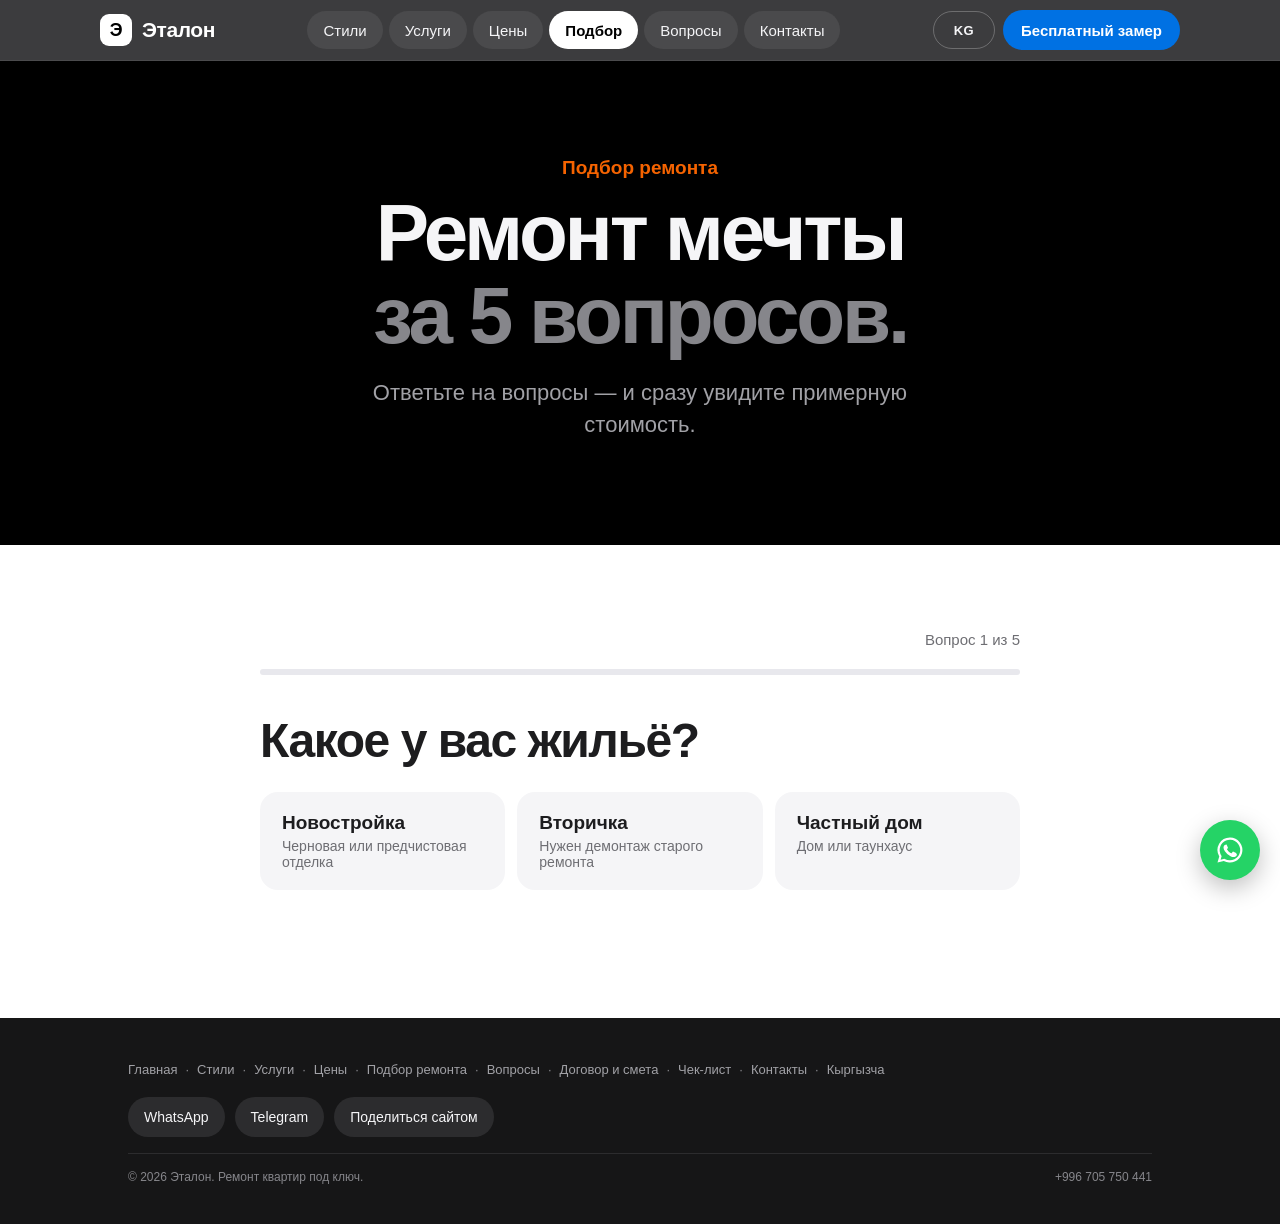
<file: quiz.html>
<!doctype html>
<html lang="ru">
<head>
<meta charset="utf-8">
<meta name="viewport" content="width=device-width, initial-scale=1, viewport-fit=cover">
<title>Подбор ремонта за 1 минуту — Эталон</title>
<meta name="description" content="Ответьте на 5 вопросов и узнайте примерную стоимость ремонта квартиры под ключ.">
<link rel="canonical" href="https://pamir12.github.io/etalon/quiz.html">
<meta property="og:title" content="Подбор ремонта за 1 минуту — Эталон">
<meta property="og:description" content="Ответьте на 5 вопросов и узнайте примерную стоимость ремонта квартиры под ключ.">
<meta property="og:type" content="website">
<meta property="og:url" content="https://pamir12.github.io/etalon/quiz.html">
<meta property="og:locale" content="ru_RU">
<meta property="og:site_name" content="Эталон">
<meta name="color-scheme" content="light dark">
<meta name="theme-color" content="#000000">
<link rel="icon" href="data:image/svg+xml,%3Csvg xmlns='http://www.w3.org/2000/svg' viewBox='0 0 64 64'%3E%3Crect width='64' height='64' rx='14' fill='%23000'/%3E%3Ctext x='32' y='45' font-family='Helvetica,Arial,sans-serif' font-size='38' font-weight='700' text-anchor='middle' fill='%23fff'%3EЭ%3C/text%3E%3C/svg%3E">
<link rel="stylesheet" href="style.css?v=9">
</head>
<body>
<div class="page" style="font-family: -apple-system, BlinkMacSystemFont, 'SF Pro Display', 'Helvetica Neue', sans-serif; color: #1d1d1f; background: #ffffff; -webkit-font-smoothing: antialiased; overflow-x: hidden">
<nav class="topnav nav-in">
<div class="topnav-in">
<a class="logo" href="index.html"><span class="logo-mark" aria-hidden="true">Э</span>Эталон</a>
<div class="navlinks">
<a href="styles.html">Стили</a>
<a href="services.html">Услуги</a>
<a href="prices.html">Цены</a>
<a href="quiz.html" class="active" aria-current="page">Подбор</a>
<a href="faq.html">Вопросы</a>
<a href="contacts.html">Контакты</a>
</div>
<div class="nav-right"><a class="lang" href="kg.html" lang="ky" aria-label="Кыргызча версия">KG</a><a class="btn nav-cta" href="contacts.html#booking">Бесплатный замер</a></div>
</div>
</nav>
<section style="background: #000000; color: #f5f5f7; text-align: center; padding: 96px 22px 104px">
<p class="hero-in d1" style="margin: 0 0 12px; font-size: 19px; font-weight: 600; color: #f56300">Подбор ремонта</p>
<h1 class="hero-in d2" style="margin: 0 auto; max-width: 900px; font-size: clamp(44px, 8vw, 80px); line-height: 1.04; font-weight: 700; letter-spacing: -0.04em">Ремонт мечты<br><span style="color: #86868b">за 5 вопросов.</span></h1>
<p class="hero-in d3" style="margin: 20px auto 0; max-width: 620px; font-size: clamp(18px, 2.2vw, 22px); line-height: 1.45; color: #a1a1a6">Ответьте на вопросы — и сразу увидите примерную стоимость.</p>
</section>
<section style="padding: 72px 22px 128px; background: #ffffff">
<div id="quiz" class="quiz" style="max-width: 760px; margin: 0 auto; scroll-margin-top: 80px">
<div class="qhead"><button id="qback" type="button" class="qback" aria-label="Назад">‹ Назад</button><span id="qcount">Вопрос 1 из 5</span></div>
<div class="qtrack"><div id="qbar" class="qbar"></div></div>
<div class="qstep" data-key="type"><h2>Какое у вас жильё?</h2><div class="qopts"><button type="button" class="qopt" data-v="Новостройка"><b>Новостройка</b><span>Черновая или предчистовая отделка</span></button><button type="button" class="qopt" data-v="Вторичка"><b>Вторичка</b><span>Нужен демонтаж старого ремонта</span></button><button type="button" class="qopt" data-v="Частный дом"><b>Частный дом</b><span>Дом или таунхаус</span></button></div></div>
<div class="qstep" data-key="area" hidden><h2>Какая площадь?</h2>
<p class="qbig"><span id="qAreaOut" class="num">60</span> м²</p>
<input id="qArea" class="calc-range" type="range" min="20" max="250" value="60" aria-label="Площадь, м²">
<div style="display: flex; justify-content: space-between; margin-top: 10px; font-size: 13px; color: #86868b"><span>20 м²</span><span>250 м²</span></div>
<button id="qnext" type="button" class="btn" style="display: inline-flex; align-items: center; justify-content: center; min-height: 52px; padding: 0 30px; border-radius: 980px; font-size: 17px; margin-top: 32px; border: none; background: #0071e3; color: #ffffff; font-family: inherit; cursor: pointer">Дальше</button>
</div>
<div class="qstep" data-key="style" hidden><h2>Какой стиль нравится?</h2><div class="qopts"><button type="button" class="qopt" data-v="Минимализм"><b>Минимализм</b></button><button type="button" class="qopt" data-v="Скандинавский"><b>Скандинавский</b></button><button type="button" class="qopt" data-v="Лофт"><b>Лофт</b></button><button type="button" class="qopt" data-v="Неоклассика"><b>Неоклассика</b></button><button type="button" class="qopt" data-v="Джапанди"><b>Джапанди</b></button><button type="button" class="qopt" data-v="Современный"><b>Современный</b></button><button type="button" class="qopt" data-v="Пока не знаю"><b>Пока не знаю</b><span>Поможем выбрать</span></button></div></div>
<div class="qstep" data-key="when" hidden><h2>Когда хотите начать?</h2><div class="qopts"><button type="button" class="qopt" data-v="Как можно скорее"><b>Как можно скорее</b></button><button type="button" class="qopt" data-v="В течение месяца"><b>В течение месяца</b></button><button type="button" class="qopt" data-v="Через 1–3 месяца"><b>Через 1–3 месяца</b></button><button type="button" class="qopt" data-v="Пока просто узнаю цену"><b>Пока просто узнаю цену</b></button></div></div>
<div class="qstep" data-key="pack" hidden><h2>Какой уровень ремонта?</h2><div class="qopts"><button type="button" class="qopt" data-v="Стандарт"><b>Стандарт</b><span>Качественно и без лишнего</span></button><button type="button" class="qopt" data-v="Комфорт"><b>Комфорт</b><span>С дизайн-проектом</span></button><button type="button" class="qopt" data-v="Премиум"><b>Премиум</b><span>Авторский интерьер</span></button></div></div>
<div class="qstep" hidden>
<h2>Ваш ремонт</h2>
<p id="qSummary" style="margin: 0; font-size: 17px; color: #6e6e73"></p>
<div style="margin-top: 20px; background: #000000; color: #f5f5f7; border-radius: 24px; padding: 28px">
<p style="margin: 0; font-size: 17px; color: #a1a1a6">Ориентировочная стоимость за <span id="qResArea">60</span> м²</p>
<p style="margin: 6px 0 0; font-size: clamp(44px, 8vw, 64px); font-weight: 700; letter-spacing: -0.03em; line-height: 1.05">от $<span id="qResTotal">21 000</span></p>
<p style="margin: 8px 0 0; font-size: 14px; color: #86868b">Точная смета — после бесплатного замера.</p>
</div>
<form id="qform" style="margin-top: 20px; display: grid; gap: 12px">
<label for="qname" class="bk-label">Имя</label><input id="qname" class="field" type="text" autocomplete="name" required>
<label for="qphone" class="bk-label">Телефон</label><input id="qphone" class="field" type="tel" autocomplete="tel" placeholder="+996" required>
<button class="btn" type="submit" style="display: inline-flex; align-items: center; justify-content: center; min-height: 52px; padding: 0 30px; border-radius: 980px; font-size: 17px; margin-top: 8px; border: none; background: #0071e3; color: #ffffff; font-family: inherit; cursor: pointer">Получить точный расчёт в WhatsApp</button>
</form>
</div>
</div>
</section>
<footer style="background: #161617; padding: 40px 22px">
<div style="max-width: 1024px; margin: 0 auto; display: flex; flex-direction: column; gap: 16px; font-size: 13px; color: #86868b">
<div style="display: flex; flex-wrap: wrap; gap: 8px; line-height: 1.8"><a href="index.html" style="color: #a1a1a6">Главная</a> · <a href="styles.html" style="color: #a1a1a6">Стили</a> · <a href="services.html" style="color: #a1a1a6">Услуги</a> · <a href="prices.html" style="color: #a1a1a6">Цены</a> · <a href="quiz.html" style="color: #a1a1a6">Подбор ремонта</a> · <a href="faq.html" style="color: #a1a1a6">Вопросы</a> · <a href="dogovor.html" style="color: #a1a1a6">Договор и смета</a> · <a href="checklist.html" style="color: #a1a1a6">Чек-лист</a> · <a href="contacts.html" style="color: #a1a1a6">Контакты</a> · <a href="kg.html" style="color: #a1a1a6">Кыргызча</a></div>
<div style="display: flex; flex-wrap: wrap; gap: 10px">
<a class="btn foot-btn" href="https://wa.me/">WhatsApp</a>
<a class="btn foot-btn" href="https://t.me/+996705750441" target="_blank" rel="noopener">Telegram</a>
<button class="btn foot-btn" type="button" data-share>Поделиться сайтом</button>
</div>
<div style="display: flex; flex-wrap: wrap; justify-content: space-between; gap: 12px; padding-top: 16px; border-top: 1px solid #2c2c2e; font-size: 12px">
<span>© 2026 Эталон. Ремонт квартир под ключ.</span>
<span>+996 705 750 441</span>
</div>
</div>
</footer>
</div>
<nav class="tabbar" aria-label="Разделы сайта"><a href="index.html"><svg aria-hidden="true" width="24" height="24" viewBox="0 0 24 24" fill="none" stroke="currentColor" stroke-width="1.8" stroke-linecap="round" stroke-linejoin="round"><path d="M3 10.5 12 3l9 7.5"></path><path d="M5 9.5V21h14V9.5"></path><path d="M10 21v-6h4v6"></path></svg><span>Главная</span></a><a href="styles.html"><svg aria-hidden="true" width="24" height="24" viewBox="0 0 24 24" fill="none" stroke="currentColor" stroke-width="1.8" stroke-linecap="round" stroke-linejoin="round"><rect x="3" y="3" width="8" height="8" rx="2"></rect><rect x="13" y="3" width="8" height="8" rx="2"></rect><rect x="3" y="13" width="8" height="8" rx="2"></rect><rect x="13" y="13" width="8" height="8" rx="2"></rect></svg><span>Стили</span></a><a href="quiz.html" class="active" aria-current="page"><svg aria-hidden="true" width="24" height="24" viewBox="0 0 24 24" fill="none" stroke="currentColor" stroke-width="1.8" stroke-linecap="round" stroke-linejoin="round"><path d="M12 3l2.3 4.7 5.2.8-3.8 3.7.9 5.2L12 15l-4.6 2.4.9-5.2-3.8-3.7 5.2-.8z"></path></svg><span>Подбор</span></a><a href="prices.html"><svg aria-hidden="true" width="24" height="24" viewBox="0 0 24 24" fill="none" stroke="currentColor" stroke-width="1.8" stroke-linecap="round" stroke-linejoin="round"><rect x="5" y="2" width="14" height="20" rx="3"></rect><path d="M8 6h8"></path><path d="M8 11h.01M12 11h.01M16 11h.01M8 15h.01M12 15h.01M16 15h.01M8 19h.01M12 19h.01M16 19h.01"></path></svg><span>Цены</span></a><a href="faq.html"><svg aria-hidden="true" width="24" height="24" viewBox="0 0 24 24" fill="none" stroke="currentColor" stroke-width="1.8" stroke-linecap="round" stroke-linejoin="round"><circle cx="12" cy="12" r="9"></circle><path d="M9.5 9a2.5 2.5 0 1 1 3.5 2.3c-.6.3-1 .9-1 1.6v.6"></path><path d="M12 17h.01"></path></svg><span>Вопросы</span></a><a href="contacts.html"><svg aria-hidden="true" width="24" height="24" viewBox="0 0 24 24" fill="none" stroke="currentColor" stroke-width="1.8" stroke-linecap="round" stroke-linejoin="round"><path d="M21 12a8.5 8.5 0 0 1-12.3 7.6L3 21l1.4-5.4A8.5 8.5 0 1 1 21 12z"></path></svg><span>Контакты</span></a></nav>
<button id="toTop" class="to-top" type="button" aria-label="Наверх"><svg aria-hidden="true" width="22" height="22" viewBox="0 0 24 24" fill="none" stroke="currentColor" stroke-width="2.2" stroke-linecap="round" stroke-linejoin="round"><path d="M12 19V5M5 12l7-7 7 7"></path></svg></button>
<a id="waFloat" class="wa-float" href="https://wa.me/" aria-label="Написать в WhatsApp"><svg aria-hidden="true" width="30" height="30" viewBox="0 0 24 24" fill="#ffffff"><path d="M12 2a10 10 0 0 0-8.6 15.1L2 22l5-1.3A10 10 0 1 0 12 2zm0 18.2a8.2 8.2 0 0 1-4.2-1.1l-.3-.2-3 .8.8-2.9-.2-.3A8.2 8.2 0 1 1 12 20.2zm4.5-6.1c-.2-.1-1.5-.7-1.7-.8-.2-.1-.4-.1-.6.1l-.8 1c-.1.2-.3.2-.5.1a6.7 6.7 0 0 1-3.3-2.9c-.2-.4.2-.4.7-1.3.1-.2 0-.3 0-.4l-.8-1.8c-.2-.5-.4-.4-.6-.4h-.5a1 1 0 0 0-.7.3 3 3 0 0 0-.9 2.2 5.2 5.2 0 0 0 1.1 2.7 11.8 11.8 0 0 0 4.5 4c1.7.7 2.3.8 3.2.6.5-.1 1.5-.6 1.7-1.2.2-.6.2-1.1.2-1.2-.1-.1-.3-.2-.5-.3z"></path></svg></a>
<script src="main.js?v=9"></script>
</body>
</html>
</file>
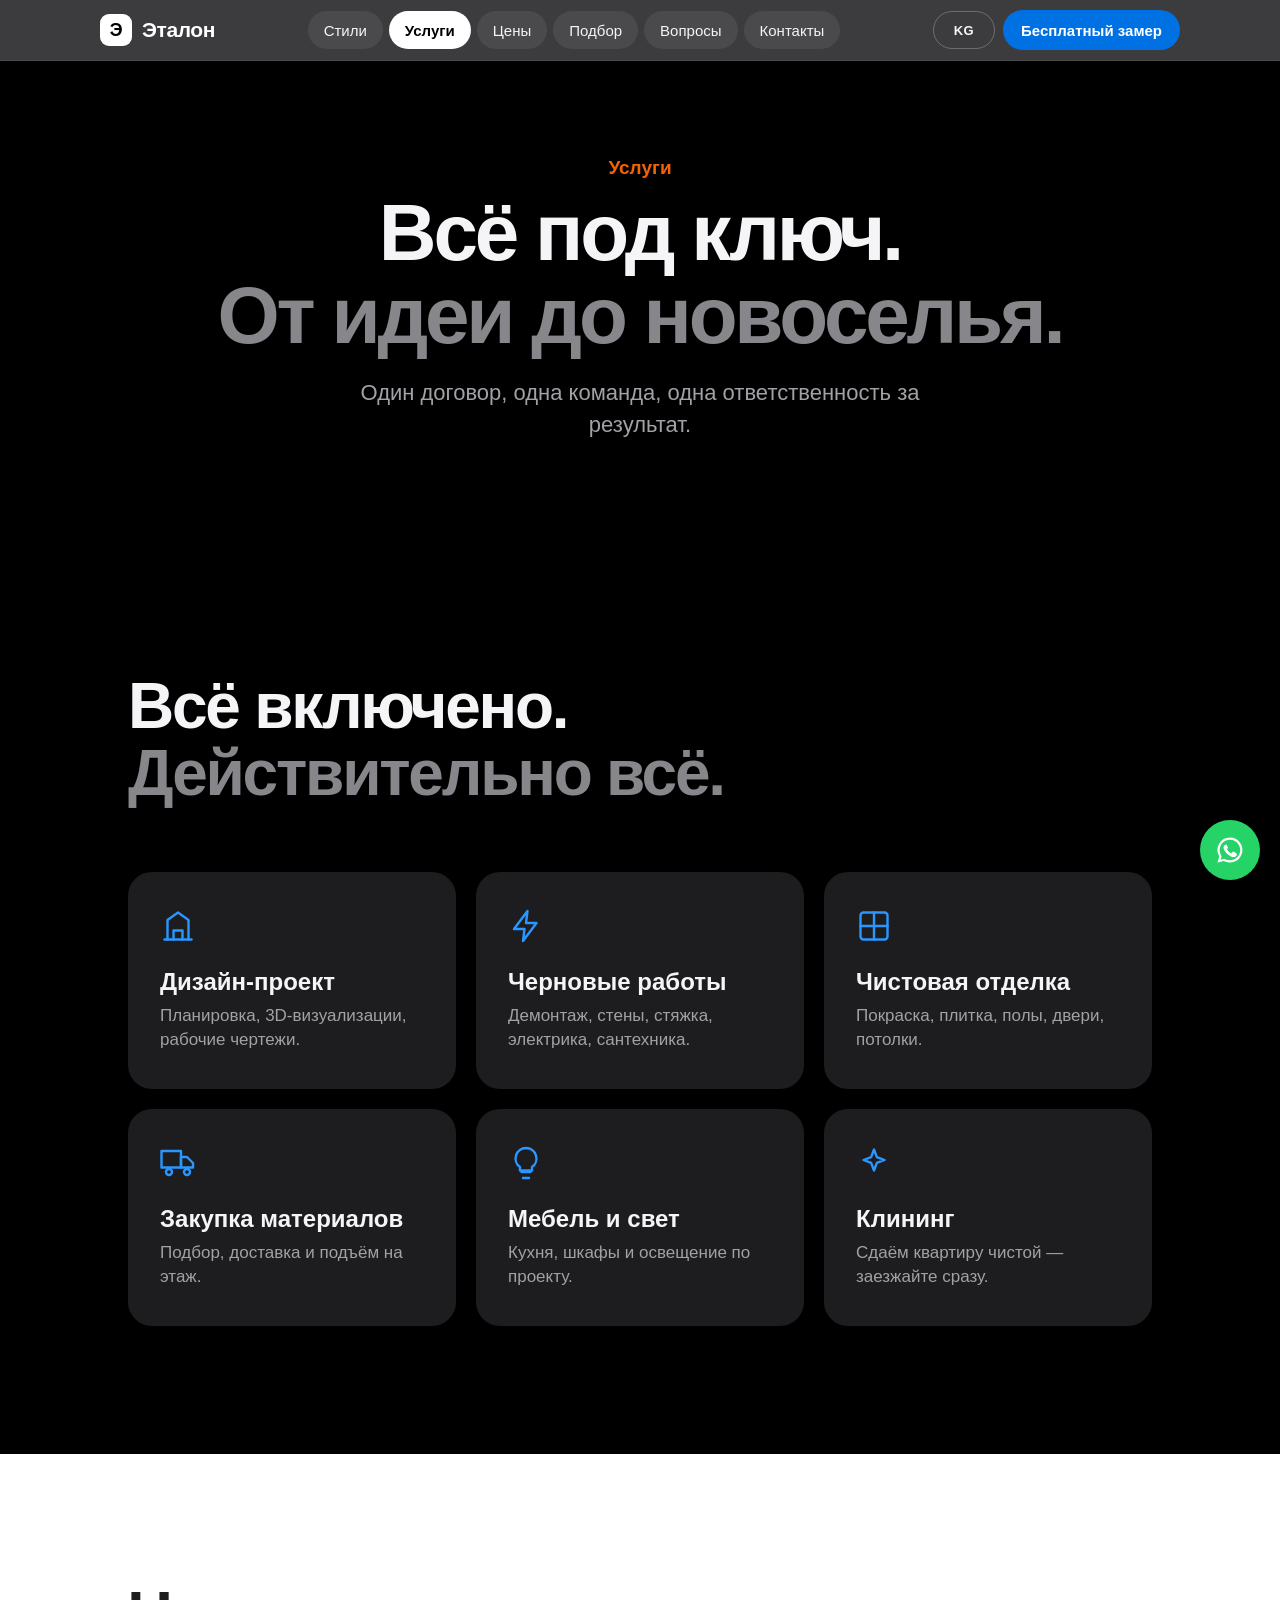
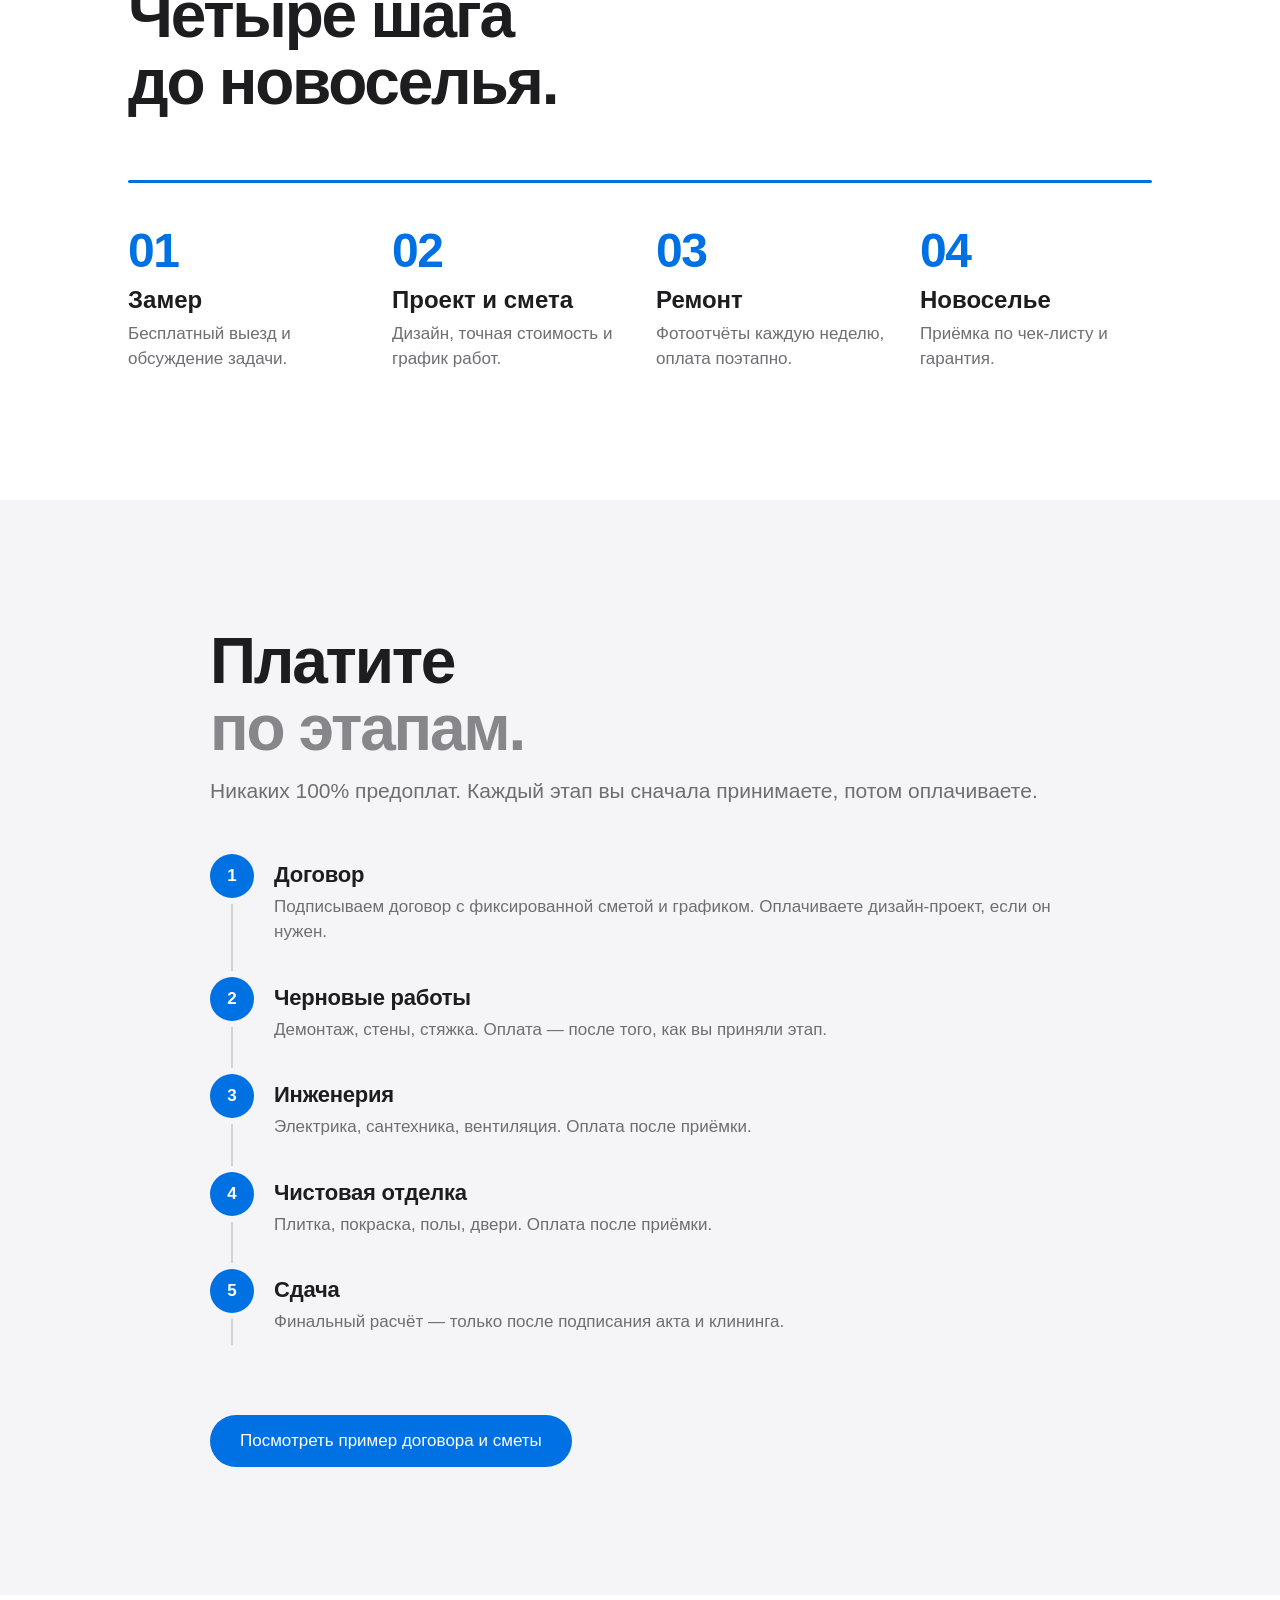
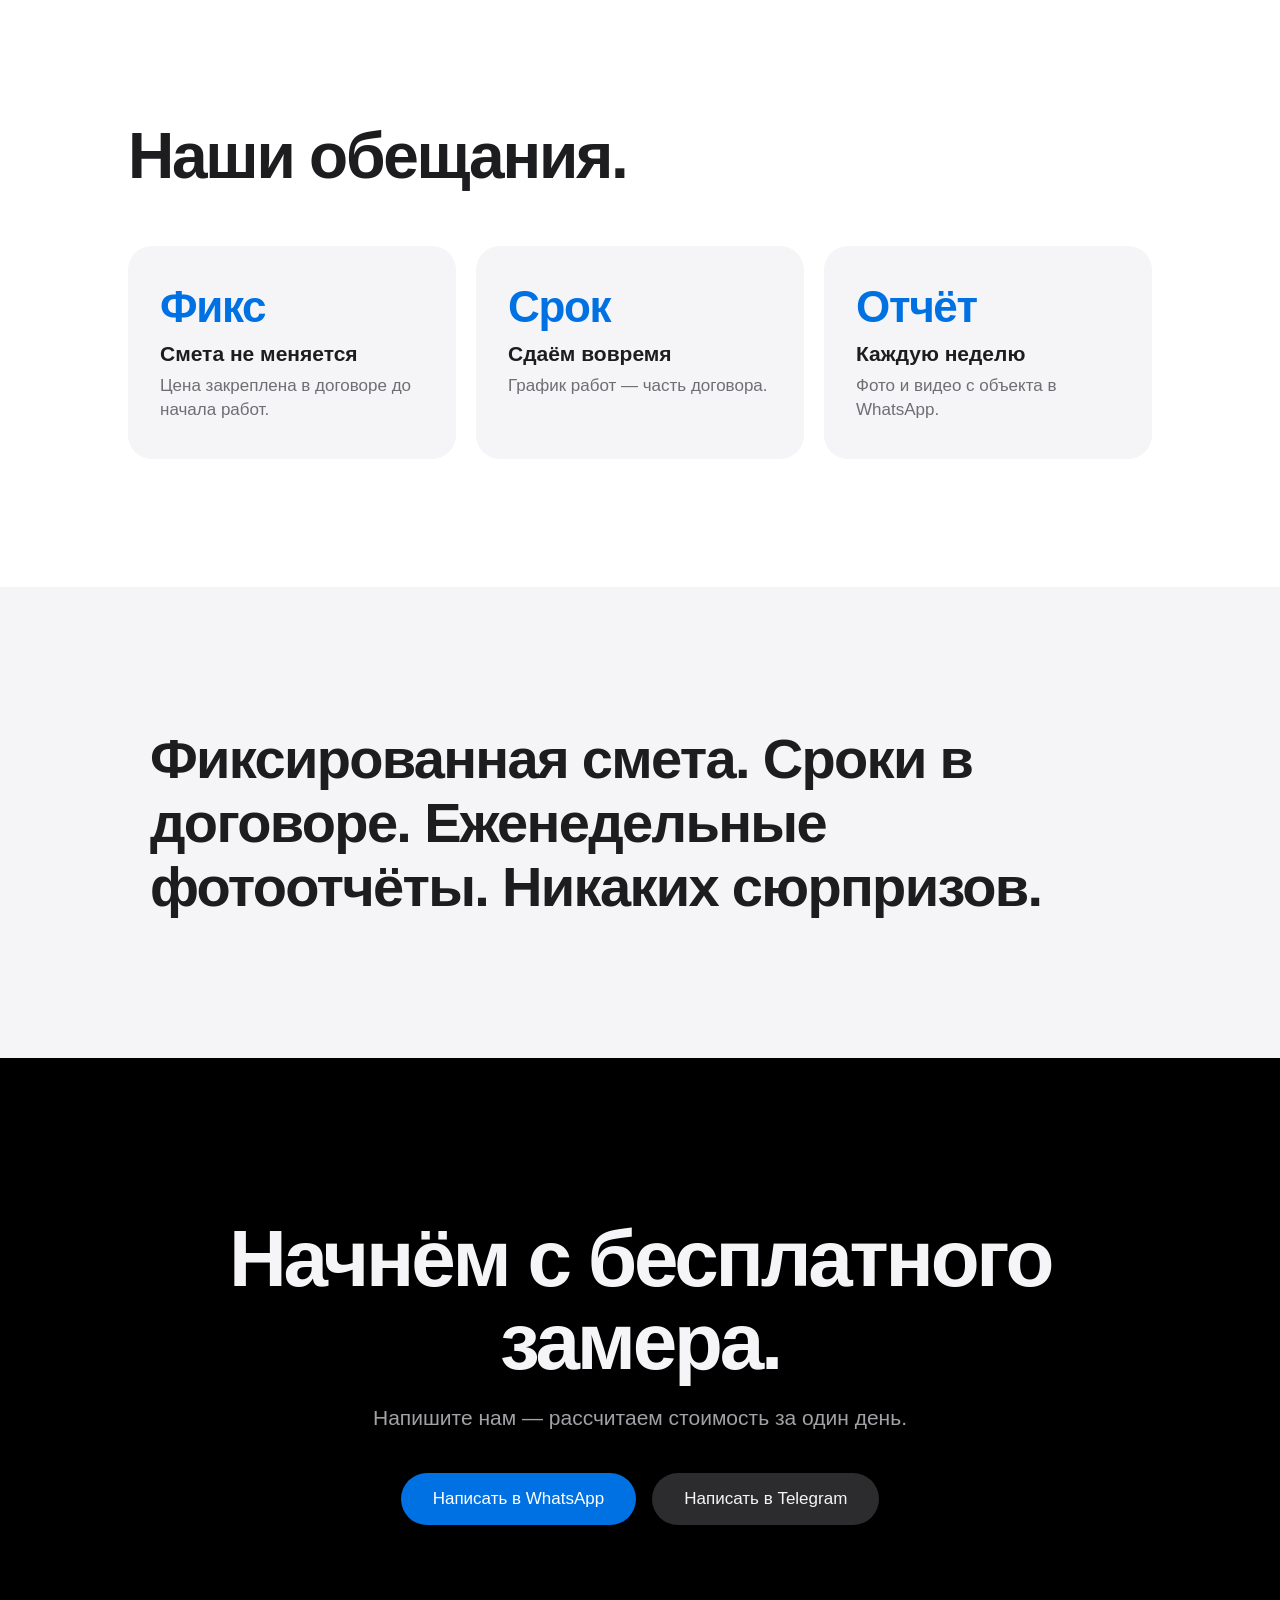
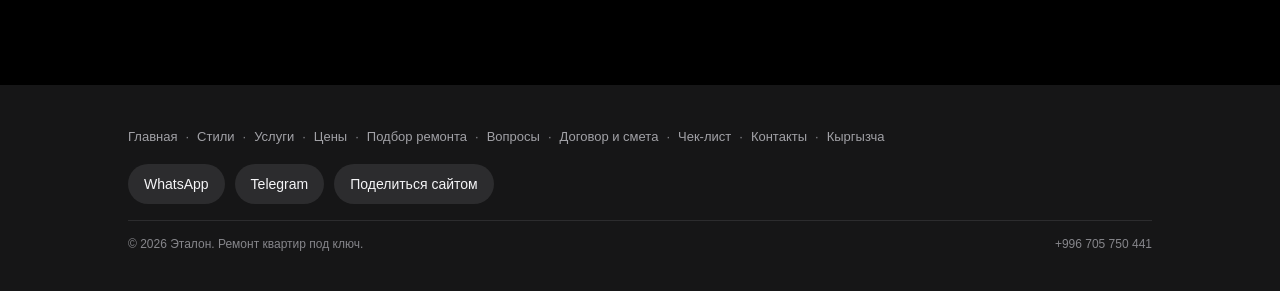
<file: services.html>
<!doctype html>
<html lang="ru">
<head>
<meta charset="utf-8">
<meta name="viewport" content="width=device-width, initial-scale=1, viewport-fit=cover">
<title>Услуги — ремонт под ключ | Эталон</title>
<meta name="description" content="Что входит в ремонт под ключ: дизайн-проект, черновые и чистовые работы, закупка материалов, мебель, свет и клининг. Оплата по этапам.">
<link rel="canonical" href="https://pamir12.github.io/etalon/services.html">
<meta property="og:title" content="Услуги — ремонт под ключ | Эталон">
<meta property="og:description" content="Что входит в ремонт под ключ: дизайн-проект, черновые и чистовые работы, закупка материалов, мебель, свет и клининг. Оплата по этапам.">
<meta property="og:type" content="website">
<meta property="og:url" content="https://pamir12.github.io/etalon/services.html">
<meta property="og:locale" content="ru_RU">
<meta property="og:site_name" content="Эталон">
<meta name="color-scheme" content="light dark">
<meta name="theme-color" content="#000000">
<link rel="icon" href="data:image/svg+xml,%3Csvg xmlns='http://www.w3.org/2000/svg' viewBox='0 0 64 64'%3E%3Crect width='64' height='64' rx='14' fill='%23000'/%3E%3Ctext x='32' y='45' font-family='Helvetica,Arial,sans-serif' font-size='38' font-weight='700' text-anchor='middle' fill='%23fff'%3EЭ%3C/text%3E%3C/svg%3E">
<link rel="stylesheet" href="style.css?v=9">
</head>
<body>
<div class="page" style="font-family: -apple-system, BlinkMacSystemFont, 'SF Pro Display', 'Helvetica Neue', sans-serif; color: #1d1d1f; background: #ffffff; -webkit-font-smoothing: antialiased; overflow-x: hidden">
<nav class="topnav nav-in">
<div class="topnav-in">
<a class="logo" href="index.html"><span class="logo-mark" aria-hidden="true">Э</span>Эталон</a>
<div class="navlinks">
<a href="styles.html">Стили</a>
<a href="services.html" class="active" aria-current="page">Услуги</a>
<a href="prices.html">Цены</a>
<a href="quiz.html">Подбор</a>
<a href="faq.html">Вопросы</a>
<a href="contacts.html">Контакты</a>
</div>
<div class="nav-right"><a class="lang" href="kg.html" lang="ky" aria-label="Кыргызча версия">KG</a><a class="btn nav-cta" href="contacts.html#booking">Бесплатный замер</a></div>
</div>
</nav>
<section style="background: #000000; color: #f5f5f7; text-align: center; padding: 96px 22px 104px">
<p class="hero-in d1" style="margin: 0 0 12px; font-size: 19px; font-weight: 600; color: #f56300">Услуги</p>
<h1 class="hero-in d2" style="margin: 0 auto; max-width: 900px; font-size: clamp(44px, 8vw, 80px); line-height: 1.04; font-weight: 700; letter-spacing: -0.04em">Всё под ключ.<br><span style="color: #86868b">От идеи до новоселья.</span></h1>
<p class="hero-in d3" style="margin: 20px auto 0; max-width: 620px; font-size: clamp(18px, 2.2vw, 22px); line-height: 1.45; color: #a1a1a6">Один договор, одна команда, одна ответственность за результат.</p>
</section>
<section id="included" style="padding: 128px 22px; background: #000000; color: #f5f5f7">
<div style="max-width: 1024px; margin: 0 auto">
<h2 class="reveal" style="margin: 0; font-size: clamp(40px, 6vw, 64px); line-height: 1.05; font-weight: 700; letter-spacing: -0.035em">Всё включено.<br><span style="color: #86868b">Действительно всё.</span></h2>
<div style="margin-top: 64px; display: grid; grid-template-columns: repeat(auto-fit, minmax(280px, 1fr)); gap: 20px">
<div class="reveal card" style="background: #1d1d1f; border-radius: 24px; padding: 36px 32px"><svg aria-hidden="true" width="36" height="36" viewBox="0 0 24 24" fill="none" stroke="#2997ff" stroke-width="1.6" stroke-linecap="round" stroke-linejoin="round"><path d="M3 21h18"></path><path d="M5 21V8l7-5 7 5v13"></path><path d="M9 21v-6h6v6"></path></svg><h3 style="margin: 20px 0 0; font-size: 24px; font-weight: 600">Дизайн-проект</h3><p style="margin: 8px 0 0; font-size: 17px; line-height: 1.45; color: #a1a1a6">Планировка, 3D-визуализации, рабочие чертежи.</p></div>
<div class="reveal-2 card" style="background: #1d1d1f; border-radius: 24px; padding: 36px 32px"><svg aria-hidden="true" width="36" height="36" viewBox="0 0 24 24" fill="none" stroke="#2997ff" stroke-width="1.6" stroke-linecap="round" stroke-linejoin="round"><path d="M13 2L4 14h7l-1 8 9-12h-7z"></path></svg><h3 style="margin: 20px 0 0; font-size: 24px; font-weight: 600">Черновые работы</h3><p style="margin: 8px 0 0; font-size: 17px; line-height: 1.45; color: #a1a1a6">Демонтаж, стены, стяжка, электрика, сантехника.</p></div>
<div class="reveal-3 card" style="background: #1d1d1f; border-radius: 24px; padding: 36px 32px"><svg aria-hidden="true" width="36" height="36" viewBox="0 0 24 24" fill="none" stroke="#2997ff" stroke-width="1.6" stroke-linecap="round" stroke-linejoin="round"><rect x="3" y="3" width="18" height="18" rx="2"></rect><path d="M3 12h18M12 3v18"></path></svg><h3 style="margin: 20px 0 0; font-size: 24px; font-weight: 600">Чистовая отделка</h3><p style="margin: 8px 0 0; font-size: 17px; line-height: 1.45; color: #a1a1a6">Покраска, плитка, полы, двери, потолки.</p></div>
<div class="reveal card" style="background: #1d1d1f; border-radius: 24px; padding: 36px 32px"><svg aria-hidden="true" width="36" height="36" viewBox="0 0 24 24" fill="none" stroke="#2997ff" stroke-width="1.6" stroke-linecap="round" stroke-linejoin="round"><path d="M1 4h13v11H1z"></path><path d="M14 8h4l4 4v3h-8z"></path><circle cx="6" cy="18" r="2"></circle><circle cx="18" cy="18" r="2"></circle></svg><h3 style="margin: 20px 0 0; font-size: 24px; font-weight: 600">Закупка материалов</h3><p style="margin: 8px 0 0; font-size: 17px; line-height: 1.45; color: #a1a1a6">Подбор, доставка и подъём на этаж.</p></div>
<div class="reveal-2 card" style="background: #1d1d1f; border-radius: 24px; padding: 36px 32px"><svg aria-hidden="true" width="36" height="36" viewBox="0 0 24 24" fill="none" stroke="#2997ff" stroke-width="1.6" stroke-linecap="round" stroke-linejoin="round"><path d="M9 18h6M10 22h4"></path><path d="M12 2a7 7 0 0 0-4 12.7V17h8v-2.3A7 7 0 0 0 12 2z"></path></svg><h3 style="margin: 20px 0 0; font-size: 24px; font-weight: 600">Мебель и свет</h3><p style="margin: 8px 0 0; font-size: 17px; line-height: 1.45; color: #a1a1a6">Кухня, шкафы и освещение по проекту.</p></div>
<div class="reveal-3 card" style="background: #1d1d1f; border-radius: 24px; padding: 36px 32px"><svg aria-hidden="true" width="36" height="36" viewBox="0 0 24 24" fill="none" stroke="#2997ff" stroke-width="1.6" stroke-linecap="round" stroke-linejoin="round"><path d="M12 3l1.9 5.1L19 10l-5.1 1.9L12 17l-1.9-5.1L5 10l5.1-1.9z"></path></svg><h3 style="margin: 20px 0 0; font-size: 24px; font-weight: 600">Клининг</h3><p style="margin: 8px 0 0; font-size: 17px; line-height: 1.45; color: #a1a1a6">Сдаём квартиру чистой — заезжайте сразу.</p></div>
</div>
</div>
</section>
<section id="process" style="padding: 128px 22px; background: #ffffff">
<div style="max-width: 1024px; margin: 0 auto">
<h2 class="reveal" style="margin: 0; font-size: clamp(40px, 6vw, 64px); line-height: 1.05; font-weight: 700; letter-spacing: -0.035em">Четыре шага<br>до новоселья.</h2>
<div class="draw" style="margin-top: 64px; height: 3px; border-radius: 2px; background: #0071e3"></div>
<div style="margin-top: 40px; display: grid; grid-template-columns: repeat(auto-fit, minmax(210px, 1fr)); gap: 32px">
<div class="reveal"><p style="margin: 0; font-size: 48px; font-weight: 700; letter-spacing: -0.03em; color: #0071e3">01</p><h3 style="margin: 8px 0 0; font-size: 24px; font-weight: 600">Замер</h3><p style="margin: 8px 0 0; font-size: 17px; line-height: 1.45; color: #6e6e73">Бесплатный выезд и обсуждение задачи.</p></div>
<div class="reveal-2"><p style="margin: 0; font-size: 48px; font-weight: 700; letter-spacing: -0.03em; color: #0071e3">02</p><h3 style="margin: 8px 0 0; font-size: 24px; font-weight: 600">Проект и смета</h3><p style="margin: 8px 0 0; font-size: 17px; line-height: 1.45; color: #6e6e73">Дизайн, точная стоимость и график работ.</p></div>
<div class="reveal-3"><p style="margin: 0; font-size: 48px; font-weight: 700; letter-spacing: -0.03em; color: #0071e3">03</p><h3 style="margin: 8px 0 0; font-size: 24px; font-weight: 600">Ремонт</h3><p style="margin: 8px 0 0; font-size: 17px; line-height: 1.45; color: #6e6e73">Фотоотчёты каждую неделю, оплата поэтапно.</p></div>
<div class="reveal-3"><p style="margin: 0; font-size: 48px; font-weight: 700; letter-spacing: -0.03em; color: #0071e3">04</p><h3 style="margin: 8px 0 0; font-size: 24px; font-weight: 600">Новоселье</h3><p style="margin: 8px 0 0; font-size: 17px; line-height: 1.45; color: #6e6e73">Приёмка по чек-листу и гарантия.</p></div>
</div>
</div>
</section>
<section id="payment" style="padding: 128px 22px; background: #f5f5f7">
<div style="max-width: 860px; margin: 0 auto">
<h2 class="reveal" style="margin: 0; font-size: clamp(40px, 6vw, 64px); line-height: 1.05; font-weight: 700; letter-spacing: -0.035em">Платите<br><span style="color: #86868b">по этапам.</span></h2>
<p class="reveal-2" style="margin: 14px 0 0; font-size: 21px; line-height: 1.4; color: #6e6e73">Никаких 100% предоплат. Каждый этап вы сначала принимаете, потом оплачиваете.</p>
<ol class="pay"><li class="reveal pay-item"><span class="pay-dot">1</span><div><h3>Договор</h3><p>Подписываем договор с фиксированной сметой и графиком. Оплачиваете дизайн-проект, если он нужен.</p></div></li><li class="reveal pay-item"><span class="pay-dot">2</span><div><h3>Черновые работы</h3><p>Демонтаж, стены, стяжка. Оплата — после того, как вы приняли этап.</p></div></li><li class="reveal pay-item"><span class="pay-dot">3</span><div><h3>Инженерия</h3><p>Электрика, сантехника, вентиляция. Оплата после приёмки.</p></div></li><li class="reveal pay-item"><span class="pay-dot">4</span><div><h3>Чистовая отделка</h3><p>Плитка, покраска, полы, двери. Оплата после приёмки.</p></div></li><li class="reveal pay-item"><span class="pay-dot">5</span><div><h3>Сдача</h3><p>Финальный расчёт — только после подписания акта и клининга.</p></div></li></ol>
<a class="btn reveal" href="dogovor.html" style="display: inline-flex; align-items: center; justify-content: center; min-height: 52px; padding: 0 30px; border-radius: 980px; font-size: 17px; margin-top: 16px; background: #0071e3; color: #ffffff">Посмотреть пример договора и сметы</a>
</div>
</section>
<section style="padding: 128px 22px; background: #ffffff">
<div style="max-width: 1024px; margin: 0 auto">
<h2 class="reveal" style="margin: 0; font-size: clamp(40px, 6vw, 64px); line-height: 1.05; font-weight: 700; letter-spacing: -0.035em">Наши обещания.</h2>
<div style="margin-top: 56px; display: grid; grid-template-columns: repeat(auto-fit, minmax(240px, 1fr)); gap: 20px">
<div class="reveal card" style="background: #f5f5f7; border-radius: 24px; padding: 36px 32px"><p style="margin: 0; font-size: 44px; font-weight: 700; letter-spacing: -0.03em; color: #0071e3">Фикс</p><h3 style="margin: 10px 0 0; font-size: 21px; font-weight: 600">Смета не меняется</h3><p style="margin: 8px 0 0; font-size: 17px; line-height: 1.45; color: #6e6e73">Цена закреплена в договоре до начала работ.</p></div>
<div class="reveal-2 card" style="background: #f5f5f7; border-radius: 24px; padding: 36px 32px"><p style="margin: 0; font-size: 44px; font-weight: 700; letter-spacing: -0.03em; color: #0071e3">Срок</p><h3 style="margin: 10px 0 0; font-size: 21px; font-weight: 600">Сдаём вовремя</h3><p style="margin: 8px 0 0; font-size: 17px; line-height: 1.45; color: #6e6e73">График работ — часть договора.</p></div>
<div class="reveal-3 card" style="background: #f5f5f7; border-radius: 24px; padding: 36px 32px"><p style="margin: 0; font-size: 44px; font-weight: 700; letter-spacing: -0.03em; color: #0071e3">Отчёт</p><h3 style="margin: 10px 0 0; font-size: 21px; font-weight: 600">Каждую неделю</h3><p style="margin: 8px 0 0; font-size: 17px; line-height: 1.45; color: #6e6e73">Фото и видео с объекта в WhatsApp.</p></div>
</div>
</div>
</section>
<section style="background: #f5f5f7; padding: 140px 22px">
<p style="margin: 0 auto; max-width: 980px; font-size: clamp(32px, 4.6vw, 56px); line-height: 1.14; font-weight: 700; letter-spacing: -0.03em"><span class="ink-light" style="color: #1d1d1f">Фиксированная смета. </span><span class="ink-light" style="color: #1d1d1f">Сроки в договоре. </span><span class="ink-light" style="color: #1d1d1f">Еженедельные фотоотчёты. </span><span class="ink-light" style="color: #1d1d1f">Никаких сюрпризов.</span></p>
</section>
<section id="contact" style="padding: 160px 22px; background: #000000; color: #f5f5f7; text-align: center">
<h2 class="zoom" style="margin: 0 auto; max-width: 900px; font-size: clamp(44px, 7vw, 80px); line-height: 1.03; font-weight: 700; letter-spacing: -0.04em">Начнём с бесплатного замера.</h2>
<p class="reveal" style="margin: 20px auto 0; max-width: 560px; font-size: 21px; line-height: 1.4; color: #a1a1a6">Напишите нам — рассчитаем стоимость за один день.</p>
<div class="reveal-2" style="display: flex; flex-wrap: wrap; justify-content: center; gap: 16px; margin-top: 40px">
<a class="btn" href="https://wa.me/" style="display: inline-flex; align-items: center; min-height: 52px; padding: 0 32px; border-radius: 980px; background: #0071e3; color: #ffffff; font-size: 17px">Написать в WhatsApp</a>
<a class="btn" href="https://t.me/+996705750441" target="_blank" rel="noopener" style="display: inline-flex; align-items: center; min-height: 52px; padding: 0 32px; border-radius: 980px; background: #2c2c2e; color: #f5f5f7; font-size: 17px">Написать в Telegram</a>
</div>
</section>
<footer style="background: #161617; padding: 40px 22px">
<div style="max-width: 1024px; margin: 0 auto; display: flex; flex-direction: column; gap: 16px; font-size: 13px; color: #86868b">
<div style="display: flex; flex-wrap: wrap; gap: 8px; line-height: 1.8"><a href="index.html" style="color: #a1a1a6">Главная</a> · <a href="styles.html" style="color: #a1a1a6">Стили</a> · <a href="services.html" style="color: #a1a1a6">Услуги</a> · <a href="prices.html" style="color: #a1a1a6">Цены</a> · <a href="quiz.html" style="color: #a1a1a6">Подбор ремонта</a> · <a href="faq.html" style="color: #a1a1a6">Вопросы</a> · <a href="dogovor.html" style="color: #a1a1a6">Договор и смета</a> · <a href="checklist.html" style="color: #a1a1a6">Чек-лист</a> · <a href="contacts.html" style="color: #a1a1a6">Контакты</a> · <a href="kg.html" style="color: #a1a1a6">Кыргызча</a></div>
<div style="display: flex; flex-wrap: wrap; gap: 10px">
<a class="btn foot-btn" href="https://wa.me/">WhatsApp</a>
<a class="btn foot-btn" href="https://t.me/+996705750441" target="_blank" rel="noopener">Telegram</a>
<button class="btn foot-btn" type="button" data-share>Поделиться сайтом</button>
</div>
<div style="display: flex; flex-wrap: wrap; justify-content: space-between; gap: 12px; padding-top: 16px; border-top: 1px solid #2c2c2e; font-size: 12px">
<span>© 2026 Эталон. Ремонт квартир под ключ.</span>
<span>+996 705 750 441</span>
</div>
</div>
</footer>
</div>
<nav class="tabbar" aria-label="Разделы сайта"><a href="index.html"><svg aria-hidden="true" width="24" height="24" viewBox="0 0 24 24" fill="none" stroke="currentColor" stroke-width="1.8" stroke-linecap="round" stroke-linejoin="round"><path d="M3 10.5 12 3l9 7.5"></path><path d="M5 9.5V21h14V9.5"></path><path d="M10 21v-6h4v6"></path></svg><span>Главная</span></a><a href="styles.html"><svg aria-hidden="true" width="24" height="24" viewBox="0 0 24 24" fill="none" stroke="currentColor" stroke-width="1.8" stroke-linecap="round" stroke-linejoin="round"><rect x="3" y="3" width="8" height="8" rx="2"></rect><rect x="13" y="3" width="8" height="8" rx="2"></rect><rect x="3" y="13" width="8" height="8" rx="2"></rect><rect x="13" y="13" width="8" height="8" rx="2"></rect></svg><span>Стили</span></a><a href="quiz.html"><svg aria-hidden="true" width="24" height="24" viewBox="0 0 24 24" fill="none" stroke="currentColor" stroke-width="1.8" stroke-linecap="round" stroke-linejoin="round"><path d="M12 3l2.3 4.7 5.2.8-3.8 3.7.9 5.2L12 15l-4.6 2.4.9-5.2-3.8-3.7 5.2-.8z"></path></svg><span>Подбор</span></a><a href="prices.html"><svg aria-hidden="true" width="24" height="24" viewBox="0 0 24 24" fill="none" stroke="currentColor" stroke-width="1.8" stroke-linecap="round" stroke-linejoin="round"><rect x="5" y="2" width="14" height="20" rx="3"></rect><path d="M8 6h8"></path><path d="M8 11h.01M12 11h.01M16 11h.01M8 15h.01M12 15h.01M16 15h.01M8 19h.01M12 19h.01M16 19h.01"></path></svg><span>Цены</span></a><a href="faq.html"><svg aria-hidden="true" width="24" height="24" viewBox="0 0 24 24" fill="none" stroke="currentColor" stroke-width="1.8" stroke-linecap="round" stroke-linejoin="round"><circle cx="12" cy="12" r="9"></circle><path d="M9.5 9a2.5 2.5 0 1 1 3.5 2.3c-.6.3-1 .9-1 1.6v.6"></path><path d="M12 17h.01"></path></svg><span>Вопросы</span></a><a href="contacts.html"><svg aria-hidden="true" width="24" height="24" viewBox="0 0 24 24" fill="none" stroke="currentColor" stroke-width="1.8" stroke-linecap="round" stroke-linejoin="round"><path d="M21 12a8.5 8.5 0 0 1-12.3 7.6L3 21l1.4-5.4A8.5 8.5 0 1 1 21 12z"></path></svg><span>Контакты</span></a></nav>
<button id="toTop" class="to-top" type="button" aria-label="Наверх"><svg aria-hidden="true" width="22" height="22" viewBox="0 0 24 24" fill="none" stroke="currentColor" stroke-width="2.2" stroke-linecap="round" stroke-linejoin="round"><path d="M12 19V5M5 12l7-7 7 7"></path></svg></button>
<a id="waFloat" class="wa-float" href="https://wa.me/" aria-label="Написать в WhatsApp"><svg aria-hidden="true" width="30" height="30" viewBox="0 0 24 24" fill="#ffffff"><path d="M12 2a10 10 0 0 0-8.6 15.1L2 22l5-1.3A10 10 0 1 0 12 2zm0 18.2a8.2 8.2 0 0 1-4.2-1.1l-.3-.2-3 .8.8-2.9-.2-.3A8.2 8.2 0 1 1 12 20.2zm4.5-6.1c-.2-.1-1.5-.7-1.7-.8-.2-.1-.4-.1-.6.1l-.8 1c-.1.2-.3.2-.5.1a6.7 6.7 0 0 1-3.3-2.9c-.2-.4.2-.4.7-1.3.1-.2 0-.3 0-.4l-.8-1.8c-.2-.5-.4-.4-.6-.4h-.5a1 1 0 0 0-.7.3 3 3 0 0 0-.9 2.2 5.2 5.2 0 0 0 1.1 2.7 11.8 11.8 0 0 0 4.5 4c1.7.7 2.3.8 3.2.6.5-.1 1.5-.6 1.7-1.2.2-.6.2-1.1.2-1.2-.1-.1-.3-.2-.5-.3z"></path></svg></a>
<script src="main.js?v=9"></script>
</body>
</html>
</file>
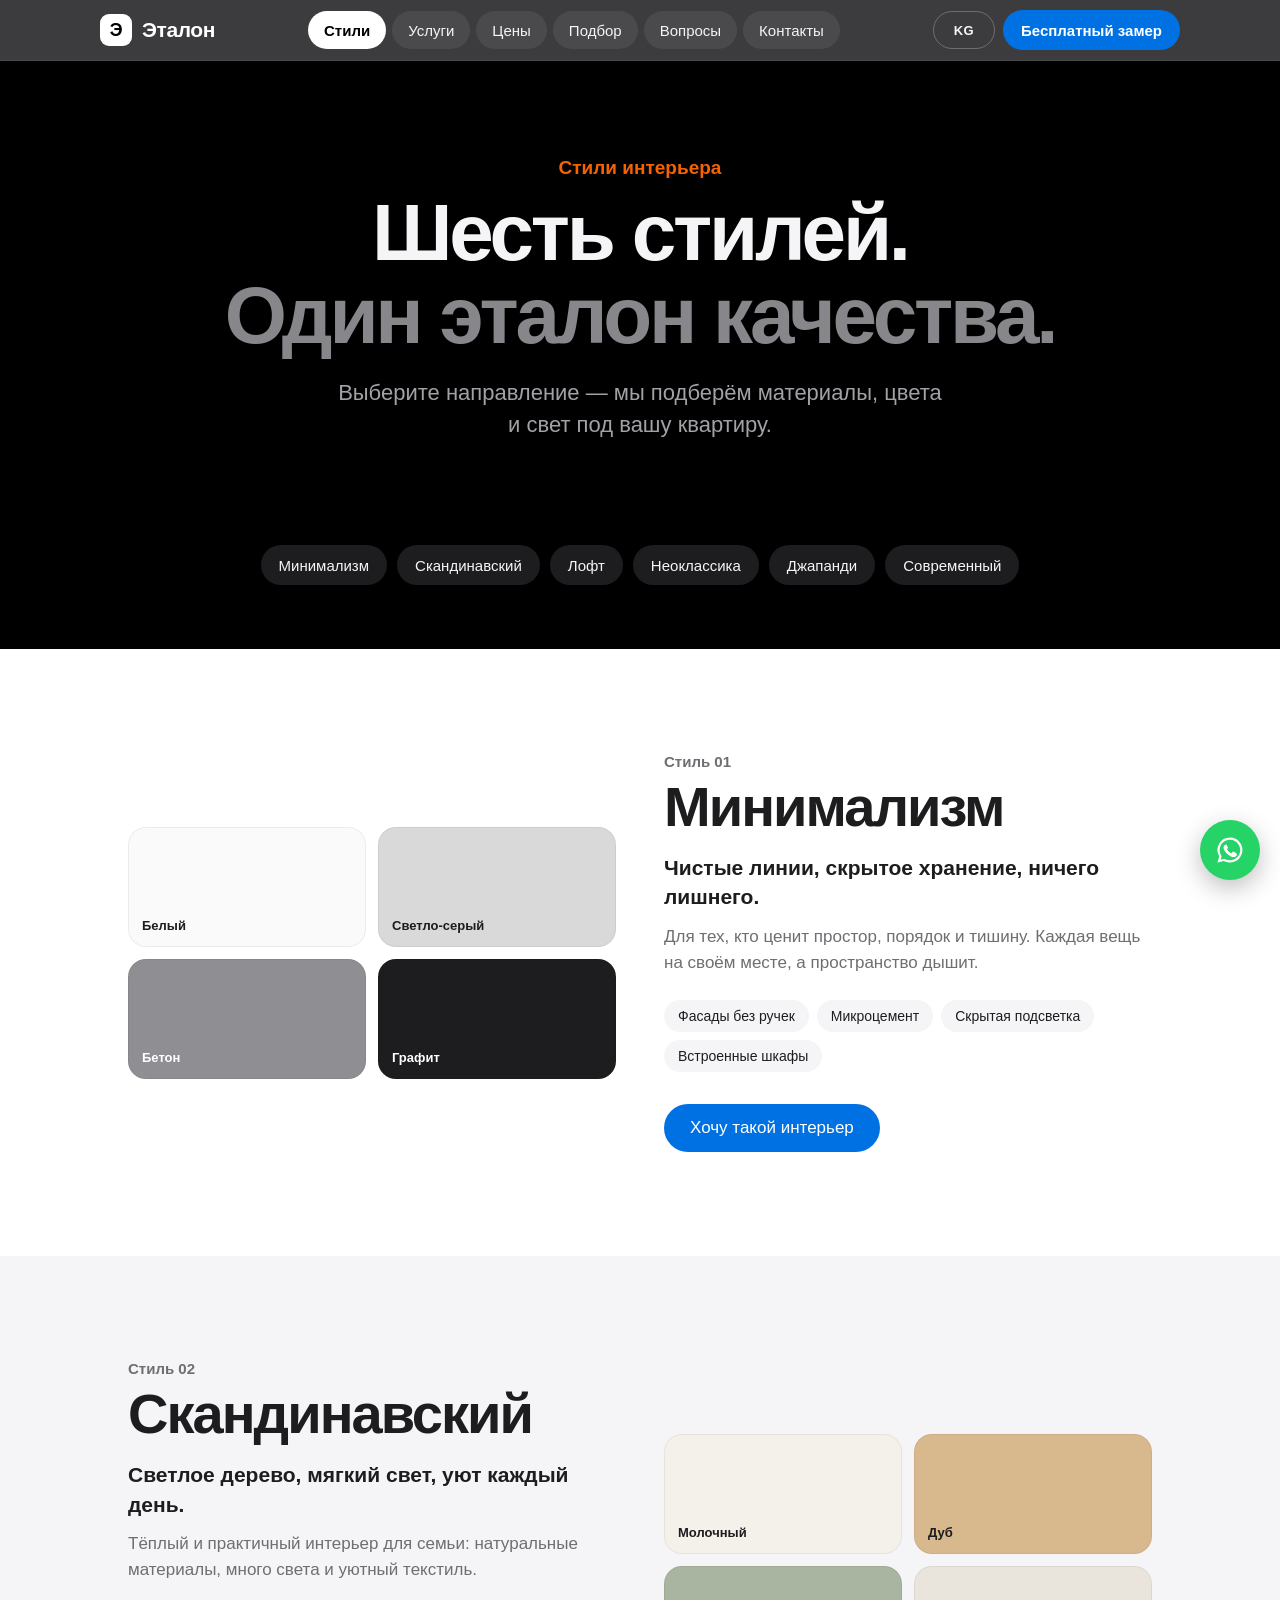
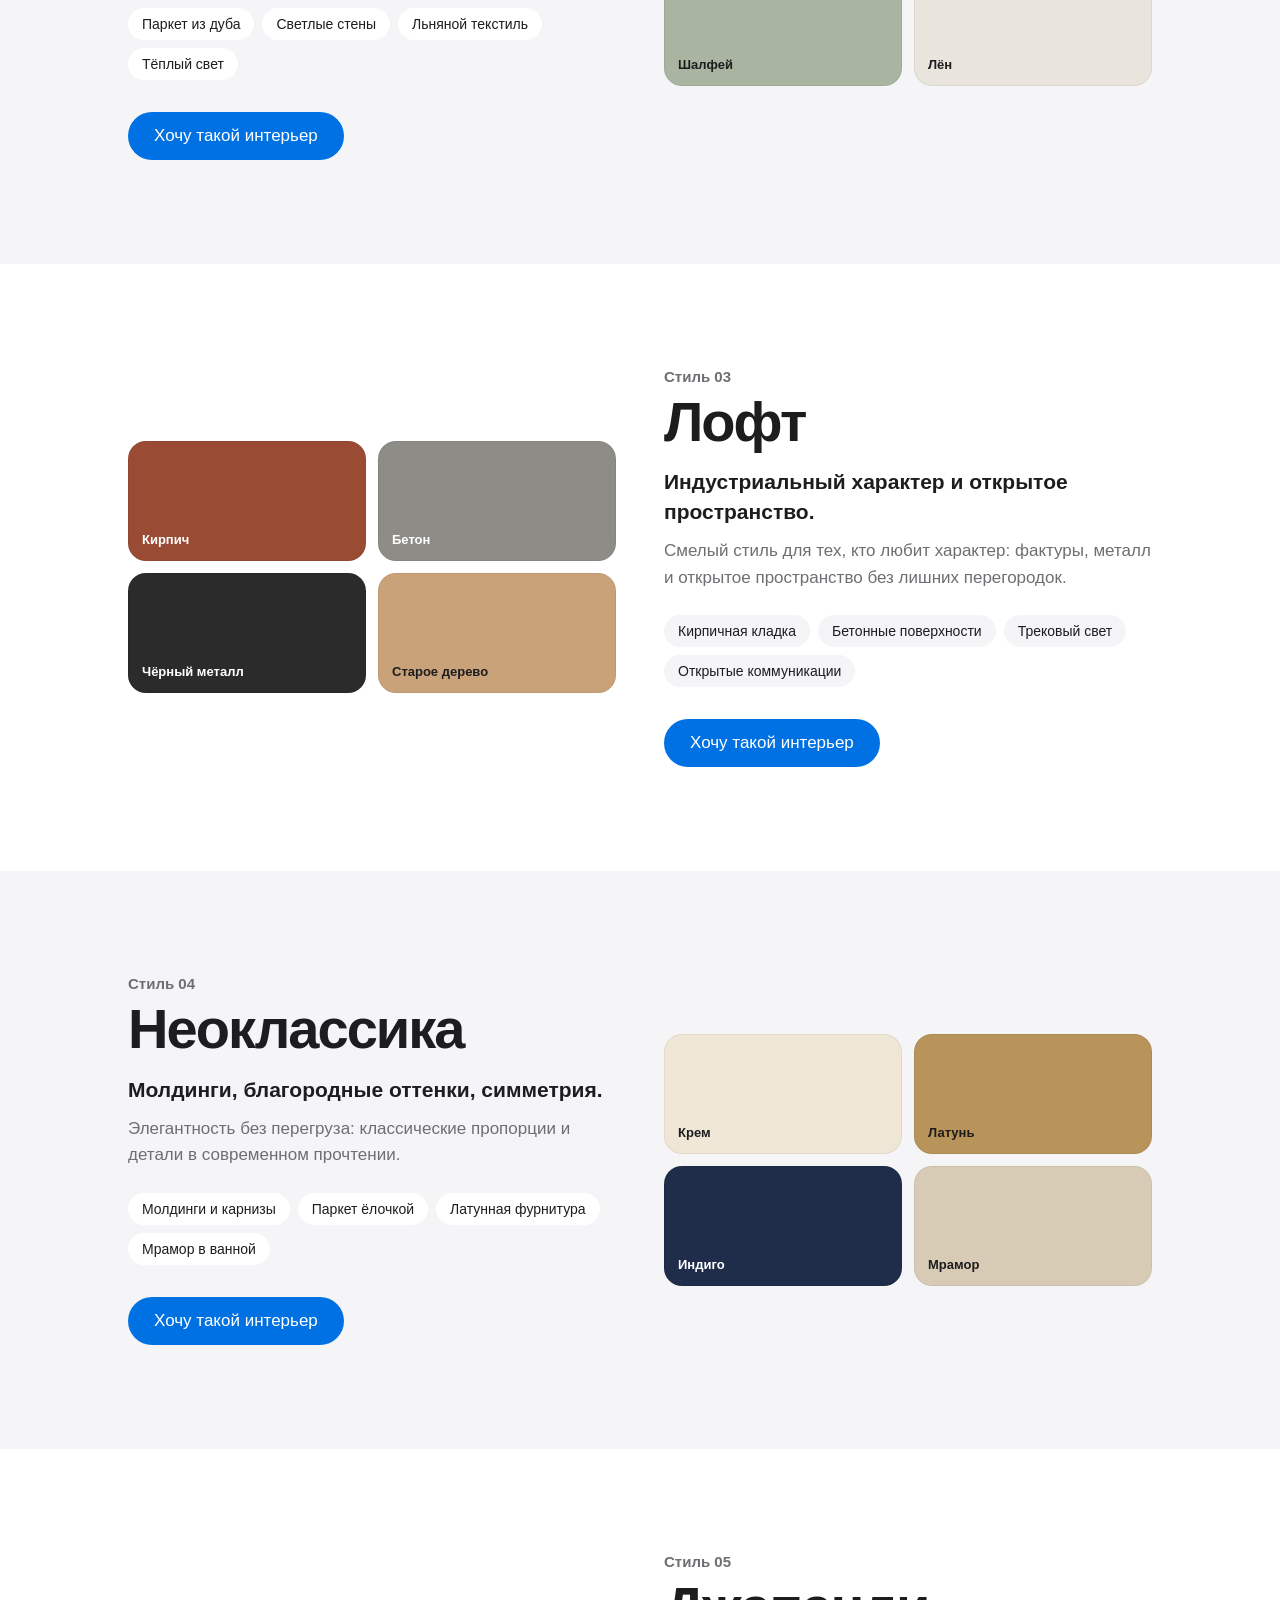
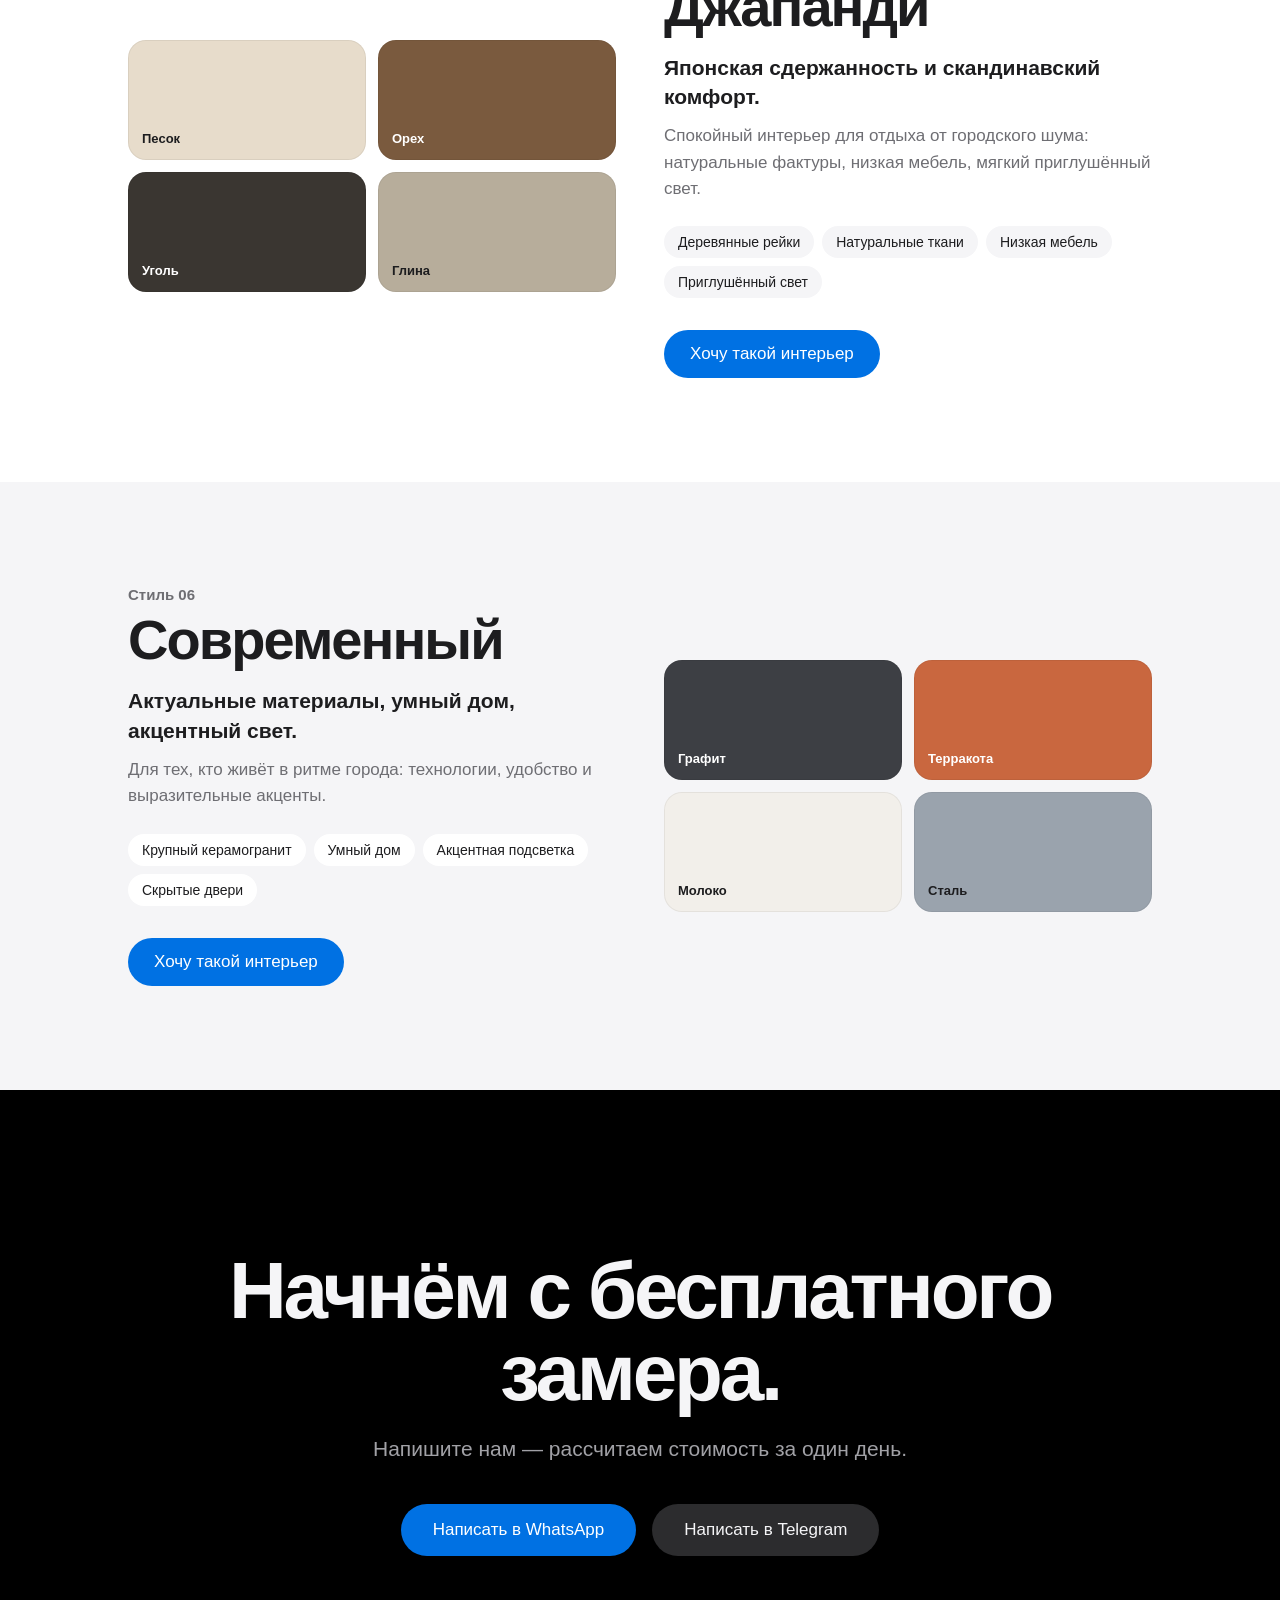
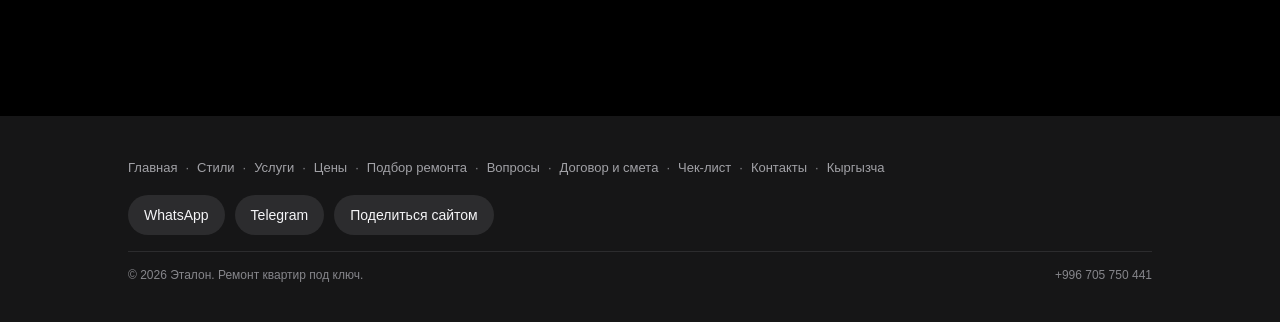
<file: styles.html>
<!doctype html>
<html lang="ru">
<head>
<meta charset="utf-8">
<meta name="viewport" content="width=device-width, initial-scale=1, viewport-fit=cover">
<title>Стили интерьера — Эталон</title>
<meta name="description" content="Минимализм, скандинавский, лофт, неоклассика, джапанди, современный стиль — ремонт квартиры под ключ в любом стиле.">
<link rel="canonical" href="https://pamir12.github.io/etalon/styles.html">
<meta property="og:title" content="Стили интерьера — Эталон">
<meta property="og:description" content="Минимализм, скандинавский, лофт, неоклассика, джапанди, современный стиль — ремонт квартиры под ключ в любом стиле.">
<meta property="og:type" content="website">
<meta property="og:url" content="https://pamir12.github.io/etalon/styles.html">
<meta property="og:locale" content="ru_RU">
<meta property="og:site_name" content="Эталон">
<meta name="color-scheme" content="light dark">
<meta name="theme-color" content="#000000">
<link rel="icon" href="data:image/svg+xml,%3Csvg xmlns='http://www.w3.org/2000/svg' viewBox='0 0 64 64'%3E%3Crect width='64' height='64' rx='14' fill='%23000'/%3E%3Ctext x='32' y='45' font-family='Helvetica,Arial,sans-serif' font-size='38' font-weight='700' text-anchor='middle' fill='%23fff'%3EЭ%3C/text%3E%3C/svg%3E">
<link rel="stylesheet" href="style.css?v=9">
</head>
<body>
<div class="page" style="font-family: -apple-system, BlinkMacSystemFont, 'SF Pro Display', 'Helvetica Neue', sans-serif; color: #1d1d1f; background: #ffffff; -webkit-font-smoothing: antialiased; overflow-x: hidden">
<nav class="topnav nav-in">
<div class="topnav-in">
<a class="logo" href="index.html"><span class="logo-mark" aria-hidden="true">Э</span>Эталон</a>
<div class="navlinks">
<a href="styles.html" class="active" aria-current="page">Стили</a>
<a href="services.html">Услуги</a>
<a href="prices.html">Цены</a>
<a href="quiz.html">Подбор</a>
<a href="faq.html">Вопросы</a>
<a href="contacts.html">Контакты</a>
</div>
<div class="nav-right"><a class="lang" href="kg.html" lang="ky" aria-label="Кыргызча версия">KG</a><a class="btn nav-cta" href="contacts.html#booking">Бесплатный замер</a></div>
</div>
</nav>
<section style="background: #000000; color: #f5f5f7; text-align: center; padding: 96px 22px 104px">
<p class="hero-in d1" style="margin: 0 0 12px; font-size: 19px; font-weight: 600; color: #f56300">Стили интерьера</p>
<h1 class="hero-in d2" style="margin: 0 auto; max-width: 900px; font-size: clamp(44px, 8vw, 80px); line-height: 1.04; font-weight: 700; letter-spacing: -0.04em">Шесть стилей.<br><span style="color: #86868b">Один эталон качества.</span></h1>
<p class="hero-in d3" style="margin: 20px auto 0; max-width: 620px; font-size: clamp(18px, 2.2vw, 22px); line-height: 1.45; color: #a1a1a6">Выберите направление — мы подберём материалы, цвета и свет под вашу квартиру.</p>
</section>
<section style="background: #000000; padding: 0 22px 64px"><div style="max-width: 1024px; margin: 0 auto; display: flex; flex-wrap: wrap; justify-content: center; gap: 10px"><a class="btn" href="#s1" style="display: inline-flex; align-items: center; min-height: 40px; padding: 0 18px; border-radius: 980px; background: #1d1d1f; color: #f5f5f7; font-size: 15px">Минимализм</a><a class="btn" href="#s2" style="display: inline-flex; align-items: center; min-height: 40px; padding: 0 18px; border-radius: 980px; background: #1d1d1f; color: #f5f5f7; font-size: 15px">Скандинавский</a><a class="btn" href="#s3" style="display: inline-flex; align-items: center; min-height: 40px; padding: 0 18px; border-radius: 980px; background: #1d1d1f; color: #f5f5f7; font-size: 15px">Лофт</a><a class="btn" href="#s4" style="display: inline-flex; align-items: center; min-height: 40px; padding: 0 18px; border-radius: 980px; background: #1d1d1f; color: #f5f5f7; font-size: 15px">Неоклассика</a><a class="btn" href="#s5" style="display: inline-flex; align-items: center; min-height: 40px; padding: 0 18px; border-radius: 980px; background: #1d1d1f; color: #f5f5f7; font-size: 15px">Джапанди</a><a class="btn" href="#s6" style="display: inline-flex; align-items: center; min-height: 40px; padding: 0 18px; border-radius: 980px; background: #1d1d1f; color: #f5f5f7; font-size: 15px">Современный</a></div></section>
<section id="s1" style="padding: 104px 22px; background: #ffffff">
<div style="max-width: 1024px; margin: 0 auto; display: flex; flex-wrap: wrap; gap: 48px; align-items: center">
<div class="reveal" style="flex: 1 1 380px; min-width: 0;  display: grid; grid-template-columns: repeat(2, minmax(0, 1fr)); gap: 12px"><div class="swatch" style="background: #fafafa; color: #1d1d1f; box-shadow: inset 0 0 0 1px rgba(0,0,0,.06)">Белый</div><div class="swatch" style="background: #d9d9d9; color: #1d1d1f; box-shadow: inset 0 0 0 1px rgba(0,0,0,.06)">Светло-серый</div><div class="swatch" style="background: #8e8e93; color: #ffffff; box-shadow: inset 0 0 0 1px rgba(0,0,0,.06)">Бетон</div><div class="swatch" style="background: #1d1d1f; color: #ffffff; box-shadow: inset 0 0 0 1px rgba(0,0,0,.06)">Графит</div></div>
<div class="reveal-2" style="flex: 1 1 380px; min-width: 0">
<p style="margin: 0; font-size: 15px; font-weight: 600; color: #6e6e73">Стиль 01</p>
<h2 style="margin: 8px 0 0; font-size: clamp(36px, 5vw, 56px); line-height: 1.05; font-weight: 700; letter-spacing: -0.035em">Минимализм</h2>
<p style="margin: 16px 0 0; font-size: 21px; line-height: 1.4; font-weight: 600">Чистые линии, скрытое хранение, ничего лишнего.</p>
<p style="margin: 12px 0 0; font-size: 17px; line-height: 1.55; color: #6e6e73">Для тех, кто ценит простор, порядок и тишину. Каждая вещь на своём месте, а пространство дышит.</p>
<div style="margin-top: 24px; display: flex; flex-wrap: wrap; gap: 8px"><span class="chip" style="background: #f5f5f7">Фасады без ручек</span><span class="chip" style="background: #f5f5f7">Микроцемент</span><span class="chip" style="background: #f5f5f7">Скрытая подсветка</span><span class="chip" style="background: #f5f5f7">Встроенные шкафы</span></div>
<a class="btn" data-wa="Здравствуйте! Хочу ремонт в стиле «Минимализм». Расскажите подробнее." href="https://wa.me/" style="margin-top: 32px; display: inline-flex; align-items: center; min-height: 48px; padding: 0 26px; border-radius: 980px; background: #0071e3; color: #ffffff; font-size: 17px">Хочу такой интерьер</a>
</div>
</div>
</section>
<section id="s2" style="padding: 104px 22px; background: #f5f5f7">
<div style="max-width: 1024px; margin: 0 auto; display: flex; flex-wrap: wrap; gap: 48px; align-items: center">
<div class="reveal" style="flex: 1 1 380px; min-width: 0; order: 2; display: grid; grid-template-columns: repeat(2, minmax(0, 1fr)); gap: 12px"><div class="swatch" style="background: #f4f1ea; color: #1d1d1f; box-shadow: inset 0 0 0 1px rgba(0,0,0,.06)">Молочный</div><div class="swatch" style="background: #d8b98e; color: #1d1d1f; box-shadow: inset 0 0 0 1px rgba(0,0,0,.06)">Дуб</div><div class="swatch" style="background: #a9b5a0; color: #1d1d1f; box-shadow: inset 0 0 0 1px rgba(0,0,0,.06)">Шалфей</div><div class="swatch" style="background: #e9e4dc; color: #1d1d1f; box-shadow: inset 0 0 0 1px rgba(0,0,0,.06)">Лён</div></div>
<div class="reveal-2" style="flex: 1 1 380px; min-width: 0">
<p style="margin: 0; font-size: 15px; font-weight: 600; color: #6e6e73">Стиль 02</p>
<h2 style="margin: 8px 0 0; font-size: clamp(36px, 5vw, 56px); line-height: 1.05; font-weight: 700; letter-spacing: -0.035em">Скандинавский</h2>
<p style="margin: 16px 0 0; font-size: 21px; line-height: 1.4; font-weight: 600">Светлое дерево, мягкий свет, уют каждый день.</p>
<p style="margin: 12px 0 0; font-size: 17px; line-height: 1.55; color: #6e6e73">Тёплый и практичный интерьер для семьи: натуральные материалы, много света и уютный текстиль.</p>
<div style="margin-top: 24px; display: flex; flex-wrap: wrap; gap: 8px"><span class="chip" style="background: #ffffff">Паркет из дуба</span><span class="chip" style="background: #ffffff">Светлые стены</span><span class="chip" style="background: #ffffff">Льняной текстиль</span><span class="chip" style="background: #ffffff">Тёплый свет</span></div>
<a class="btn" data-wa="Здравствуйте! Хочу ремонт в стиле «Скандинавский». Расскажите подробнее." href="https://wa.me/" style="margin-top: 32px; display: inline-flex; align-items: center; min-height: 48px; padding: 0 26px; border-radius: 980px; background: #0071e3; color: #ffffff; font-size: 17px">Хочу такой интерьер</a>
</div>
</div>
</section>
<section id="s3" style="padding: 104px 22px; background: #ffffff">
<div style="max-width: 1024px; margin: 0 auto; display: flex; flex-wrap: wrap; gap: 48px; align-items: center">
<div class="reveal" style="flex: 1 1 380px; min-width: 0;  display: grid; grid-template-columns: repeat(2, minmax(0, 1fr)); gap: 12px"><div class="swatch" style="background: #9a4b34; color: #ffffff; box-shadow: inset 0 0 0 1px rgba(0,0,0,.06)">Кирпич</div><div class="swatch" style="background: #8e8c87; color: #ffffff; box-shadow: inset 0 0 0 1px rgba(0,0,0,.06)">Бетон</div><div class="swatch" style="background: #2b2b2b; color: #ffffff; box-shadow: inset 0 0 0 1px rgba(0,0,0,.06)">Чёрный металл</div><div class="swatch" style="background: #c9a27a; color: #1d1d1f; box-shadow: inset 0 0 0 1px rgba(0,0,0,.06)">Старое дерево</div></div>
<div class="reveal-2" style="flex: 1 1 380px; min-width: 0">
<p style="margin: 0; font-size: 15px; font-weight: 600; color: #6e6e73">Стиль 03</p>
<h2 style="margin: 8px 0 0; font-size: clamp(36px, 5vw, 56px); line-height: 1.05; font-weight: 700; letter-spacing: -0.035em">Лофт</h2>
<p style="margin: 16px 0 0; font-size: 21px; line-height: 1.4; font-weight: 600">Индустриальный характер и открытое пространство.</p>
<p style="margin: 12px 0 0; font-size: 17px; line-height: 1.55; color: #6e6e73">Смелый стиль для тех, кто любит характер: фактуры, металл и открытое пространство без лишних перегородок.</p>
<div style="margin-top: 24px; display: flex; flex-wrap: wrap; gap: 8px"><span class="chip" style="background: #f5f5f7">Кирпичная кладка</span><span class="chip" style="background: #f5f5f7">Бетонные поверхности</span><span class="chip" style="background: #f5f5f7">Трековый свет</span><span class="chip" style="background: #f5f5f7">Открытые коммуникации</span></div>
<a class="btn" data-wa="Здравствуйте! Хочу ремонт в стиле «Лофт». Расскажите подробнее." href="https://wa.me/" style="margin-top: 32px; display: inline-flex; align-items: center; min-height: 48px; padding: 0 26px; border-radius: 980px; background: #0071e3; color: #ffffff; font-size: 17px">Хочу такой интерьер</a>
</div>
</div>
</section>
<section id="s4" style="padding: 104px 22px; background: #f5f5f7">
<div style="max-width: 1024px; margin: 0 auto; display: flex; flex-wrap: wrap; gap: 48px; align-items: center">
<div class="reveal" style="flex: 1 1 380px; min-width: 0; order: 2; display: grid; grid-template-columns: repeat(2, minmax(0, 1fr)); gap: 12px"><div class="swatch" style="background: #efe6d6; color: #1d1d1f; box-shadow: inset 0 0 0 1px rgba(0,0,0,.06)">Крем</div><div class="swatch" style="background: #b8935a; color: #1d1d1f; box-shadow: inset 0 0 0 1px rgba(0,0,0,.06)">Латунь</div><div class="swatch" style="background: #1f2d4a; color: #ffffff; box-shadow: inset 0 0 0 1px rgba(0,0,0,.06)">Индиго</div><div class="swatch" style="background: #d8cbb6; color: #1d1d1f; box-shadow: inset 0 0 0 1px rgba(0,0,0,.06)">Мрамор</div></div>
<div class="reveal-2" style="flex: 1 1 380px; min-width: 0">
<p style="margin: 0; font-size: 15px; font-weight: 600; color: #6e6e73">Стиль 04</p>
<h2 style="margin: 8px 0 0; font-size: clamp(36px, 5vw, 56px); line-height: 1.05; font-weight: 700; letter-spacing: -0.035em">Неоклассика</h2>
<p style="margin: 16px 0 0; font-size: 21px; line-height: 1.4; font-weight: 600">Молдинги, благородные оттенки, симметрия.</p>
<p style="margin: 12px 0 0; font-size: 17px; line-height: 1.55; color: #6e6e73">Элегантность без перегруза: классические пропорции и детали в современном прочтении.</p>
<div style="margin-top: 24px; display: flex; flex-wrap: wrap; gap: 8px"><span class="chip" style="background: #ffffff">Молдинги и карнизы</span><span class="chip" style="background: #ffffff">Паркет ёлочкой</span><span class="chip" style="background: #ffffff">Латунная фурнитура</span><span class="chip" style="background: #ffffff">Мрамор в ванной</span></div>
<a class="btn" data-wa="Здравствуйте! Хочу ремонт в стиле «Неоклассика». Расскажите подробнее." href="https://wa.me/" style="margin-top: 32px; display: inline-flex; align-items: center; min-height: 48px; padding: 0 26px; border-radius: 980px; background: #0071e3; color: #ffffff; font-size: 17px">Хочу такой интерьер</a>
</div>
</div>
</section>
<section id="s5" style="padding: 104px 22px; background: #ffffff">
<div style="max-width: 1024px; margin: 0 auto; display: flex; flex-wrap: wrap; gap: 48px; align-items: center">
<div class="reveal" style="flex: 1 1 380px; min-width: 0;  display: grid; grid-template-columns: repeat(2, minmax(0, 1fr)); gap: 12px"><div class="swatch" style="background: #e7dccb; color: #1d1d1f; box-shadow: inset 0 0 0 1px rgba(0,0,0,.06)">Песок</div><div class="swatch" style="background: #7a5a3e; color: #ffffff; box-shadow: inset 0 0 0 1px rgba(0,0,0,.06)">Орех</div><div class="swatch" style="background: #3a3631; color: #ffffff; box-shadow: inset 0 0 0 1px rgba(0,0,0,.06)">Уголь</div><div class="swatch" style="background: #b7ad9b; color: #1d1d1f; box-shadow: inset 0 0 0 1px rgba(0,0,0,.06)">Глина</div></div>
<div class="reveal-2" style="flex: 1 1 380px; min-width: 0">
<p style="margin: 0; font-size: 15px; font-weight: 600; color: #6e6e73">Стиль 05</p>
<h2 style="margin: 8px 0 0; font-size: clamp(36px, 5vw, 56px); line-height: 1.05; font-weight: 700; letter-spacing: -0.035em">Джапанди</h2>
<p style="margin: 16px 0 0; font-size: 21px; line-height: 1.4; font-weight: 600">Японская сдержанность и скандинавский комфорт.</p>
<p style="margin: 12px 0 0; font-size: 17px; line-height: 1.55; color: #6e6e73">Спокойный интерьер для отдыха от городского шума: натуральные фактуры, низкая мебель, мягкий приглушённый свет.</p>
<div style="margin-top: 24px; display: flex; flex-wrap: wrap; gap: 8px"><span class="chip" style="background: #f5f5f7">Деревянные рейки</span><span class="chip" style="background: #f5f5f7">Натуральные ткани</span><span class="chip" style="background: #f5f5f7">Низкая мебель</span><span class="chip" style="background: #f5f5f7">Приглушённый свет</span></div>
<a class="btn" data-wa="Здравствуйте! Хочу ремонт в стиле «Джапанди». Расскажите подробнее." href="https://wa.me/" style="margin-top: 32px; display: inline-flex; align-items: center; min-height: 48px; padding: 0 26px; border-radius: 980px; background: #0071e3; color: #ffffff; font-size: 17px">Хочу такой интерьер</a>
</div>
</div>
</section>
<section id="s6" style="padding: 104px 22px; background: #f5f5f7">
<div style="max-width: 1024px; margin: 0 auto; display: flex; flex-wrap: wrap; gap: 48px; align-items: center">
<div class="reveal" style="flex: 1 1 380px; min-width: 0; order: 2; display: grid; grid-template-columns: repeat(2, minmax(0, 1fr)); gap: 12px"><div class="swatch" style="background: #3d3f44; color: #ffffff; box-shadow: inset 0 0 0 1px rgba(0,0,0,.06)">Графит</div><div class="swatch" style="background: #c9673f; color: #ffffff; box-shadow: inset 0 0 0 1px rgba(0,0,0,.06)">Терракота</div><div class="swatch" style="background: #f2efea; color: #1d1d1f; box-shadow: inset 0 0 0 1px rgba(0,0,0,.06)">Молоко</div><div class="swatch" style="background: #9aa3ad; color: #1d1d1f; box-shadow: inset 0 0 0 1px rgba(0,0,0,.06)">Сталь</div></div>
<div class="reveal-2" style="flex: 1 1 380px; min-width: 0">
<p style="margin: 0; font-size: 15px; font-weight: 600; color: #6e6e73">Стиль 06</p>
<h2 style="margin: 8px 0 0; font-size: clamp(36px, 5vw, 56px); line-height: 1.05; font-weight: 700; letter-spacing: -0.035em">Современный</h2>
<p style="margin: 16px 0 0; font-size: 21px; line-height: 1.4; font-weight: 600">Актуальные материалы, умный дом, акцентный свет.</p>
<p style="margin: 12px 0 0; font-size: 17px; line-height: 1.55; color: #6e6e73">Для тех, кто живёт в ритме города: технологии, удобство и выразительные акценты.</p>
<div style="margin-top: 24px; display: flex; flex-wrap: wrap; gap: 8px"><span class="chip" style="background: #ffffff">Крупный керамогранит</span><span class="chip" style="background: #ffffff">Умный дом</span><span class="chip" style="background: #ffffff">Акцентная подсветка</span><span class="chip" style="background: #ffffff">Скрытые двери</span></div>
<a class="btn" data-wa="Здравствуйте! Хочу ремонт в стиле «Современный». Расскажите подробнее." href="https://wa.me/" style="margin-top: 32px; display: inline-flex; align-items: center; min-height: 48px; padding: 0 26px; border-radius: 980px; background: #0071e3; color: #ffffff; font-size: 17px">Хочу такой интерьер</a>
</div>
</div>
</section>
<section id="contact" style="padding: 160px 22px; background: #000000; color: #f5f5f7; text-align: center">
<h2 class="zoom" style="margin: 0 auto; max-width: 900px; font-size: clamp(44px, 7vw, 80px); line-height: 1.03; font-weight: 700; letter-spacing: -0.04em">Начнём с бесплатного замера.</h2>
<p class="reveal" style="margin: 20px auto 0; max-width: 560px; font-size: 21px; line-height: 1.4; color: #a1a1a6">Напишите нам — рассчитаем стоимость за один день.</p>
<div class="reveal-2" style="display: flex; flex-wrap: wrap; justify-content: center; gap: 16px; margin-top: 40px">
<a class="btn" href="https://wa.me/" style="display: inline-flex; align-items: center; min-height: 52px; padding: 0 32px; border-radius: 980px; background: #0071e3; color: #ffffff; font-size: 17px">Написать в WhatsApp</a>
<a class="btn" href="https://t.me/+996705750441" target="_blank" rel="noopener" style="display: inline-flex; align-items: center; min-height: 52px; padding: 0 32px; border-radius: 980px; background: #2c2c2e; color: #f5f5f7; font-size: 17px">Написать в Telegram</a>
</div>
</section>
<footer style="background: #161617; padding: 40px 22px">
<div style="max-width: 1024px; margin: 0 auto; display: flex; flex-direction: column; gap: 16px; font-size: 13px; color: #86868b">
<div style="display: flex; flex-wrap: wrap; gap: 8px; line-height: 1.8"><a href="index.html" style="color: #a1a1a6">Главная</a> · <a href="styles.html" style="color: #a1a1a6">Стили</a> · <a href="services.html" style="color: #a1a1a6">Услуги</a> · <a href="prices.html" style="color: #a1a1a6">Цены</a> · <a href="quiz.html" style="color: #a1a1a6">Подбор ремонта</a> · <a href="faq.html" style="color: #a1a1a6">Вопросы</a> · <a href="dogovor.html" style="color: #a1a1a6">Договор и смета</a> · <a href="checklist.html" style="color: #a1a1a6">Чек-лист</a> · <a href="contacts.html" style="color: #a1a1a6">Контакты</a> · <a href="kg.html" style="color: #a1a1a6">Кыргызча</a></div>
<div style="display: flex; flex-wrap: wrap; gap: 10px">
<a class="btn foot-btn" href="https://wa.me/">WhatsApp</a>
<a class="btn foot-btn" href="https://t.me/+996705750441" target="_blank" rel="noopener">Telegram</a>
<button class="btn foot-btn" type="button" data-share>Поделиться сайтом</button>
</div>
<div style="display: flex; flex-wrap: wrap; justify-content: space-between; gap: 12px; padding-top: 16px; border-top: 1px solid #2c2c2e; font-size: 12px">
<span>© 2026 Эталон. Ремонт квартир под ключ.</span>
<span>+996 705 750 441</span>
</div>
</div>
</footer>
</div>
<nav class="tabbar" aria-label="Разделы сайта"><a href="index.html"><svg aria-hidden="true" width="24" height="24" viewBox="0 0 24 24" fill="none" stroke="currentColor" stroke-width="1.8" stroke-linecap="round" stroke-linejoin="round"><path d="M3 10.5 12 3l9 7.5"></path><path d="M5 9.5V21h14V9.5"></path><path d="M10 21v-6h4v6"></path></svg><span>Главная</span></a><a href="styles.html" class="active" aria-current="page"><svg aria-hidden="true" width="24" height="24" viewBox="0 0 24 24" fill="none" stroke="currentColor" stroke-width="1.8" stroke-linecap="round" stroke-linejoin="round"><rect x="3" y="3" width="8" height="8" rx="2"></rect><rect x="13" y="3" width="8" height="8" rx="2"></rect><rect x="3" y="13" width="8" height="8" rx="2"></rect><rect x="13" y="13" width="8" height="8" rx="2"></rect></svg><span>Стили</span></a><a href="quiz.html"><svg aria-hidden="true" width="24" height="24" viewBox="0 0 24 24" fill="none" stroke="currentColor" stroke-width="1.8" stroke-linecap="round" stroke-linejoin="round"><path d="M12 3l2.3 4.7 5.2.8-3.8 3.7.9 5.2L12 15l-4.6 2.4.9-5.2-3.8-3.7 5.2-.8z"></path></svg><span>Подбор</span></a><a href="prices.html"><svg aria-hidden="true" width="24" height="24" viewBox="0 0 24 24" fill="none" stroke="currentColor" stroke-width="1.8" stroke-linecap="round" stroke-linejoin="round"><rect x="5" y="2" width="14" height="20" rx="3"></rect><path d="M8 6h8"></path><path d="M8 11h.01M12 11h.01M16 11h.01M8 15h.01M12 15h.01M16 15h.01M8 19h.01M12 19h.01M16 19h.01"></path></svg><span>Цены</span></a><a href="faq.html"><svg aria-hidden="true" width="24" height="24" viewBox="0 0 24 24" fill="none" stroke="currentColor" stroke-width="1.8" stroke-linecap="round" stroke-linejoin="round"><circle cx="12" cy="12" r="9"></circle><path d="M9.5 9a2.5 2.5 0 1 1 3.5 2.3c-.6.3-1 .9-1 1.6v.6"></path><path d="M12 17h.01"></path></svg><span>Вопросы</span></a><a href="contacts.html"><svg aria-hidden="true" width="24" height="24" viewBox="0 0 24 24" fill="none" stroke="currentColor" stroke-width="1.8" stroke-linecap="round" stroke-linejoin="round"><path d="M21 12a8.5 8.5 0 0 1-12.3 7.6L3 21l1.4-5.4A8.5 8.5 0 1 1 21 12z"></path></svg><span>Контакты</span></a></nav>
<button id="toTop" class="to-top" type="button" aria-label="Наверх"><svg aria-hidden="true" width="22" height="22" viewBox="0 0 24 24" fill="none" stroke="currentColor" stroke-width="2.2" stroke-linecap="round" stroke-linejoin="round"><path d="M12 19V5M5 12l7-7 7 7"></path></svg></button>
<a id="waFloat" class="wa-float" href="https://wa.me/" aria-label="Написать в WhatsApp"><svg aria-hidden="true" width="30" height="30" viewBox="0 0 24 24" fill="#ffffff"><path d="M12 2a10 10 0 0 0-8.6 15.1L2 22l5-1.3A10 10 0 1 0 12 2zm0 18.2a8.2 8.2 0 0 1-4.2-1.1l-.3-.2-3 .8.8-2.9-.2-.3A8.2 8.2 0 1 1 12 20.2zm4.5-6.1c-.2-.1-1.5-.7-1.7-.8-.2-.1-.4-.1-.6.1l-.8 1c-.1.2-.3.2-.5.1a6.7 6.7 0 0 1-3.3-2.9c-.2-.4.2-.4.7-1.3.1-.2 0-.3 0-.4l-.8-1.8c-.2-.5-.4-.4-.6-.4h-.5a1 1 0 0 0-.7.3 3 3 0 0 0-.9 2.2 5.2 5.2 0 0 0 1.1 2.7 11.8 11.8 0 0 0 4.5 4c1.7.7 2.3.8 3.2.6.5-.1 1.5-.6 1.7-1.2.2-.6.2-1.1.2-1.2-.1-.1-.3-.2-.5-.3z"></path></svg></a>
<script src="main.js?v=9"></script>
</body>
</html>
</file>
<file: style.css>
body{margin:0;background:#000000}


a{color:#2997ff;text-decoration:none}a:hover{color:#5eb0ff;text-decoration:underline}
html{scroll-behavior:smooth}
@keyframes fadeUp{from{opacity:0;transform:translateY(40px)}to{opacity:1;transform:none}}
@keyframes fadeIn{from{opacity:0}to{opacity:1}}
@keyframes pop{0%{opacity:0;transform:translateY(60px) scale(.9)}100%{opacity:1;transform:none}}
@keyframes drop{0%{opacity:0;transform:translateY(-80px)}100%{opacity:1;transform:none}}
@keyframes glow{0%,100%{opacity:.55}50%{opacity:.9}}
@keyframes sway{0%,100%{transform:rotate(-2deg)}50%{transform:rotate(2deg)}}
@keyframes roomZoom{from{transform:scale(.82) translateY(40px);border-radius:48px}to{transform:scale(1);border-radius:28px}}
@keyframes reveal{from{opacity:0;transform:translateY(60px)}to{opacity:1;transform:none}}
@keyframes ink{from{color:#3a3a3c}to{color:#f5f5f7}}
@keyframes inkLight{from{color:#d2d2d7}to{color:#1d1d1f}}
@keyframes line{from{transform:scaleX(0)}to{transform:scaleX(1)}}
@keyframes zoomText{from{transform:scale(.7);opacity:0}to{transform:scale(1);opacity:1}}
@keyframes slideIn{from{opacity:0;transform:translateX(120px)}to{opacity:1;transform:none}}
.nav-in{animation:fadeIn 1s ease both}
.hero-in{animation:fadeUp 1.1s cubic-bezier(.2,.7,.2,1) both}
.pop{animation:pop 1.1s cubic-bezier(.2,.8,.2,1) both}
.drop{animation:drop 1.2s cubic-bezier(.2,.8,.2,1) both}
.d1{animation-delay:.1s}.d2{animation-delay:.25s}.d3{animation-delay:.4s}.d4{animation-delay:.55s}.d5{animation-delay:.75s}.d6{animation-delay:.95s}.d7{animation-delay:1.15s}.d8{animation-delay:1.35s}.d9{animation-delay:1.55s}
.lamp-light{animation:glow 4s ease-in-out 2s infinite}
.leaf{transform-origin:bottom center;animation:sway 5s ease-in-out infinite}
.card{transition:transform .5s cubic-bezier(.2,.7,.2,1),box-shadow .5s}
.card:hover{transform:translateY(-8px) scale(1.015);box-shadow:0 24px 60px rgba(0,0,0,.12)}
.btn{transition:transform .25s ease,background-color .25s ease}
.btn:hover{transform:scale(1.05);text-decoration:none}
.btn:active{transform:scale(.96)}
.carousel{scroll-snap-type:x mandatory;scrollbar-width:none}
.carousel::-webkit-scrollbar{display:none}
.carousel>div{scroll-snap-align:start}
@supports (animation-timeline: view()){
.reveal{animation:reveal linear both;animation-timeline:view();animation-range:entry 0% entry 40%}
.reveal-2{animation:reveal linear both;animation-timeline:view();animation-range:entry 5% entry 50%}
.reveal-3{animation:reveal linear both;animation-timeline:view();animation-range:entry 10% entry 60%}
.room{animation:roomZoom linear both;animation-timeline:view();animation-range:entry 0% entry 80%}
@media (max-width: 700px){.reveal,.reveal-2,.reveal-3{animation-range:entry 0% entry 30%}}
.ink{animation:ink linear both;animation-timeline:view();animation-range:cover 25% cover 45%}
.ink-light{animation:inkLight linear both;animation-timeline:view();animation-range:cover 25% cover 45%}
.draw{transform-origin:left center;animation:line linear both;animation-timeline:view();animation-range:entry 20% cover 50%}
.zoom{animation:zoomText linear both;animation-timeline:view();animation-range:entry 0% cover 40%}
.slide{animation:slideIn linear both;animation-timeline:view(inline);animation-range:entry 0% entry 100%}
}

.calc-range{-webkit-appearance:none;appearance:none;width:100%;height:6px;border-radius:3px;background:#d2d2d7;outline:none}
.calc-range::-webkit-slider-thumb{-webkit-appearance:none;width:32px;height:32px;border-radius:50%;background:#ffffff;box-shadow:0 2px 10px rgba(0,0,0,.25);cursor:pointer}
.calc-range::-moz-range-thumb{width:32px;height:32px;border:none;border-radius:50%;background:#ffffff;box-shadow:0 2px 10px rgba(0,0,0,.25);cursor:pointer}
.field{width:100%;box-sizing:border-box;min-height:52px;padding:0 18px;border:1px solid #d2d2d7;border-radius:14px;font:inherit;font-size:17px;background:#ffffff;color:#1d1d1f;transition:border-color .2s,box-shadow .2s}
.field:focus{outline:none;border-color:#0071e3;box-shadow:0 0 0 4px rgba(0,113,227,.15)}
.num{display:inline-block;transition:transform .25s cubic-bezier(.2,.7,.2,1)}
.num.bump{transform:scale(1.06)}
details.faq{border-bottom:1px solid #d2d2d7}
details.faq summary{list-style:none;cursor:pointer;display:flex;justify-content:space-between;align-items:center;gap:16px;padding:26px 0;font-size:21px;font-weight:600;letter-spacing:-0.01em}
details.faq summary::-webkit-details-marker{display:none}
details.faq summary .plus{flex:0 0 auto;width:28px;height:28px;border-radius:50%;background:#e8e8ed;display:flex;align-items:center;justify-content:center;transition:transform .35s cubic-bezier(.2,.7,.2,1),background-color .35s}
details.faq[open] summary .plus{transform:rotate(45deg);background:#0071e3;color:#ffffff}
details.faq .answer{padding:0 0 26px;font-size:17px;line-height:1.55;color:#6e6e73;max-width:760px;animation:fadeUp .45s cubic-bezier(.2,.7,.2,1) both}
@keyframes pulse{0%{box-shadow:0 0 0 0 rgba(37,211,102,.5)}70%{box-shadow:0 0 0 18px rgba(37,211,102,0)}100%{box-shadow:0 0 0 0 rgba(37,211,102,0)}}
.wa-float{position:fixed;right:20px;bottom:20px;z-index:50;width:60px;height:60px;border-radius:50%;background:#25d366;display:flex;align-items:center;justify-content:center;box-shadow:0 8px 24px rgba(0,0,0,.25);animation:pulse 2.4s infinite,fadeUp .8s 1.5s both;transition:transform .25s}
.wa-float:hover{transform:scale(1.08)}

/* ---- верхнее меню ---- */
.topnav{position:sticky;top:0;z-index:20;background:rgba(18,18,20,.82);backdrop-filter:saturate(180%) blur(20px);-webkit-backdrop-filter:saturate(180%) blur(20px);border-bottom:1px solid rgba(255,255,255,.08)}
.topnav-in{max-width:1080px;margin:0 auto;padding:10px 22px;display:grid;grid-template-columns:auto 1fr auto;align-items:center;gap:16px}
.logo{display:inline-flex;align-items:center;gap:10px;font-size:21px;font-weight:700;letter-spacing:-0.02em;color:#ffffff}
.logo:hover{color:#ffffff;text-decoration:none}
.logo-mark{display:inline-flex;align-items:center;justify-content:center;width:32px;height:32px;border-radius:9px;background:#ffffff;color:#000000;font-size:18px;font-weight:800}
.topnav .navlinks{justify-content:center;gap:6px;font-size:15px}
.topnav .navlinks a{display:inline-flex;align-items:center;min-height:38px;padding:0 16px;border-radius:980px;color:#f5f5f7;font-weight:500;background:rgba(255,255,255,.07);transition:background-color .2s,color .2s,transform .2s}
.topnav .navlinks a:hover{background:rgba(255,255,255,.16);color:#ffffff;text-decoration:none}
.topnav .navlinks a:active{transform:scale(.96)}
.topnav .navlinks a.active{background:#ffffff;color:#000000;font-weight:600}
.nav-cta{display:inline-flex;align-items:center;min-height:40px;padding:0 18px;border-radius:980px;background:#0071e3;color:#ffffff;font-size:15px;font-weight:600;white-space:nowrap;box-shadow:0 0 0 0 rgba(0,113,227,.6);animation:ctaPulse 3s ease-in-out 2s infinite}
.nav-cta:hover{background:#0077ed;color:#ffffff}
@keyframes ctaPulse{0%,100%{box-shadow:0 0 0 0 rgba(0,113,227,0)}50%{box-shadow:0 0 0 6px rgba(0,113,227,.25)}}
@media (max-width:820px){
.topnav-in{grid-template-columns:1fr auto;row-gap:10px;padding:10px 16px 12px}
.topnav .navlinks{grid-column:1 / -1;grid-row:2;justify-content:flex-start;margin:0 -16px;padding:0 16px}
.logo{font-size:19px}
.nav-cta{min-height:36px;padding:0 14px;font-size:14px}
}

/* ---- нижняя панель (телефон) ---- */
.tabbar{display:none}
@media (max-width:820px){
.topnav .navlinks{display:none}
.topnav-in{grid-template-columns:1fr auto;row-gap:0}
.tabbar{display:grid;grid-template-columns:repeat(6,minmax(0,1fr));position:fixed;left:10px;right:10px;bottom:calc(10px + env(safe-area-inset-bottom));z-index:40;padding:6px;border-radius:24px;background:rgba(28,28,30,.86);backdrop-filter:saturate(180%) blur(24px);-webkit-backdrop-filter:saturate(180%) blur(24px);box-shadow:0 10px 40px rgba(0,0,0,.35),inset 0 0 0 1px rgba(255,255,255,.08);animation:fadeUp .6s cubic-bezier(.2,.7,.2,1) .2s both}
.tabbar a{display:flex;flex-direction:column;align-items:center;justify-content:center;gap:3px;min-height:52px;border-radius:18px;color:#a1a1a6;font-size:10.5px;font-weight:500;text-decoration:none;transition:background-color .2s,color .2s,transform .15s}
.tabbar a:hover{text-decoration:none;color:#ffffff}
.tabbar a:active{transform:scale(.92)}
.tabbar a.active{background:rgba(255,255,255,.14);color:#ffffff;font-weight:600}
.tabbar a.active svg{stroke:#2997ff}
.wa-float{bottom:calc(92px + env(safe-area-inset-bottom));right:16px;width:54px;height:54px}
footer{padding-bottom:calc(120px + env(safe-area-inset-bottom)) !important}
}

/* ===== v9: новые блоки ===== */
.nav-right{display:flex;align-items:center;gap:8px}
.lang{display:inline-flex;align-items:center;justify-content:center;min-width:40px;min-height:36px;padding:0 10px;border-radius:980px;border:1px solid rgba(255,255,255,.25);color:#f5f5f7;font-size:13px;font-weight:700;letter-spacing:.04em}
.lang:hover{background:rgba(255,255,255,.12);color:#ffffff;text-decoration:none}
.foot-btn{display:inline-flex;align-items:center;min-height:40px;padding:0 16px;border-radius:980px;background:#2c2c2e;color:#f5f5f7;font:inherit;font-size:14px;border:none;cursor:pointer}
.foot-btn:hover{background:#3a3a3c;color:#ffffff;text-decoration:none}
.to-top{position:fixed;left:20px;bottom:20px;z-index:45;width:48px;height:48px;border-radius:50%;border:none;background:rgba(28,28,30,.85);color:#ffffff;display:flex;align-items:center;justify-content:center;cursor:pointer;backdrop-filter:blur(16px);-webkit-backdrop-filter:blur(16px);box-shadow:0 6px 20px rgba(0,0,0,.25);opacity:0;transform:translateY(16px) scale(.9);pointer-events:none;transition:opacity .3s,transform .3s}
.to-top.show{opacity:1;transform:none;pointer-events:auto}
.toast{position:fixed;left:50%;bottom:calc(110px + env(safe-area-inset-bottom));transform:translateX(-50%);z-index:60;padding:12px 20px;border-radius:980px;background:rgba(28,28,30,.92);color:#ffffff;font-size:15px;animation:fadeUp .3s both;transition:opacity .4s}
.toast.out{opacity:0}
.quiz-peek{display:flex;justify-content:space-between;align-items:center;gap:12px;min-height:56px;padding:0 20px;border-radius:16px;background:#1d1d1f;color:#a1a1a6;font-size:15px}
.quiz-peek span{color:#f5f5f7;font-weight:600}
.quiz-peek.sel{background:#0071e3;color:#d6e9ff}
.quiz-peek.sel span{color:#ffffff;font-size:19px}
/* калькулятор по комнатам */
.rrow{display:grid;gap:8px}
.rtop{display:flex;justify-content:space-between;font-size:17px}
.rname{font-weight:600}
.rprice{color:#6e6e73;font-variant-numeric:tabular-nums}
.rctl{display:flex;align-items:center;gap:8px}
.stp{flex:0 0 auto;width:44px;height:44px;border-radius:50%;border:none;background:#ffffff;color:#1d1d1f;font-size:22px;cursor:pointer;box-shadow:0 1px 3px rgba(0,0,0,.1);transition:transform .15s}
.stp:active{transform:scale(.9)}
.rin{flex:1 1 auto;min-width:0;text-align:center;font-weight:600;min-height:44px}
.runit{color:#6e6e73;font-size:15px}
.rtrack{height:4px;border-radius:2px;background:#e8e8ed;overflow:hidden}
.rbar{height:100%;width:0;background:#0071e3;border-radius:2px;transition:width .35s cubic-bezier(.2,.7,.2,1)}
/* таблица сравнения */
.cmp-wrap{overflow-x:auto;border-radius:24px;background:#f5f5f7}
.cmp{width:100%;min-width:560px;border-collapse:collapse;font-size:16px}
.cmp th,.cmp td{padding:16px 18px;text-align:center;border-bottom:1px solid #e3e3e8}
.cmp th[scope=row]{text-align:left;font-weight:500}
.cmp thead th{font-size:19px;font-weight:700;padding-top:24px}
.cmp tr:last-child th,.cmp tr:last-child td{border-bottom:none;font-weight:700}
.cmp .hl{background:rgba(0,113,227,.07)}
.cmp .yes{color:#0071e3;font-weight:700;font-size:19px}
.cmp .no{color:#86868b}
.cmp.est td{text-align:left;color:#424245}
.cmp.est th{text-align:left}
.cmp .muted{color:#86868b;white-space:nowrap}
.sr{position:absolute;width:1px;height:1px;overflow:hidden;clip:rect(0 0 0 0)}
.dg-list{list-style:none;padding:0;margin:40px 0 0;display:grid;gap:4px}
.dg-list li{display:flex;gap:14px;align-items:flex-start;padding:18px 0;border-bottom:1px solid #e3e3e8;font-size:19px;line-height:1.4}
.dg-list .yes{color:#0071e3;font-weight:700}
/* план оплаты */
.pay{list-style:none;padding:0;margin:48px 0 32px;position:relative}
.pay:before{content:"";position:absolute;left:21px;top:22px;bottom:22px;width:2px;background:#d2d2d7}
.pay-item{display:flex;gap:20px;align-items:flex-start;padding:0 0 32px;position:relative}
.pay-dot{flex:0 0 auto;width:44px;height:44px;border-radius:50%;background:#0071e3;color:#ffffff;display:flex;align-items:center;justify-content:center;font-weight:700;font-size:17px;box-shadow:0 0 0 6px #f5f5f7}
.pay-item h3{margin:8px 0 0;font-size:22px;font-weight:700;letter-spacing:-0.01em}
.pay-item p{margin:6px 0 0;font-size:17px;line-height:1.5;color:#6e6e73}
.link-card{display:flex;flex-direction:column;gap:8px;padding:28px;border-radius:24px;background:#f5f5f7;color:#1d1d1f;text-decoration:none}
.link-card span{font-size:14px;font-weight:600;color:#0071e3}
.link-card b{font-size:21px;letter-spacing:-0.01em}
.link-card:hover{text-decoration:none;color:#1d1d1f}
/* запись */
.bk-label{margin:8px 0 0;font-size:15px;font-weight:600}
.slots{display:flex;flex-wrap:wrap;gap:8px}
.slots.days{flex-wrap:nowrap;overflow-x:auto;scrollbar-width:none;padding-bottom:4px}
.slots.days::-webkit-scrollbar{display:none}
.slot{flex:0 0 auto;min-height:48px;min-width:76px;padding:0 16px;border-radius:14px;border:1px solid #d2d2d7;background:#ffffff;color:#1d1d1f;font:inherit;font-size:16px;cursor:pointer;transition:background-color .2s,color .2s,border-color .2s,transform .15s}
.slot:active{transform:scale(.95)}
.slot.day{display:flex;flex-direction:column;align-items:center;justify-content:center;gap:0;min-width:64px;padding:8px 10px;font-size:12px;color:#6e6e73}
.slot.day b{font-size:22px;color:#1d1d1f;line-height:1.2}
.slot.sel{background:#0071e3;border-color:#0071e3;color:#ffffff}
.slot.sel b,.slot.sel span{color:#ffffff}
/* квиз */
.qhead{display:flex;justify-content:space-between;align-items:center;font-size:15px;color:#6e6e73;min-height:44px}
.qback{border:none;background:none;color:#0066cc;font:inherit;font-size:17px;cursor:pointer;min-height:44px;padding:0}
.qtrack{height:6px;border-radius:3px;background:#e8e8ed;overflow:hidden;margin:8px 0 40px}
.qbar{height:100%;width:0;background:#0071e3;border-radius:3px;transition:width .5s cubic-bezier(.2,.7,.2,1)}
.qstep{animation:fadeUp .5s cubic-bezier(.2,.7,.2,1) both}
.qstep h2{margin:0 0 24px;font-size:clamp(32px,5vw,48px);line-height:1.1;font-weight:700;letter-spacing:-0.03em}
.qopts{display:grid;grid-template-columns:repeat(auto-fit,minmax(200px,1fr));gap:12px}
.qopt{display:flex;flex-direction:column;align-items:flex-start;gap:4px;min-height:72px;padding:18px 20px;border-radius:18px;border:2px solid transparent;background:#f5f5f7;color:#1d1d1f;font:inherit;text-align:left;cursor:pointer;transition:transform .2s,border-color .2s,background-color .2s}
.qopt b{font-size:19px}
.qopt span{font-size:14px;color:#6e6e73}
.qopt:hover{transform:translateY(-2px)}
.qopt.sel{border-color:#0071e3;background:rgba(0,113,227,.08)}
.qbig{margin:0 0 20px;font-size:clamp(56px,10vw,88px);font-weight:700;letter-spacing:-0.04em;line-height:1}
#qArea{background:#d2d2d7}
/* чек-лист */
.cl-progress{position:sticky;top:64px;z-index:5;background:rgba(255,255,255,.9);backdrop-filter:blur(12px);-webkit-backdrop-filter:blur(12px);padding:12px 0 0}
.cl-progress p{margin:0;font-size:17px}
.cl-progress .qtrack{margin:10px 0 0}
.cl-group{margin-top:40px}
.cl-group h2{margin:0 0 8px;font-size:28px;font-weight:700;letter-spacing:-0.02em}
.cl-group ul{list-style:none;padding:0;margin:0}
.cl-group li{display:flex;align-items:center;gap:14px;border-bottom:1px solid #e3e3e8}
.cl-group input{flex:0 0 auto;width:26px;height:26px;accent-color:#0071e3;margin:0;cursor:pointer}
.cl-group label{flex:1 1 auto;padding:16px 0;font-size:18px;line-height:1.4;cursor:pointer}
.cl-group input:checked+label{color:#86868b;text-decoration:line-through}
@media (max-width:820px){
.to-top{left:16px;bottom:calc(92px + env(safe-area-inset-bottom));width:44px;height:44px}
.nav-cta{display:none}
.lang{min-height:34px}
.nav-right .nav-cta{display:none}
.cl-progress{top:58px}
}
@media (min-width:821px){.nav-right .nav-cta{display:inline-flex}}
@media print{
.topnav,.tabbar,.wa-float,.to-top,footer,section:first-of-type,#clPrint,#clReset,[data-wa]{display:none !important}
.cl-progress{position:static}
*{animation:none !important;opacity:1 !important;transform:none !important}
}
/* ===== тёмная тема по настройке телефона ===== */
@media (prefers-color-scheme: dark){
.page [style*="background: #ffffff"]{background:#000000 !important}
.page section[style*="background: #f5f5f7"]{background:#0c0c0e !important}
.page div[style*="background: #f5f5f7"],.page a[style*="background: #f5f5f7"],.page form[style*="background: #f5f5f7"]{background:#1c1c1e !important}
.page [style*="background: #e8e8ed"]{background:#2c2c2e !important}
.page [style*="background: #1d1d1f; color: #ffffff"]{background:#f5f5f7 !important;color:#000000 !important}
.page [style*="color: #1d1d1f"]{color:#f5f5f7 !important}
.page [style*="color: #6e6e73"]{color:#a1a1a6 !important}
.page [style*="color: #424245"]{color:#d2d2d7 !important}
.ink-light{animation-name:ink}
.field{background:#1c1c1e;color:#f5f5f7;border-color:#3a3a3c}
details.faq{border-color:#2c2c2e}
details.faq summary .plus{background:#2c2c2e}
.chip{color:#f5f5f7}
.cmp-wrap{background:#1c1c1e}
.cmp th,.cmp td{border-color:#2c2c2e}
.cmp.est td{color:#d2d2d7}
.dg-list li,.cl-group li{border-color:#2c2c2e}
.pay:before{background:#3a3a3c}
.pay-dot{box-shadow:0 0 0 6px #0c0c0e}
.pay-item p,.rprice,.runit,.qopt span,.qhead{color:#a1a1a6}
.link-card{background:#1c1c1e;color:#f5f5f7}.link-card:hover{color:#f5f5f7}
.stp{background:#2c2c2e;color:#f5f5f7}
.rtrack,.qtrack{background:#2c2c2e}
.slot{background:#1c1c1e;border-color:#3a3a3c;color:#f5f5f7}.slot.day b{color:#f5f5f7}
.qopt{background:#1c1c1e;color:#f5f5f7}
.qopt.sel{background:rgba(0,113,227,.2)}
.qback{color:#2997ff}
.cl-progress{background:rgba(0,0,0,.85)}
.card:hover{box-shadow:0 24px 60px rgba(0,0,0,.5)}
}
@media (prefers-reduced-motion: reduce){*{animation:none !important;transition:none !important}}

@view-transition{navigation:auto}
::view-transition-old(root),::view-transition-new(root){animation-duration:.35s}
.navlinks{display:flex;gap:22px;font-size:13px;overflow-x:auto;scrollbar-width:none;-webkit-overflow-scrolling:touch}
.navlinks::-webkit-scrollbar{display:none}
.navlinks a{color:#d2d2d7;white-space:nowrap}
.navlinks a.active{color:#ffffff;font-weight:600}
.swatch{border-radius:18px;display:flex;align-items:flex-end;padding:14px;font-size:13px;font-weight:600;min-height:120px;box-sizing:border-box}
.chip{display:inline-flex;align-items:center;min-height:32px;padding:0 14px;border-radius:980px;background:#e8e8ed;font-size:14px;color:#1d1d1f}
</file>
